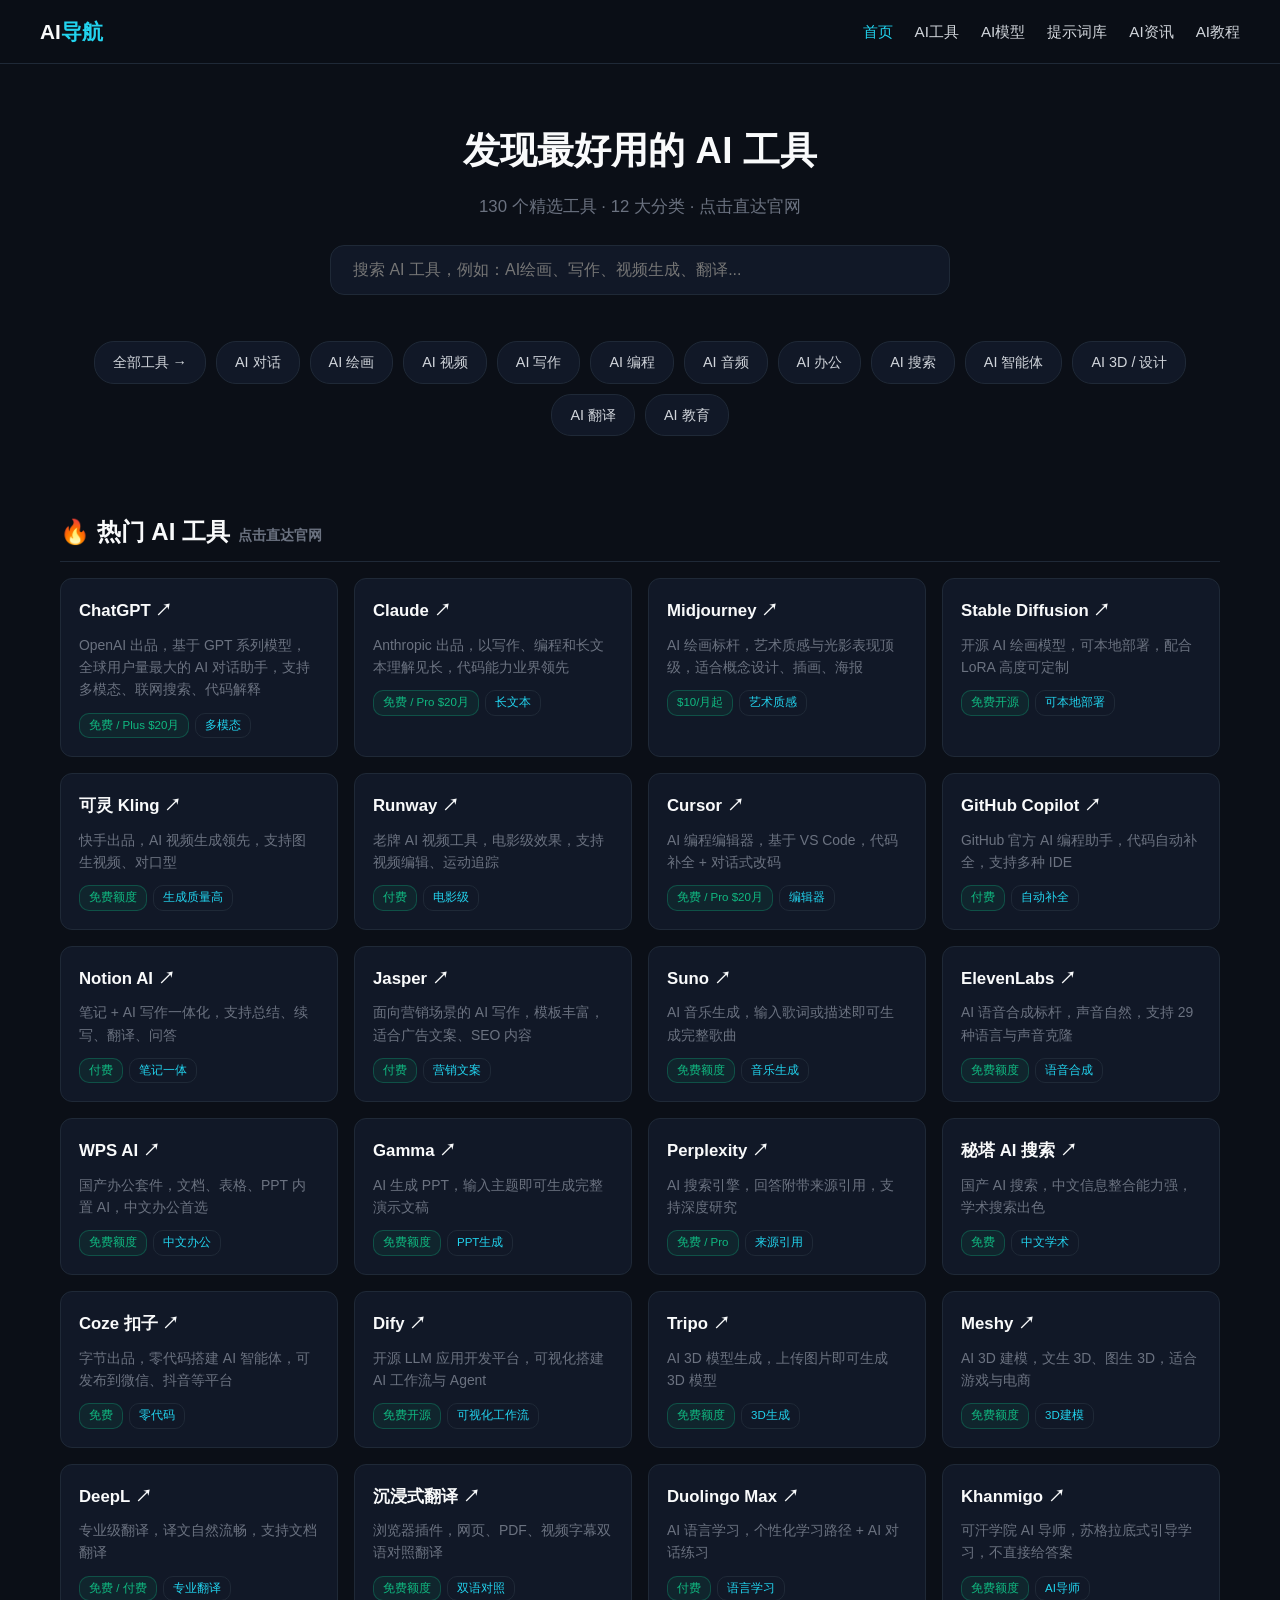
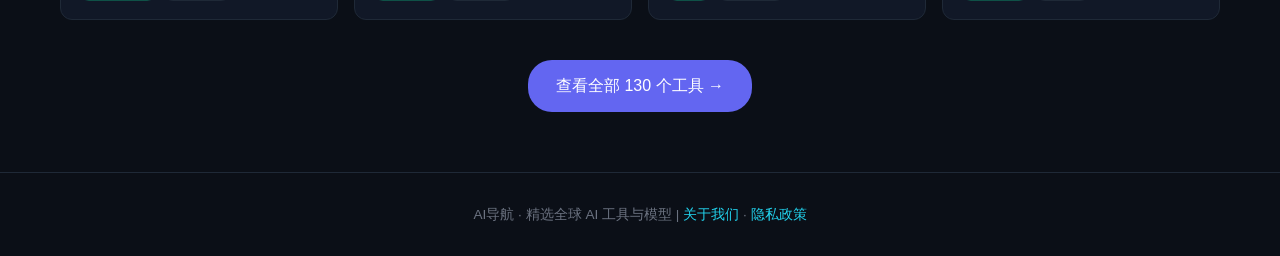
<file: index.html>
<!DOCTYPE html>
<html lang="zh-CN">
<head>
<meta charset="UTF-8">
<meta name="viewport" content="width=device-width, initial-scale=1.0">
<title>AI导航 - AI工具大全 | AI模型合集 | 提示词库 | AI资讯教程</title>
<meta name="description" content="最全的AI导航站：130个精选AI工具（点击直达官网）、AI大模型合集、专业提示词库、最新AI资讯与免费教程。找AI工具，上AI导航。">
<meta name="keywords" content="AI导航,AI工具,AI工具合集,AI模型,提示词库,ChatGPT,AI绘画,AI视频,AI写作">
<link rel="stylesheet" href="css/style.css">
<!-- Google tag (gtag.js) -->
<script async src="https://www.googletagmanager.com/gtag/js?id=G-CKG54MLKJB"></script>
<script>
  window.dataLayer = window.dataLayer || [];
  function gtag(){dataLayer.push(arguments);}
  gtag('js', new Date());
  gtag('config', 'G-CKG54MLKJB');
</script>
</head>
<body>
<header>
  <div class="container nav">
    <div class="logo">AI<span>导航</span></div>
    <nav class="nav-links">
      <a href="index.html" class="active">首页</a>
      <a href="tools.html">AI工具</a>
      <a href="models.html">AI模型</a>
      <a href="prompts.html">提示词库</a>
      <a href="news.html">AI资讯</a>
      <a href="learn.html">AI教程</a>
    </nav>
  </div>
</header>
<main class="container">

  <div class="hero">
    <h1>发现最好用的 AI 工具</h1>
    <p>130 个精选工具 · 12 大分类 · 点击直达官网</p>
    <div class="search-box">
      <input type="text" id="searchInput" placeholder="搜索 AI 工具，例如：AI绘画、写作、视频生成、翻译...">
    </div>
  </div>

  <div class="cats">
    <a class="cat-btn" href="tools.html">全部工具 →</a>
    <a class="cat-btn" href="tools.html#chat">AI 对话</a>
    <a class="cat-btn" href="tools.html#image">AI 绘画</a>
    <a class="cat-btn" href="tools.html#video">AI 视频</a>
    <a class="cat-btn" href="tools.html#write">AI 写作</a>
    <a class="cat-btn" href="tools.html#code">AI 编程</a>
    <a class="cat-btn" href="tools.html#audio">AI 音频</a>
    <a class="cat-btn" href="tools.html#office">AI 办公</a>
    <a class="cat-btn" href="tools.html#search">AI 搜索</a>
    <a class="cat-btn" href="tools.html#agent">AI 智能体</a>
    <a class="cat-btn" href="tools.html#design3d">AI 3D / 设计</a>
    <a class="cat-btn" href="tools.html#translate">AI 翻译</a>
    <a class="cat-btn" href="tools.html#edu">AI 教育</a>
  </div>

  <h2 class="section-title">🔥 热门 AI 工具<small>点击直达官网</small></h2>
  <div class="grid">
    <a class="card" data-cat="chat" href="https://chatgpt.com" target="_blank" rel="noopener">
      <h3>ChatGPT ↗</h3>
      <p class="desc">OpenAI 出品，基于 GPT 系列模型，全球用户量最大的 AI 对话助手，支持多模态、联网搜索、代码解释</p>
      <div class="meta">
        <span class="price">免费 / Plus $20月</span>
        <span class="tag">多模态</span>
      </div>
    </a>
    <a class="card" data-cat="chat" href="https://claude.ai" target="_blank" rel="noopener">
      <h3>Claude ↗</h3>
      <p class="desc">Anthropic 出品，以写作、编程和长文本理解见长，代码能力业界领先</p>
      <div class="meta">
        <span class="price">免费 / Pro $20月</span>
        <span class="tag">长文本</span>
      </div>
    </a>
    <a class="card" data-cat="image" href="https://www.midjourney.com" target="_blank" rel="noopener">
      <h3>Midjourney ↗</h3>
      <p class="desc">AI 绘画标杆，艺术质感与光影表现顶级，适合概念设计、插画、海报</p>
      <div class="meta">
        <span class="price">$10/月起</span>
        <span class="tag">艺术质感</span>
      </div>
    </a>
    <a class="card" data-cat="image" href="https://stability.ai" target="_blank" rel="noopener">
      <h3>Stable Diffusion ↗</h3>
      <p class="desc">开源 AI 绘画模型，可本地部署，配合 LoRA 高度可定制</p>
      <div class="meta">
        <span class="price">免费开源</span>
        <span class="tag">可本地部署</span>
      </div>
    </a>
    <a class="card" data-cat="video" href="https://kling.kuaishou.com" target="_blank" rel="noopener">
      <h3>可灵 Kling ↗</h3>
      <p class="desc">快手出品，AI 视频生成领先，支持图生视频、对口型</p>
      <div class="meta">
        <span class="price">免费额度</span>
        <span class="tag">生成质量高</span>
      </div>
    </a>
    <a class="card" data-cat="video" href="https://runwayml.com" target="_blank" rel="noopener">
      <h3>Runway ↗</h3>
      <p class="desc">老牌 AI 视频工具，电影级效果，支持视频编辑、运动追踪</p>
      <div class="meta">
        <span class="price">付费</span>
        <span class="tag">电影级</span>
      </div>
    </a>
    <a class="card" data-cat="code" href="https://cursor.com" target="_blank" rel="noopener">
      <h3>Cursor ↗</h3>
      <p class="desc">AI 编程编辑器，基于 VS Code，代码补全 + 对话式改码</p>
      <div class="meta">
        <span class="price">免费 / Pro $20月</span>
        <span class="tag">编辑器</span>
      </div>
    </a>
    <a class="card" data-cat="code" href="https://github.com/features/copilot" target="_blank" rel="noopener">
      <h3>GitHub Copilot ↗</h3>
      <p class="desc">GitHub 官方 AI 编程助手，代码自动补全，支持多种 IDE</p>
      <div class="meta">
        <span class="price">付费</span>
        <span class="tag">自动补全</span>
      </div>
    </a>
    <a class="card" data-cat="write" href="https://www.notion.so" target="_blank" rel="noopener">
      <h3>Notion AI ↗</h3>
      <p class="desc">笔记 + AI 写作一体化，支持总结、续写、翻译、问答</p>
      <div class="meta">
        <span class="price">付费</span>
        <span class="tag">笔记一体</span>
      </div>
    </a>
    <a class="card" data-cat="write" href="https://www.jasper.ai" target="_blank" rel="noopener">
      <h3>Jasper ↗</h3>
      <p class="desc">面向营销场景的 AI 写作，模板丰富，适合广告文案、SEO 内容</p>
      <div class="meta">
        <span class="price">付费</span>
        <span class="tag">营销文案</span>
      </div>
    </a>
    <a class="card" data-cat="audio" href="https://suno.com" target="_blank" rel="noopener">
      <h3>Suno ↗</h3>
      <p class="desc">AI 音乐生成，输入歌词或描述即可生成完整歌曲</p>
      <div class="meta">
        <span class="price">免费额度</span>
        <span class="tag">音乐生成</span>
      </div>
    </a>
    <a class="card" data-cat="audio" href="https://elevenlabs.io" target="_blank" rel="noopener">
      <h3>ElevenLabs ↗</h3>
      <p class="desc">AI 语音合成标杆，声音自然，支持 29 种语言与声音克隆</p>
      <div class="meta">
        <span class="price">免费额度</span>
        <span class="tag">语音合成</span>
      </div>
    </a>
    <a class="card" data-cat="office" href="https://www.wps.cn" target="_blank" rel="noopener">
      <h3>WPS AI ↗</h3>
      <p class="desc">国产办公套件，文档、表格、PPT 内置 AI，中文办公首选</p>
      <div class="meta">
        <span class="price">免费额度</span>
        <span class="tag">中文办公</span>
      </div>
    </a>
    <a class="card" data-cat="office" href="https://gamma.app" target="_blank" rel="noopener">
      <h3>Gamma ↗</h3>
      <p class="desc">AI 生成 PPT，输入主题即可生成完整演示文稿</p>
      <div class="meta">
        <span class="price">免费额度</span>
        <span class="tag">PPT生成</span>
      </div>
    </a>
    <a class="card" data-cat="search" href="https://www.perplexity.ai" target="_blank" rel="noopener">
      <h3>Perplexity ↗</h3>
      <p class="desc">AI 搜索引擎，回答附带来源引用，支持深度研究</p>
      <div class="meta">
        <span class="price">免费 / Pro</span>
        <span class="tag">来源引用</span>
      </div>
    </a>
    <a class="card" data-cat="search" href="https://metaso.cn" target="_blank" rel="noopener">
      <h3>秘塔 AI 搜索 ↗</h3>
      <p class="desc">国产 AI 搜索，中文信息整合能力强，学术搜索出色</p>
      <div class="meta">
        <span class="price">免费</span>
        <span class="tag">中文学术</span>
      </div>
    </a>
    <a class="card" data-cat="agent" href="https://www.coze.cn" target="_blank" rel="noopener">
      <h3>Coze 扣子 ↗</h3>
      <p class="desc">字节出品，零代码搭建 AI 智能体，可发布到微信、抖音等平台</p>
      <div class="meta">
        <span class="price">免费</span>
        <span class="tag">零代码</span>
      </div>
    </a>
    <a class="card" data-cat="agent" href="https://dify.ai" target="_blank" rel="noopener">
      <h3>Dify ↗</h3>
      <p class="desc">开源 LLM 应用开发平台，可视化搭建 AI 工作流与 Agent</p>
      <div class="meta">
        <span class="price">免费开源</span>
        <span class="tag">可视化工作流</span>
      </div>
    </a>
    <a class="card" data-cat="design3d" href="https://www.tripo3d.ai" target="_blank" rel="noopener">
      <h3>Tripo ↗</h3>
      <p class="desc">AI 3D 模型生成，上传图片即可生成 3D 模型</p>
      <div class="meta">
        <span class="price">免费额度</span>
        <span class="tag">3D生成</span>
      </div>
    </a>
    <a class="card" data-cat="design3d" href="https://www.meshy.ai" target="_blank" rel="noopener">
      <h3>Meshy ↗</h3>
      <p class="desc">AI 3D 建模，文生 3D、图生 3D，适合游戏与电商</p>
      <div class="meta">
        <span class="price">免费额度</span>
        <span class="tag">3D建模</span>
      </div>
    </a>
    <a class="card" data-cat="translate" href="https://www.deepl.com" target="_blank" rel="noopener">
      <h3>DeepL ↗</h3>
      <p class="desc">专业级翻译，译文自然流畅，支持文档翻译</p>
      <div class="meta">
        <span class="price">免费 / 付费</span>
        <span class="tag">专业翻译</span>
      </div>
    </a>
    <a class="card" data-cat="translate" href="https://immersivetranslate.com" target="_blank" rel="noopener">
      <h3>沉浸式翻译 ↗</h3>
      <p class="desc">浏览器插件，网页、PDF、视频字幕双语对照翻译</p>
      <div class="meta">
        <span class="price">免费额度</span>
        <span class="tag">双语对照</span>
      </div>
    </a>
    <a class="card" data-cat="edu" href="https://www.duolingo.com" target="_blank" rel="noopener">
      <h3>Duolingo Max ↗</h3>
      <p class="desc">AI 语言学习，个性化学习路径 + AI 对话练习</p>
      <div class="meta">
        <span class="price">付费</span>
        <span class="tag">语言学习</span>
      </div>
    </a>
    <a class="card" data-cat="edu" href="https://www.khanmigo.ai" target="_blank" rel="noopener">
      <h3>Khanmigo ↗</h3>
      <p class="desc">可汗学院 AI 导师，苏格拉底式引导学习，不直接给答案</p>
      <div class="meta">
        <span class="price">免费额度</span>
        <span class="tag">AI导师</span>
      </div>
    </a>
  </div>

  <div style="text-align:center; margin:40px 0;">
    <a href="tools.html" style="display:inline-block; background:var(--accent); color:#fff; padding:12px 28px; border-radius:24px; font-size:1em;">查看全部 130 个工具 →</a>
  </div>

</main>
<footer>
  <div class="container">
    <p>AI导航 · 精选全球 AI 工具与模型 | <a href="about.html">关于我们</a> · <a href="privacy.html">隐私政策</a></p>
  </div>
</footer>
<script src="js/main.js"></script>
</body>
</html>
</file>
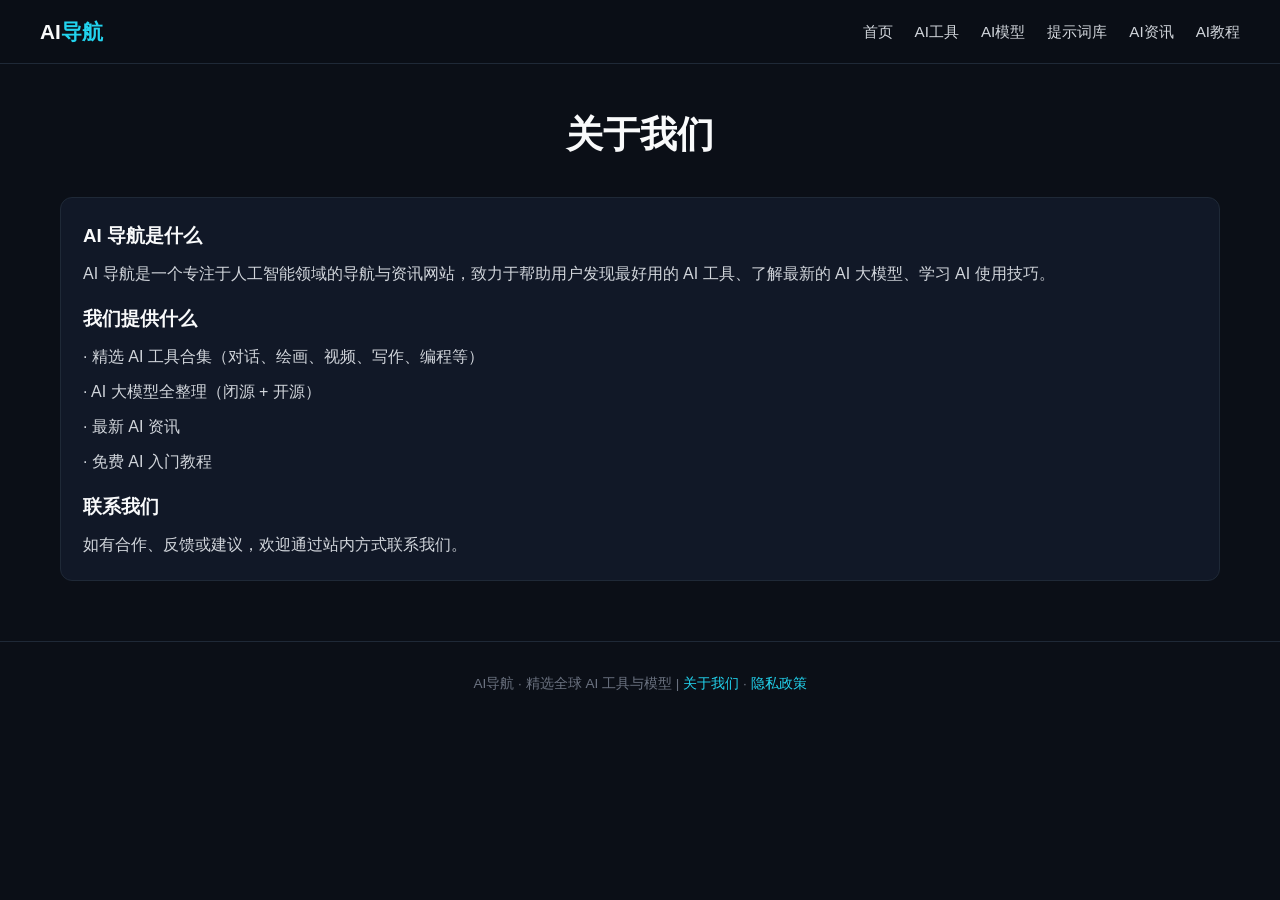
<file: about.html>
<!DOCTYPE html>
<html lang="zh-CN">
<head>
<meta charset="UTF-8">
<meta name="viewport" content="width=device-width, initial-scale=1.0">
<title>关于我们 - AI导航</title>
<link rel="stylesheet" href="css/style.css">
<!-- Google tag (gtag.js) -->
<script async src="https://www.googletagmanager.com/gtag/js?id=G-CKG54MLKJB"></script>
<script>
  window.dataLayer = window.dataLayer || [];
  function gtag(){dataLayer.push(arguments);}
  gtag('js', new Date());
  gtag('config', 'G-CKG54MLKJB');
</script>
</head>
<body>
<header>
  <div class="container nav">
    <div class="logo">AI<span>导航</span></div>
    <nav class="nav-links">
      <a href="index.html">首页</a>
      <a href="tools.html">AI工具</a>
      <a href="models.html">AI模型</a>
      <a href="prompts.html">提示词库</a>
      <a href="news.html">AI资讯</a>
      <a href="learn.html">AI教程</a>
    </nav>
  </div>
</header>
<main class="container">
  <div class="hero" style="padding:40px 0 20px;">
    <h1>关于我们</h1>
  </div>
  <div class="article">
    <h3>AI 导航是什么</h3>
    <p>AI 导航是一个专注于人工智能领域的导航与资讯网站，致力于帮助用户发现最好用的 AI 工具、了解最新的 AI 大模型、学习 AI 使用技巧。</p>
    <h3 style="margin-top:16px;">我们提供什么</h3>
    <p>· 精选 AI 工具合集（对话、绘画、视频、写作、编程等）</p>
    <p>· AI 大模型全整理（闭源 + 开源）</p>
    <p>· 最新 AI 资讯</p>
    <p>· 免费 AI 入门教程</p>
    <h3 style="margin-top:16px;">联系我们</h3>
    <p>如有合作、反馈或建议，欢迎通过站内方式联系我们。</p>
  </div>
</main>
<footer>
  <div class="container">
    <p>AI导航 · 精选全球 AI 工具与模型 | <a href="about.html">关于我们</a> · <a href="privacy.html">隐私政策</a></p>
  </div>
</footer>
</body>
</html>
</file>
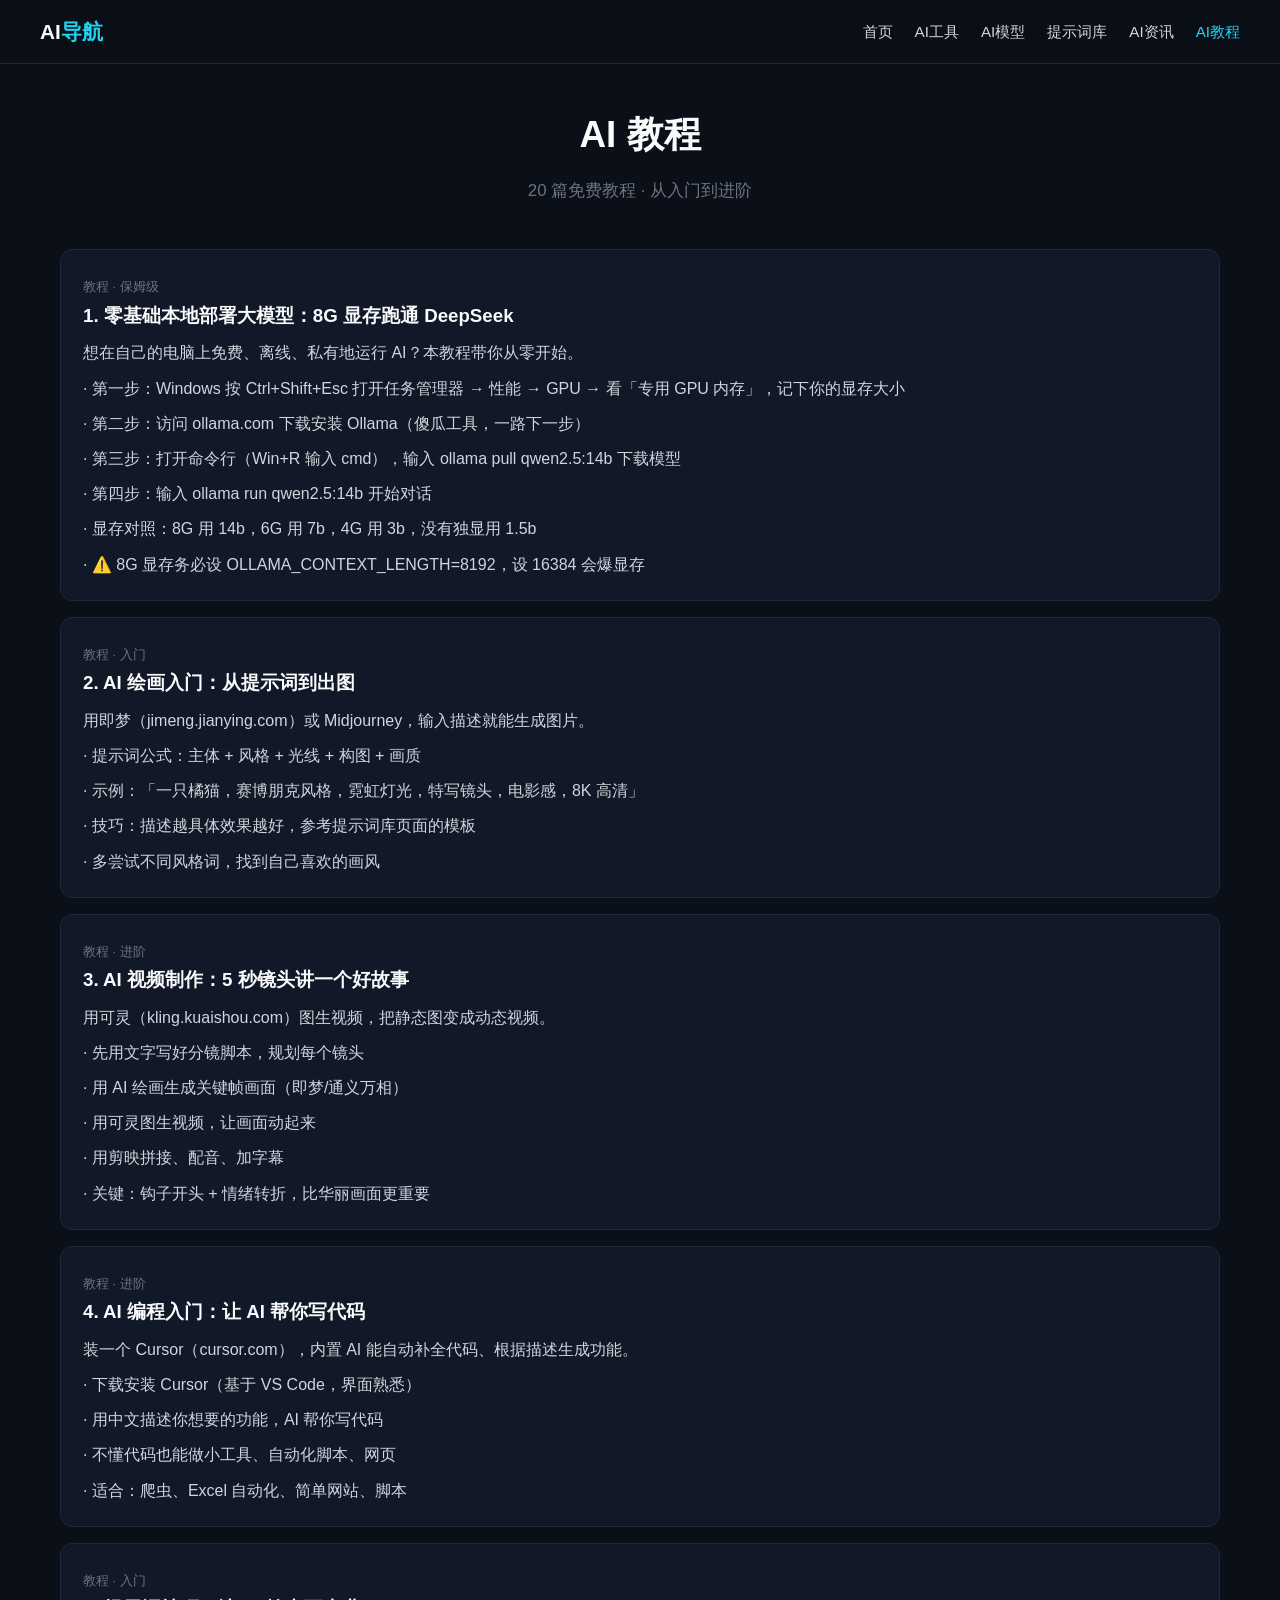
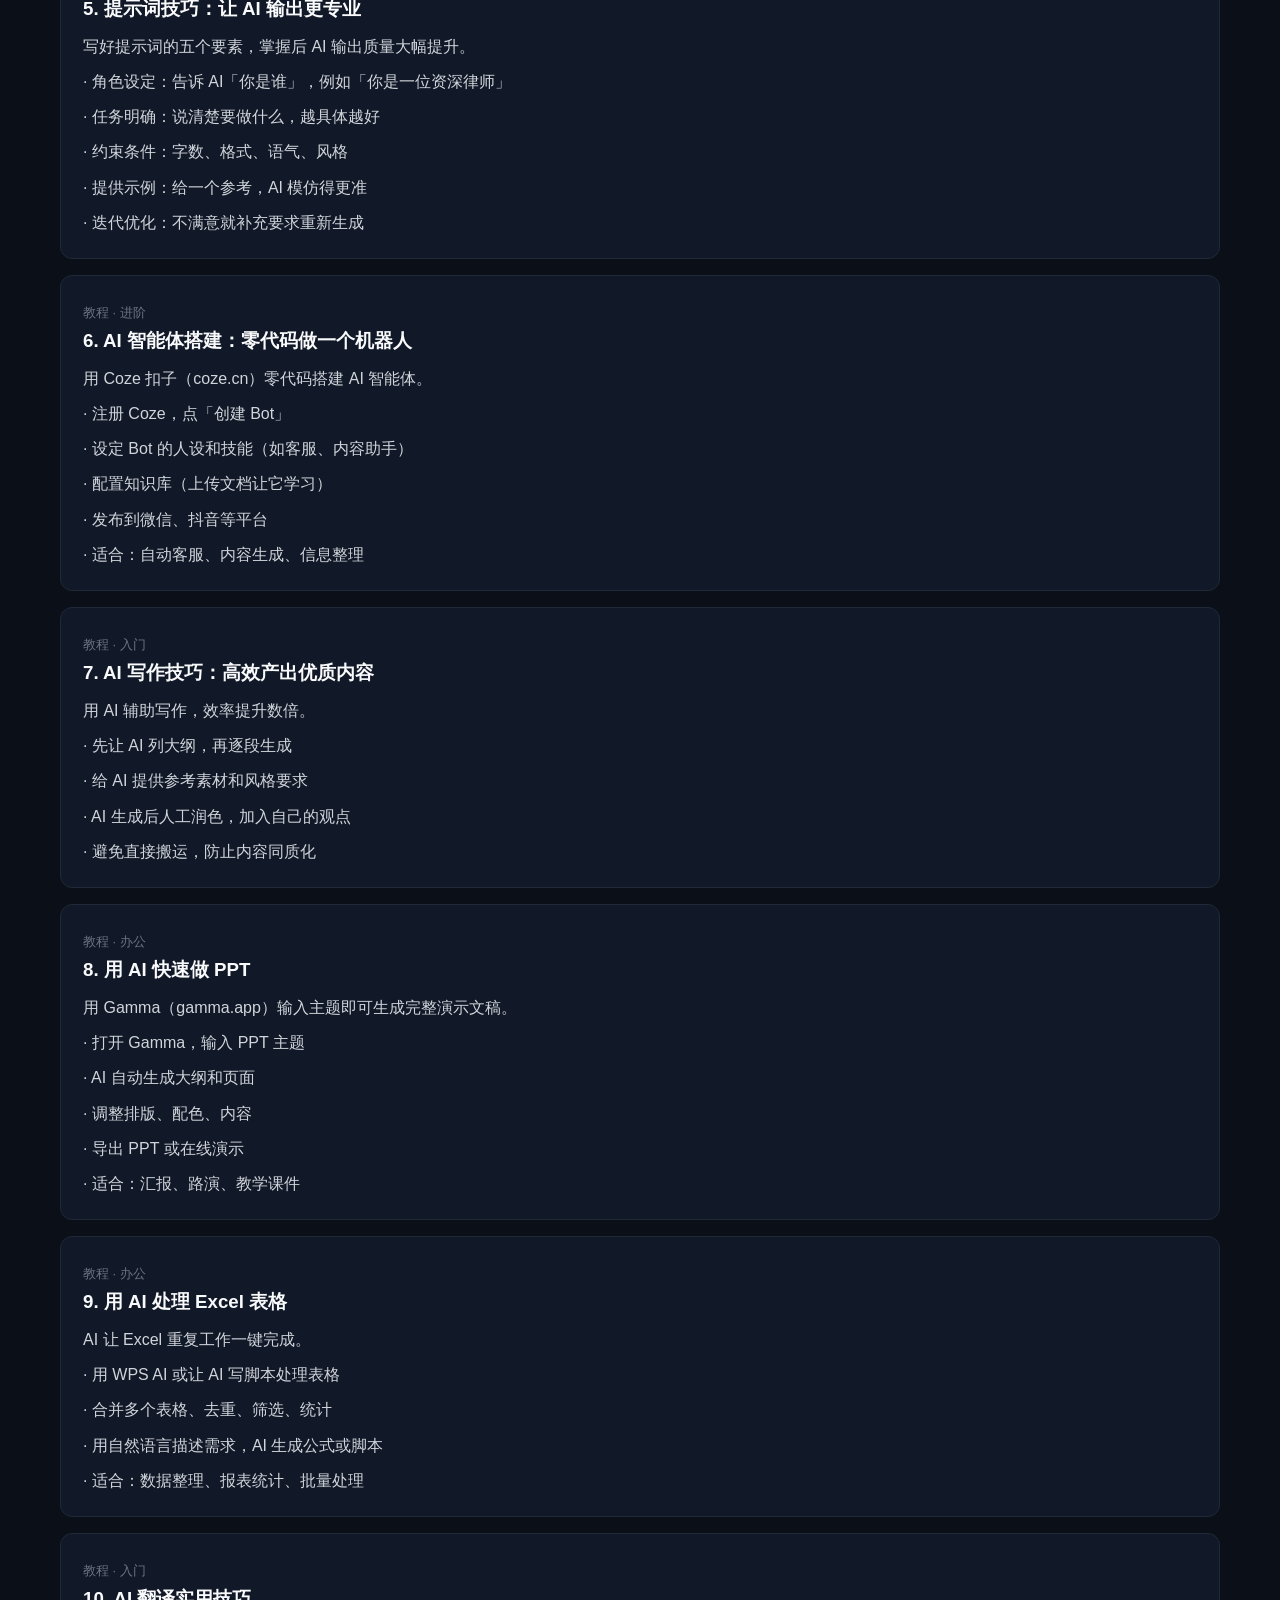
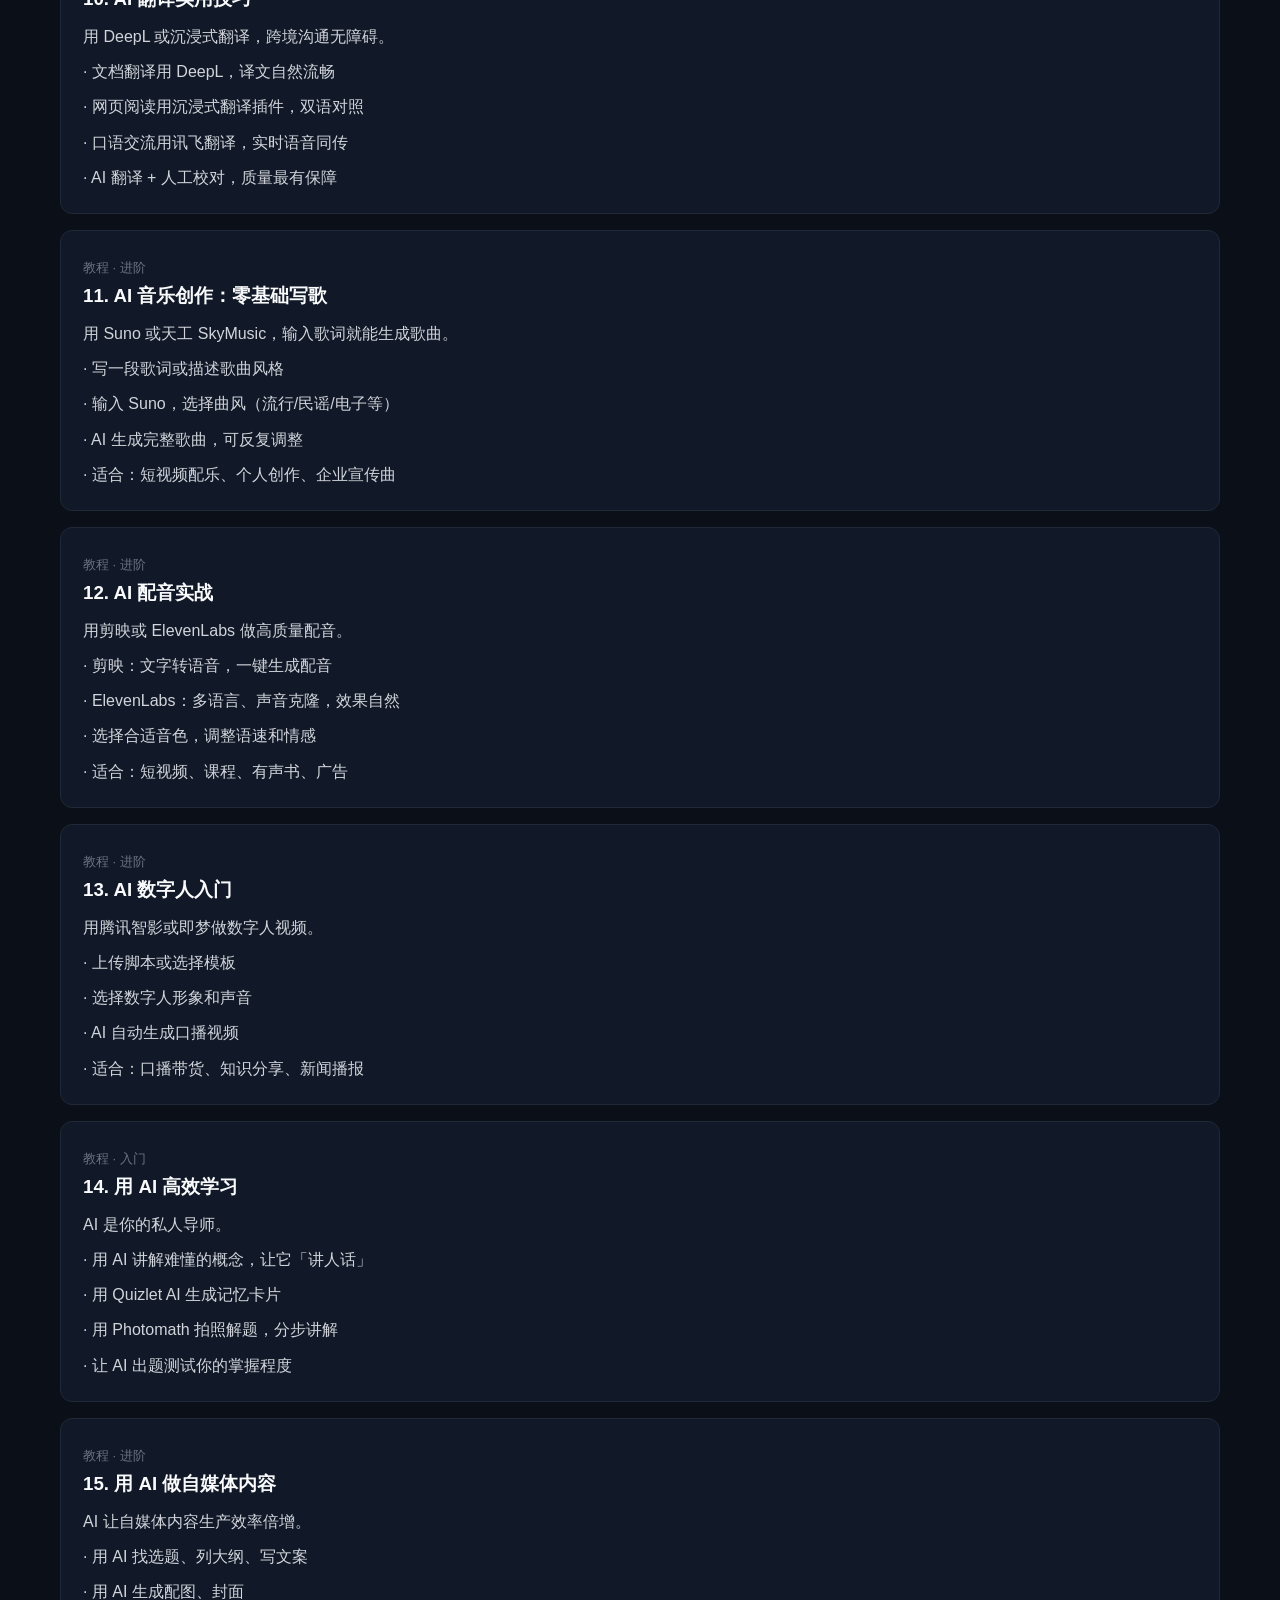
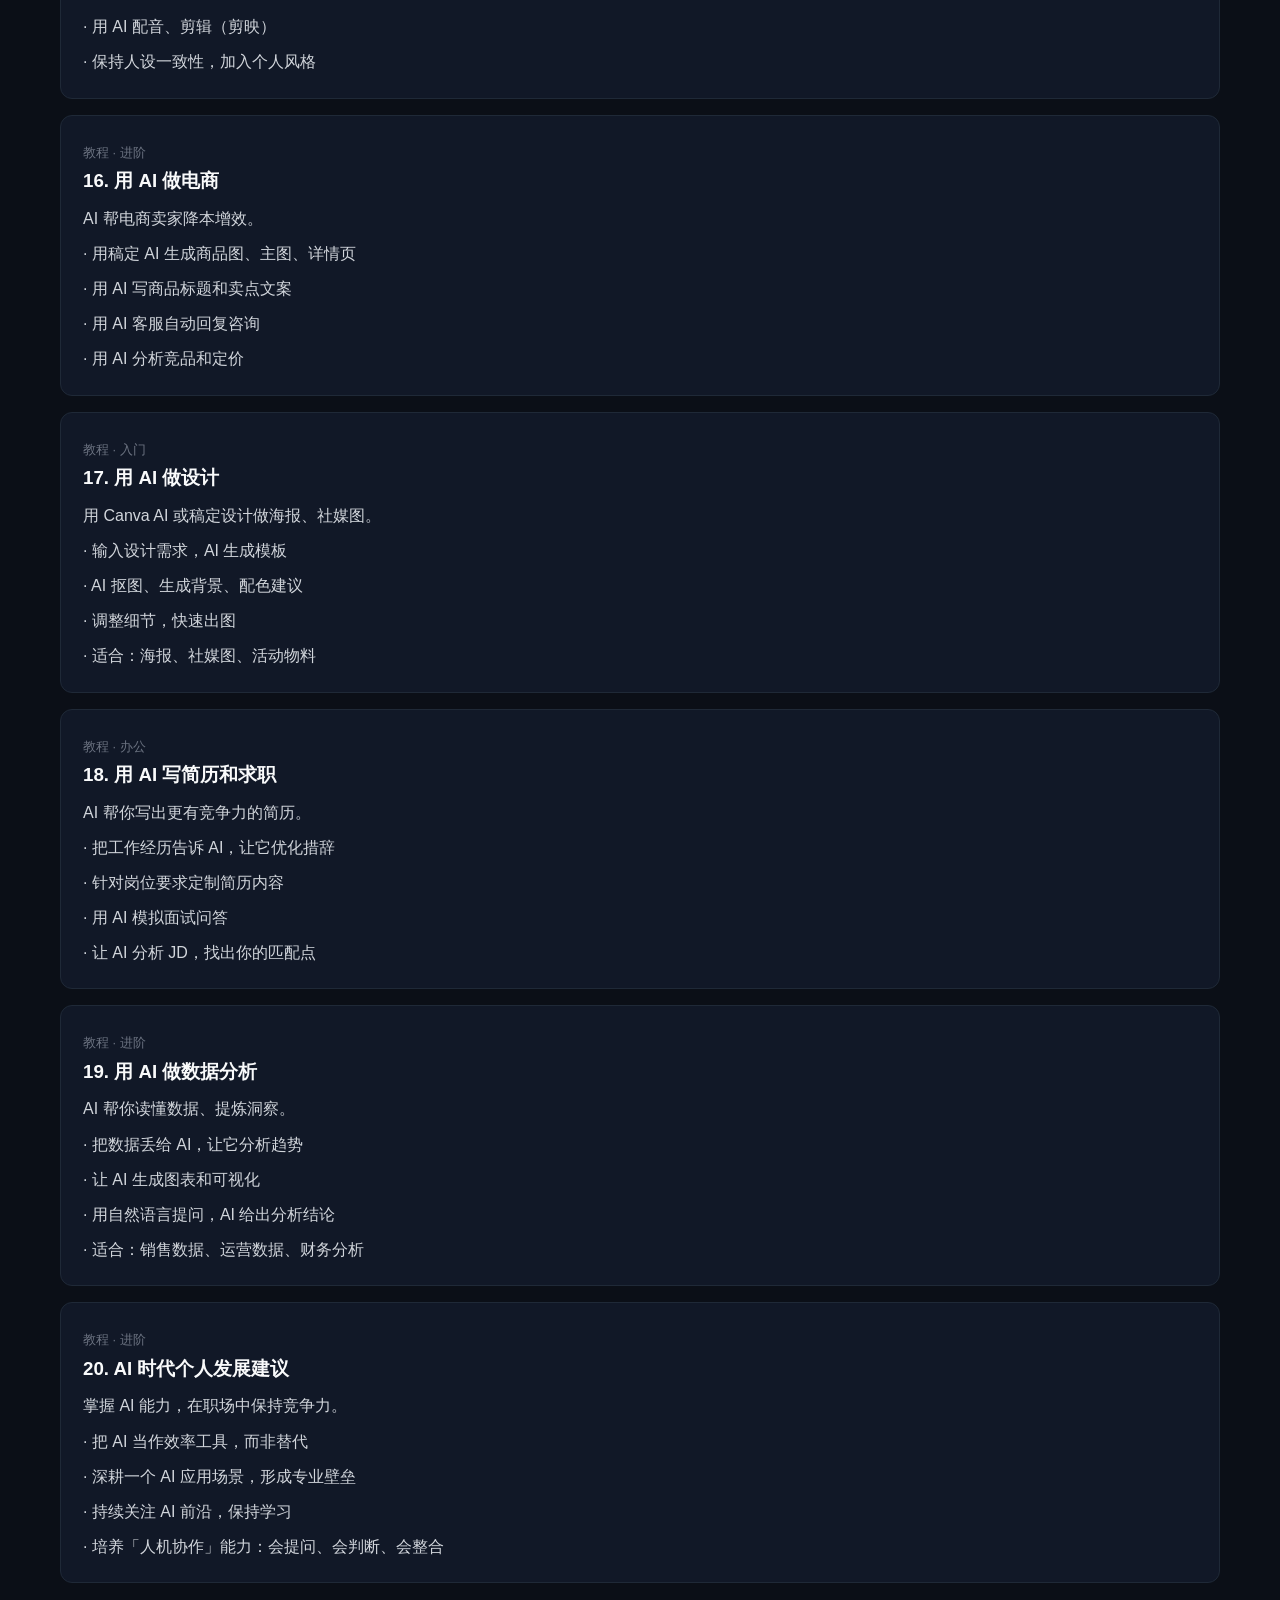
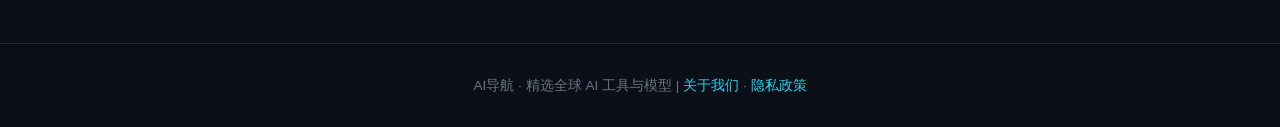
<file: learn.html>
<!DOCTYPE html>
<html lang="zh-CN">
<head>
<meta charset="UTF-8">
<meta name="viewport" content="width=device-width, initial-scale=1.0">
<title>AI教程大全 - 20篇免费AI入门到进阶教程 | AI导航</title>
<meta name="description" content="免费AI教程合集：本地部署、AI绘画、AI视频、AI编程、AI写作、AI办公、AI智能体等20篇保姆级教程，从零开始学AI。">
<meta name="keywords" content="AI教程,本地部署,AI绘画教程,AI视频教程,AI编程,AI写作,提示词技巧,AI入门">
<link rel="stylesheet" href="css/style.css">
<!-- Google tag (gtag.js) -->
<script async src="https://www.googletagmanager.com/gtag/js?id=G-CKG54MLKJB"></script>
<script>
  window.dataLayer = window.dataLayer || [];
  function gtag(){dataLayer.push(arguments);}
  gtag('js', new Date());
  gtag('config', 'G-CKG54MLKJB');
</script>
</head>
<body>
<header>
  <div class="container nav">
    <div class="logo">AI<span>导航</span></div>
    <nav class="nav-links">
      <a href="index.html">首页</a>
      <a href="tools.html">AI工具</a>
      <a href="models.html">AI模型</a>
      <a href="prompts.html">提示词库</a>
      <a href="news.html">AI资讯</a>
      <a href="learn.html" class="active">AI教程</a>
    </nav>
  </div>
</header>
<main class="container">
  <div class="hero" style="padding:40px 0 20px;">
    <h1>AI 教程</h1>
    <p>20 篇免费教程 · 从入门到进阶</p>
  </div>
  <div class="article">
    <span class="date">教程 · 保姆级</span>
    <h3>1. 零基础本地部署大模型：8G 显存跑通 DeepSeek</h3>
    <p>想在自己的电脑上免费、离线、私有地运行 AI？本教程带你从零开始。</p>
<p>· 第一步：Windows 按 Ctrl+Shift+Esc 打开任务管理器 → 性能 → GPU → 看「专用 GPU 内存」，记下你的显存大小</p><p>· 第二步：访问 ollama.com 下载安装 Ollama（傻瓜工具，一路下一步）</p><p>· 第三步：打开命令行（Win+R 输入 cmd），输入 ollama pull qwen2.5:14b 下载模型</p><p>· 第四步：输入 ollama run qwen2.5:14b 开始对话</p><p>· 显存对照：8G 用 14b，6G 用 7b，4G 用 3b，没有独显用 1.5b</p><p>· ⚠️ 8G 显存务必设 OLLAMA_CONTEXT_LENGTH=8192，设 16384 会爆显存</p>
  </div>
  <div class="article">
    <span class="date">教程 · 入门</span>
    <h3>2. AI 绘画入门：从提示词到出图</h3>
    <p>用即梦（jimeng.jianying.com）或 Midjourney，输入描述就能生成图片。</p>
<p>· 提示词公式：主体 + 风格 + 光线 + 构图 + 画质</p><p>· 示例：「一只橘猫，赛博朋克风格，霓虹灯光，特写镜头，电影感，8K 高清」</p><p>· 技巧：描述越具体效果越好，参考提示词库页面的模板</p><p>· 多尝试不同风格词，找到自己喜欢的画风</p>
  </div>
  <div class="article">
    <span class="date">教程 · 进阶</span>
    <h3>3. AI 视频制作：5 秒镜头讲一个好故事</h3>
    <p>用可灵（kling.kuaishou.com）图生视频，把静态图变成动态视频。</p>
<p>· 先用文字写好分镜脚本，规划每个镜头</p><p>· 用 AI 绘画生成关键帧画面（即梦/通义万相）</p><p>· 用可灵图生视频，让画面动起来</p><p>· 用剪映拼接、配音、加字幕</p><p>· 关键：钩子开头 + 情绪转折，比华丽画面更重要</p>
  </div>
  <div class="article">
    <span class="date">教程 · 进阶</span>
    <h3>4. AI 编程入门：让 AI 帮你写代码</h3>
    <p>装一个 Cursor（cursor.com），内置 AI 能自动补全代码、根据描述生成功能。</p>
<p>· 下载安装 Cursor（基于 VS Code，界面熟悉）</p><p>· 用中文描述你想要的功能，AI 帮你写代码</p><p>· 不懂代码也能做小工具、自动化脚本、网页</p><p>· 适合：爬虫、Excel 自动化、简单网站、脚本</p>
  </div>
  <div class="article">
    <span class="date">教程 · 入门</span>
    <h3>5. 提示词技巧：让 AI 输出更专业</h3>
    <p>写好提示词的五个要素，掌握后 AI 输出质量大幅提升。</p>
<p>· 角色设定：告诉 AI「你是谁」，例如「你是一位资深律师」</p><p>· 任务明确：说清楚要做什么，越具体越好</p><p>· 约束条件：字数、格式、语气、风格</p><p>· 提供示例：给一个参考，AI 模仿得更准</p><p>· 迭代优化：不满意就补充要求重新生成</p>
  </div>
  <div class="article">
    <span class="date">教程 · 进阶</span>
    <h3>6. AI 智能体搭建：零代码做一个机器人</h3>
    <p>用 Coze 扣子（coze.cn）零代码搭建 AI 智能体。</p>
<p>· 注册 Coze，点「创建 Bot」</p><p>· 设定 Bot 的人设和技能（如客服、内容助手）</p><p>· 配置知识库（上传文档让它学习）</p><p>· 发布到微信、抖音等平台</p><p>· 适合：自动客服、内容生成、信息整理</p>
  </div>
  <div class="article">
    <span class="date">教程 · 入门</span>
    <h3>7. AI 写作技巧：高效产出优质内容</h3>
    <p>用 AI 辅助写作，效率提升数倍。</p>
<p>· 先让 AI 列大纲，再逐段生成</p><p>· 给 AI 提供参考素材和风格要求</p><p>· AI 生成后人工润色，加入自己的观点</p><p>· 避免直接搬运，防止内容同质化</p>
  </div>
  <div class="article">
    <span class="date">教程 · 办公</span>
    <h3>8. 用 AI 快速做 PPT</h3>
    <p>用 Gamma（gamma.app）输入主题即可生成完整演示文稿。</p>
<p>· 打开 Gamma，输入 PPT 主题</p><p>· AI 自动生成大纲和页面</p><p>· 调整排版、配色、内容</p><p>· 导出 PPT 或在线演示</p><p>· 适合：汇报、路演、教学课件</p>
  </div>
  <div class="article">
    <span class="date">教程 · 办公</span>
    <h3>9. 用 AI 处理 Excel 表格</h3>
    <p>AI 让 Excel 重复工作一键完成。</p>
<p>· 用 WPS AI 或让 AI 写脚本处理表格</p><p>· 合并多个表格、去重、筛选、统计</p><p>· 用自然语言描述需求，AI 生成公式或脚本</p><p>· 适合：数据整理、报表统计、批量处理</p>
  </div>
  <div class="article">
    <span class="date">教程 · 入门</span>
    <h3>10. AI 翻译实用技巧</h3>
    <p>用 DeepL 或沉浸式翻译，跨境沟通无障碍。</p>
<p>· 文档翻译用 DeepL，译文自然流畅</p><p>· 网页阅读用沉浸式翻译插件，双语对照</p><p>· 口语交流用讯飞翻译，实时语音同传</p><p>· AI 翻译 + 人工校对，质量最有保障</p>
  </div>
  <div class="article">
    <span class="date">教程 · 进阶</span>
    <h3>11. AI 音乐创作：零基础写歌</h3>
    <p>用 Suno 或天工 SkyMusic，输入歌词就能生成歌曲。</p>
<p>· 写一段歌词或描述歌曲风格</p><p>· 输入 Suno，选择曲风（流行/民谣/电子等）</p><p>· AI 生成完整歌曲，可反复调整</p><p>· 适合：短视频配乐、个人创作、企业宣传曲</p>
  </div>
  <div class="article">
    <span class="date">教程 · 进阶</span>
    <h3>12. AI 配音实战</h3>
    <p>用剪映或 ElevenLabs 做高质量配音。</p>
<p>· 剪映：文字转语音，一键生成配音</p><p>· ElevenLabs：多语言、声音克隆，效果自然</p><p>· 选择合适音色，调整语速和情感</p><p>· 适合：短视频、课程、有声书、广告</p>
  </div>
  <div class="article">
    <span class="date">教程 · 进阶</span>
    <h3>13. AI 数字人入门</h3>
    <p>用腾讯智影或即梦做数字人视频。</p>
<p>· 上传脚本或选择模板</p><p>· 选择数字人形象和声音</p><p>· AI 自动生成口播视频</p><p>· 适合：口播带货、知识分享、新闻播报</p>
  </div>
  <div class="article">
    <span class="date">教程 · 入门</span>
    <h3>14. 用 AI 高效学习</h3>
    <p>AI 是你的私人导师。</p>
<p>· 用 AI 讲解难懂的概念，让它「讲人话」</p><p>· 用 Quizlet AI 生成记忆卡片</p><p>· 用 Photomath 拍照解题，分步讲解</p><p>· 让 AI 出题测试你的掌握程度</p>
  </div>
  <div class="article">
    <span class="date">教程 · 进阶</span>
    <h3>15. 用 AI 做自媒体内容</h3>
    <p>AI 让自媒体内容生产效率倍增。</p>
<p>· 用 AI 找选题、列大纲、写文案</p><p>· 用 AI 生成配图、封面</p><p>· 用 AI 配音、剪辑（剪映）</p><p>· 保持人设一致性，加入个人风格</p>
  </div>
  <div class="article">
    <span class="date">教程 · 进阶</span>
    <h3>16. 用 AI 做电商</h3>
    <p>AI 帮电商卖家降本增效。</p>
<p>· 用稿定 AI 生成商品图、主图、详情页</p><p>· 用 AI 写商品标题和卖点文案</p><p>· 用 AI 客服自动回复咨询</p><p>· 用 AI 分析竞品和定价</p>
  </div>
  <div class="article">
    <span class="date">教程 · 入门</span>
    <h3>17. 用 AI 做设计</h3>
    <p>用 Canva AI 或稿定设计做海报、社媒图。</p>
<p>· 输入设计需求，AI 生成模板</p><p>· AI 抠图、生成背景、配色建议</p><p>· 调整细节，快速出图</p><p>· 适合：海报、社媒图、活动物料</p>
  </div>
  <div class="article">
    <span class="date">教程 · 办公</span>
    <h3>18. 用 AI 写简历和求职</h3>
    <p>AI 帮你写出更有竞争力的简历。</p>
<p>· 把工作经历告诉 AI，让它优化措辞</p><p>· 针对岗位要求定制简历内容</p><p>· 用 AI 模拟面试问答</p><p>· 让 AI 分析 JD，找出你的匹配点</p>
  </div>
  <div class="article">
    <span class="date">教程 · 进阶</span>
    <h3>19. 用 AI 做数据分析</h3>
    <p>AI 帮你读懂数据、提炼洞察。</p>
<p>· 把数据丢给 AI，让它分析趋势</p><p>· 让 AI 生成图表和可视化</p><p>· 用自然语言提问，AI 给出分析结论</p><p>· 适合：销售数据、运营数据、财务分析</p>
  </div>
  <div class="article">
    <span class="date">教程 · 进阶</span>
    <h3>20. AI 时代个人发展建议</h3>
    <p>掌握 AI 能力，在职场中保持竞争力。</p>
<p>· 把 AI 当作效率工具，而非替代</p><p>· 深耕一个 AI 应用场景，形成专业壁垒</p><p>· 持续关注 AI 前沿，保持学习</p><p>· 培养「人机协作」能力：会提问、会判断、会整合</p>
  </div>

</main>
<footer>
  <div class="container">
    <p>AI导航 · 精选全球 AI 工具与模型 | <a href="about.html">关于我们</a> · <a href="privacy.html">隐私政策</a></p>
  </div>
</footer>
<script src="js/main.js"></script>
</body>
</html>
</file>
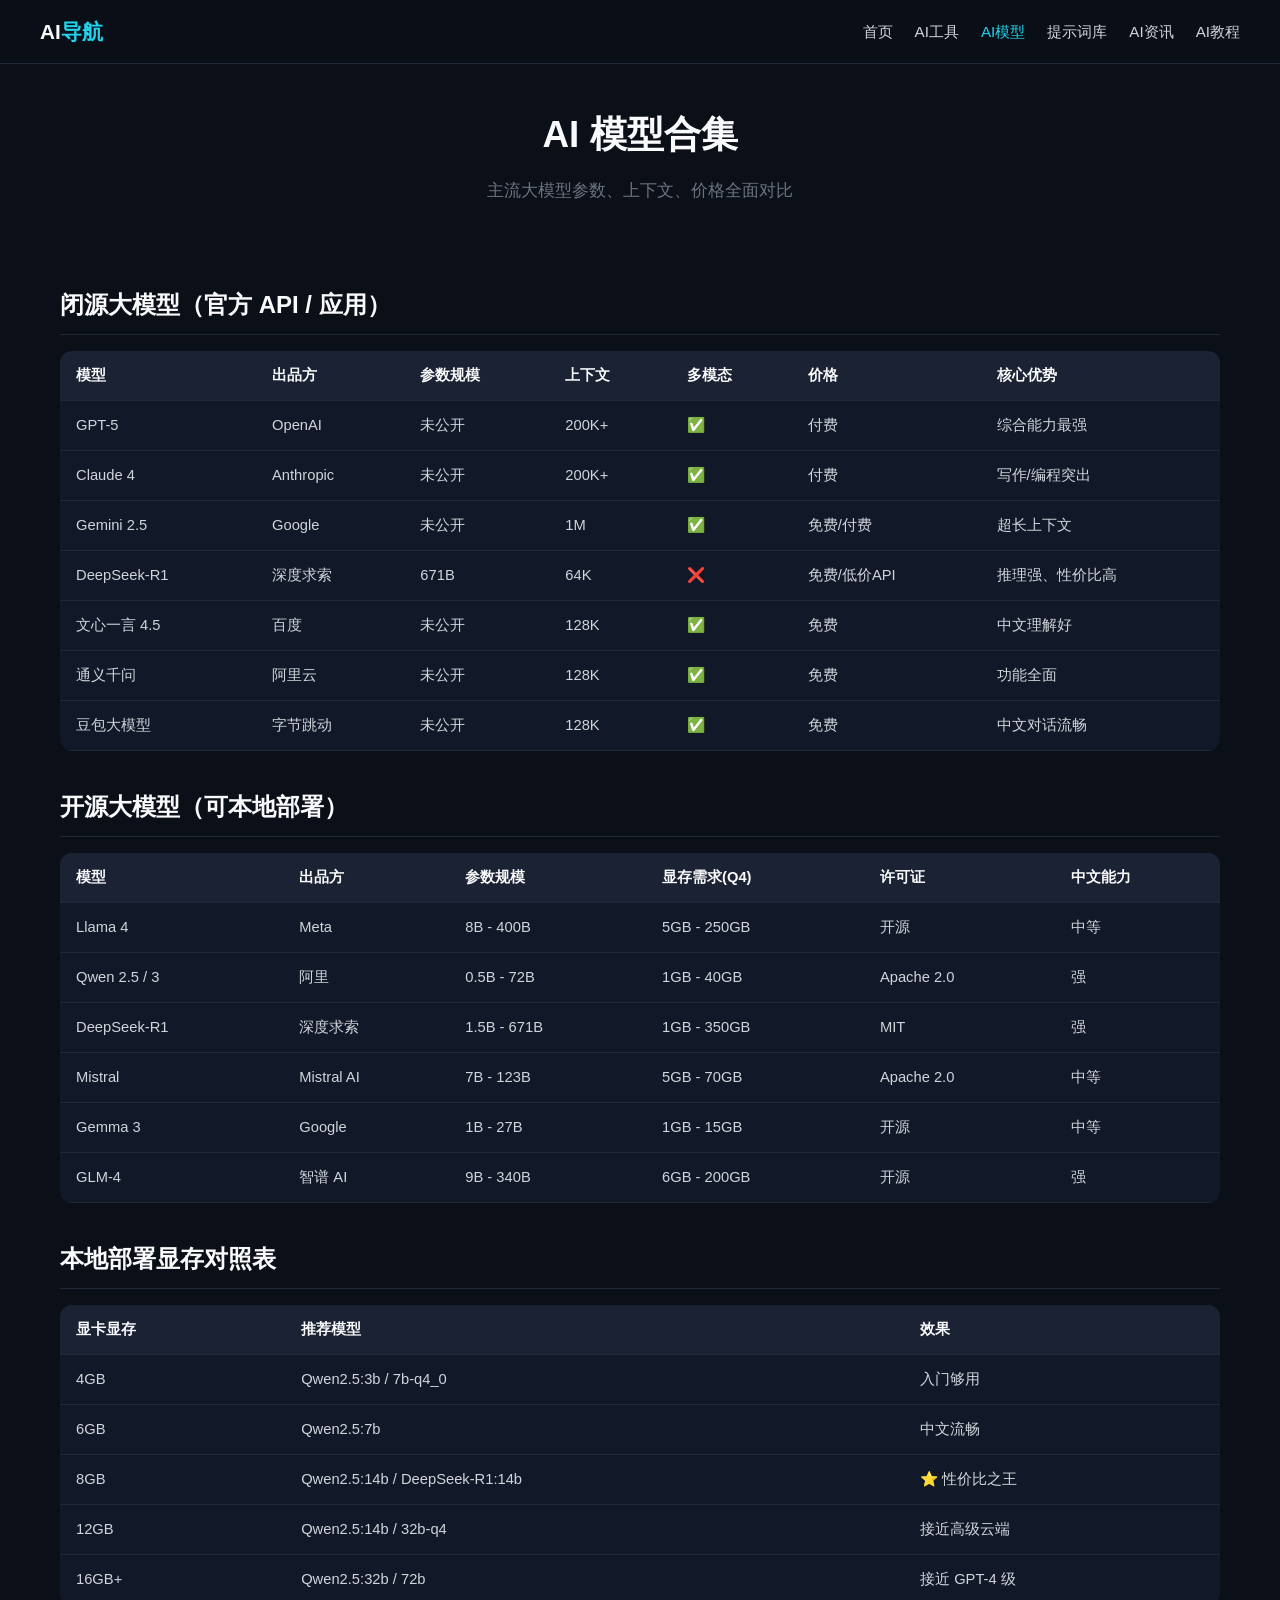
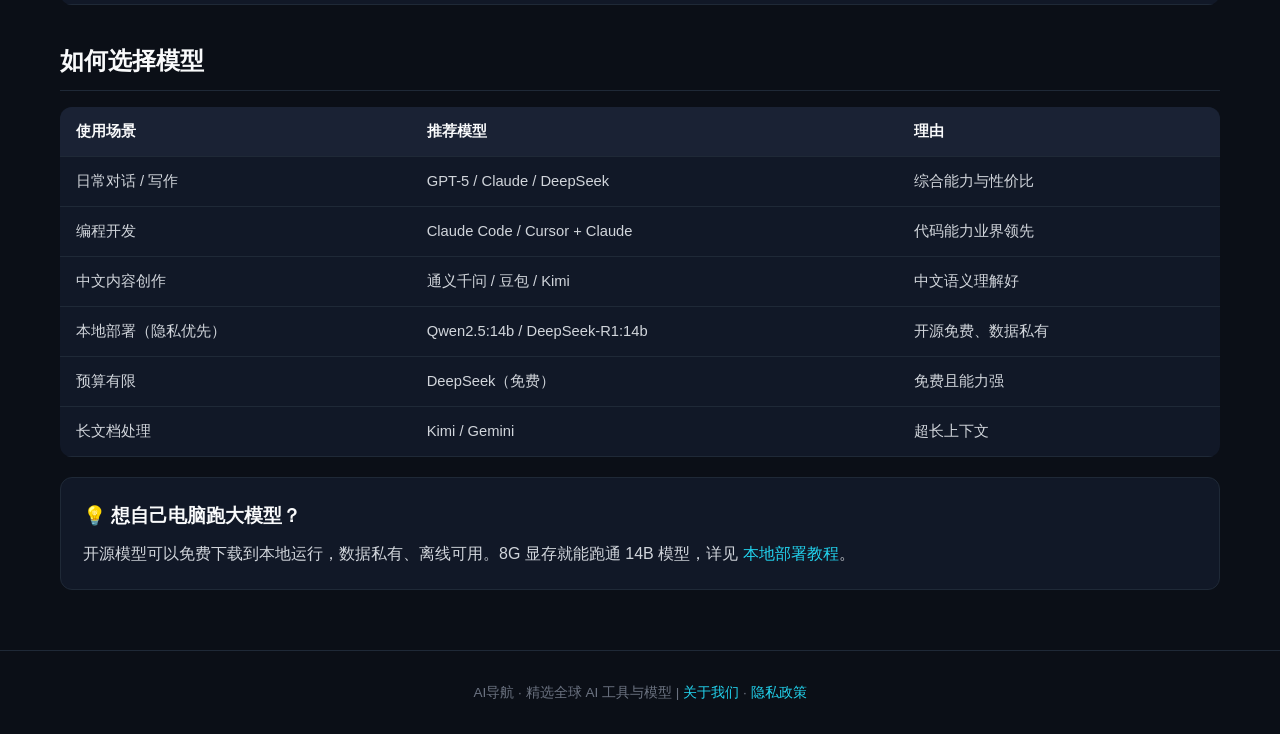
<file: models.html>
<!DOCTYPE html>
<html lang="zh-CN">
<head>
<meta charset="UTF-8">
<meta name="viewport" content="width=device-width, initial-scale=1.0">
<title>AI模型合集 2026 - 闭源大模型与开源模型参数对比 | AI导航</title>
<meta name="description" content="2026年AI大模型合集：GPT、Claude、Gemini、DeepSeek、文心一言等闭源模型，以及Llama、Qwen、Mistral等开源模型的参数、上下文、价格全对比。">
<meta name="keywords" content="AI模型,大模型,GPT,Claude,Gemini,DeepSeek,Llama,Qwen,开源模型">
<link rel="stylesheet" href="css/style.css">
<!-- Google tag (gtag.js) -->
<script async src="https://www.googletagmanager.com/gtag/js?id=G-CKG54MLKJB"></script>
<script>
  window.dataLayer = window.dataLayer || [];
  function gtag(){dataLayer.push(arguments);}
  gtag('js', new Date());
  gtag('config', 'G-CKG54MLKJB');
</script>
</head>
<body>
<header>
  <div class="container nav">
    <div class="logo">AI<span>导航</span></div>
    <nav class="nav-links">
      <a href="index.html">首页</a>
      <a href="tools.html">AI工具</a>
      <a href="models.html" class="active">AI模型</a>
      <a href="prompts.html">提示词库</a>
      <a href="news.html">AI资讯</a>
      <a href="learn.html">AI教程</a>
    </nav>
  </div>
</header>
<main class="container">
  <div class="hero" style="padding:40px 0 20px;">
    <h1>AI 模型合集</h1>
    <p>主流大模型参数、上下文、价格全面对比</p>
  </div>

  <h2 class="section-title">闭源大模型（官方 API / 应用）</h2>
  <table>
    <tr><th>模型</th><th>出品方</th><th>参数规模</th><th>上下文</th><th>多模态</th><th>价格</th><th>核心优势</th></tr>
    <tr><td>GPT-5</td><td>OpenAI</td><td>未公开</td><td>200K+</td><td>✅</td><td>付费</td><td>综合能力最强</td></tr>
    <tr><td>Claude 4</td><td>Anthropic</td><td>未公开</td><td>200K+</td><td>✅</td><td>付费</td><td>写作/编程突出</td></tr>
    <tr><td>Gemini 2.5</td><td>Google</td><td>未公开</td><td>1M</td><td>✅</td><td>免费/付费</td><td>超长上下文</td></tr>
    <tr><td>DeepSeek-R1</td><td>深度求索</td><td>671B</td><td>64K</td><td>❌</td><td>免费/低价API</td><td>推理强、性价比高</td></tr>
    <tr><td>文心一言 4.5</td><td>百度</td><td>未公开</td><td>128K</td><td>✅</td><td>免费</td><td>中文理解好</td></tr>
    <tr><td>通义千问</td><td>阿里云</td><td>未公开</td><td>128K</td><td>✅</td><td>免费</td><td>功能全面</td></tr>
    <tr><td>豆包大模型</td><td>字节跳动</td><td>未公开</td><td>128K</td><td>✅</td><td>免费</td><td>中文对话流畅</td></tr>
  </table>

  <h2 class="section-title">开源大模型（可本地部署）</h2>
  <table>
    <tr><th>模型</th><th>出品方</th><th>参数规模</th><th>显存需求(Q4)</th><th>许可证</th><th>中文能力</th></tr>
    <tr><td>Llama 4</td><td>Meta</td><td>8B - 400B</td><td>5GB - 250GB</td><td>开源</td><td>中等</td></tr>
    <tr><td>Qwen 2.5 / 3</td><td>阿里</td><td>0.5B - 72B</td><td>1GB - 40GB</td><td>Apache 2.0</td><td>强</td></tr>
    <tr><td>DeepSeek-R1</td><td>深度求索</td><td>1.5B - 671B</td><td>1GB - 350GB</td><td>MIT</td><td>强</td></tr>
    <tr><td>Mistral</td><td>Mistral AI</td><td>7B - 123B</td><td>5GB - 70GB</td><td>Apache 2.0</td><td>中等</td></tr>
    <tr><td>Gemma 3</td><td>Google</td><td>1B - 27B</td><td>1GB - 15GB</td><td>开源</td><td>中等</td></tr>
    <tr><td>GLM-4</td><td>智谱 AI</td><td>9B - 340B</td><td>6GB - 200GB</td><td>开源</td><td>强</td></tr>
  </table>

  <h2 class="section-title">本地部署显存对照表</h2>
  <table>
    <tr><th>显卡显存</th><th>推荐模型</th><th>效果</th></tr>
    <tr><td>4GB</td><td>Qwen2.5:3b / 7b-q4_0</td><td>入门够用</td></tr>
    <tr><td>6GB</td><td>Qwen2.5:7b</td><td>中文流畅</td></tr>
    <tr><td>8GB</td><td>Qwen2.5:14b / DeepSeek-R1:14b</td><td>⭐ 性价比之王</td></tr>
    <tr><td>12GB</td><td>Qwen2.5:14b / 32b-q4</td><td>接近高级云端</td></tr>
    <tr><td>16GB+</td><td>Qwen2.5:32b / 72b</td><td>接近 GPT-4 级</td></tr>
  </table>

  <h2 class="section-title">如何选择模型</h2>
  <table>
    <tr><th>使用场景</th><th>推荐模型</th><th>理由</th></tr>
    <tr><td>日常对话 / 写作</td><td>GPT-5 / Claude / DeepSeek</td><td>综合能力与性价比</td></tr>
    <tr><td>编程开发</td><td>Claude Code / Cursor + Claude</td><td>代码能力业界领先</td></tr>
    <tr><td>中文内容创作</td><td>通义千问 / 豆包 / Kimi</td><td>中文语义理解好</td></tr>
    <tr><td>本地部署（隐私优先）</td><td>Qwen2.5:14b / DeepSeek-R1:14b</td><td>开源免费、数据私有</td></tr>
    <tr><td>预算有限</td><td>DeepSeek（免费）</td><td>免费且能力强</td></tr>
    <tr><td>长文档处理</td><td>Kimi / Gemini</td><td>超长上下文</td></tr>
  </table>

  <div class="article" style="margin-top:20px;">
    <h3>💡 想自己电脑跑大模型？</h3>
    <p>开源模型可以免费下载到本地运行，数据私有、离线可用。8G 显存就能跑通 14B 模型，详见 <a href="learn.html" style="color:var(--accent2);">本地部署教程</a>。</p>
  </div>
</main>
<footer>
  <div class="container">
    <p>AI导航 · 精选全球 AI 工具与模型 | <a href="about.html">关于我们</a> · <a href="privacy.html">隐私政策</a></p>
  </div>
</footer>
<script src="js/main.js"></script>
</body>
</html>
</file>
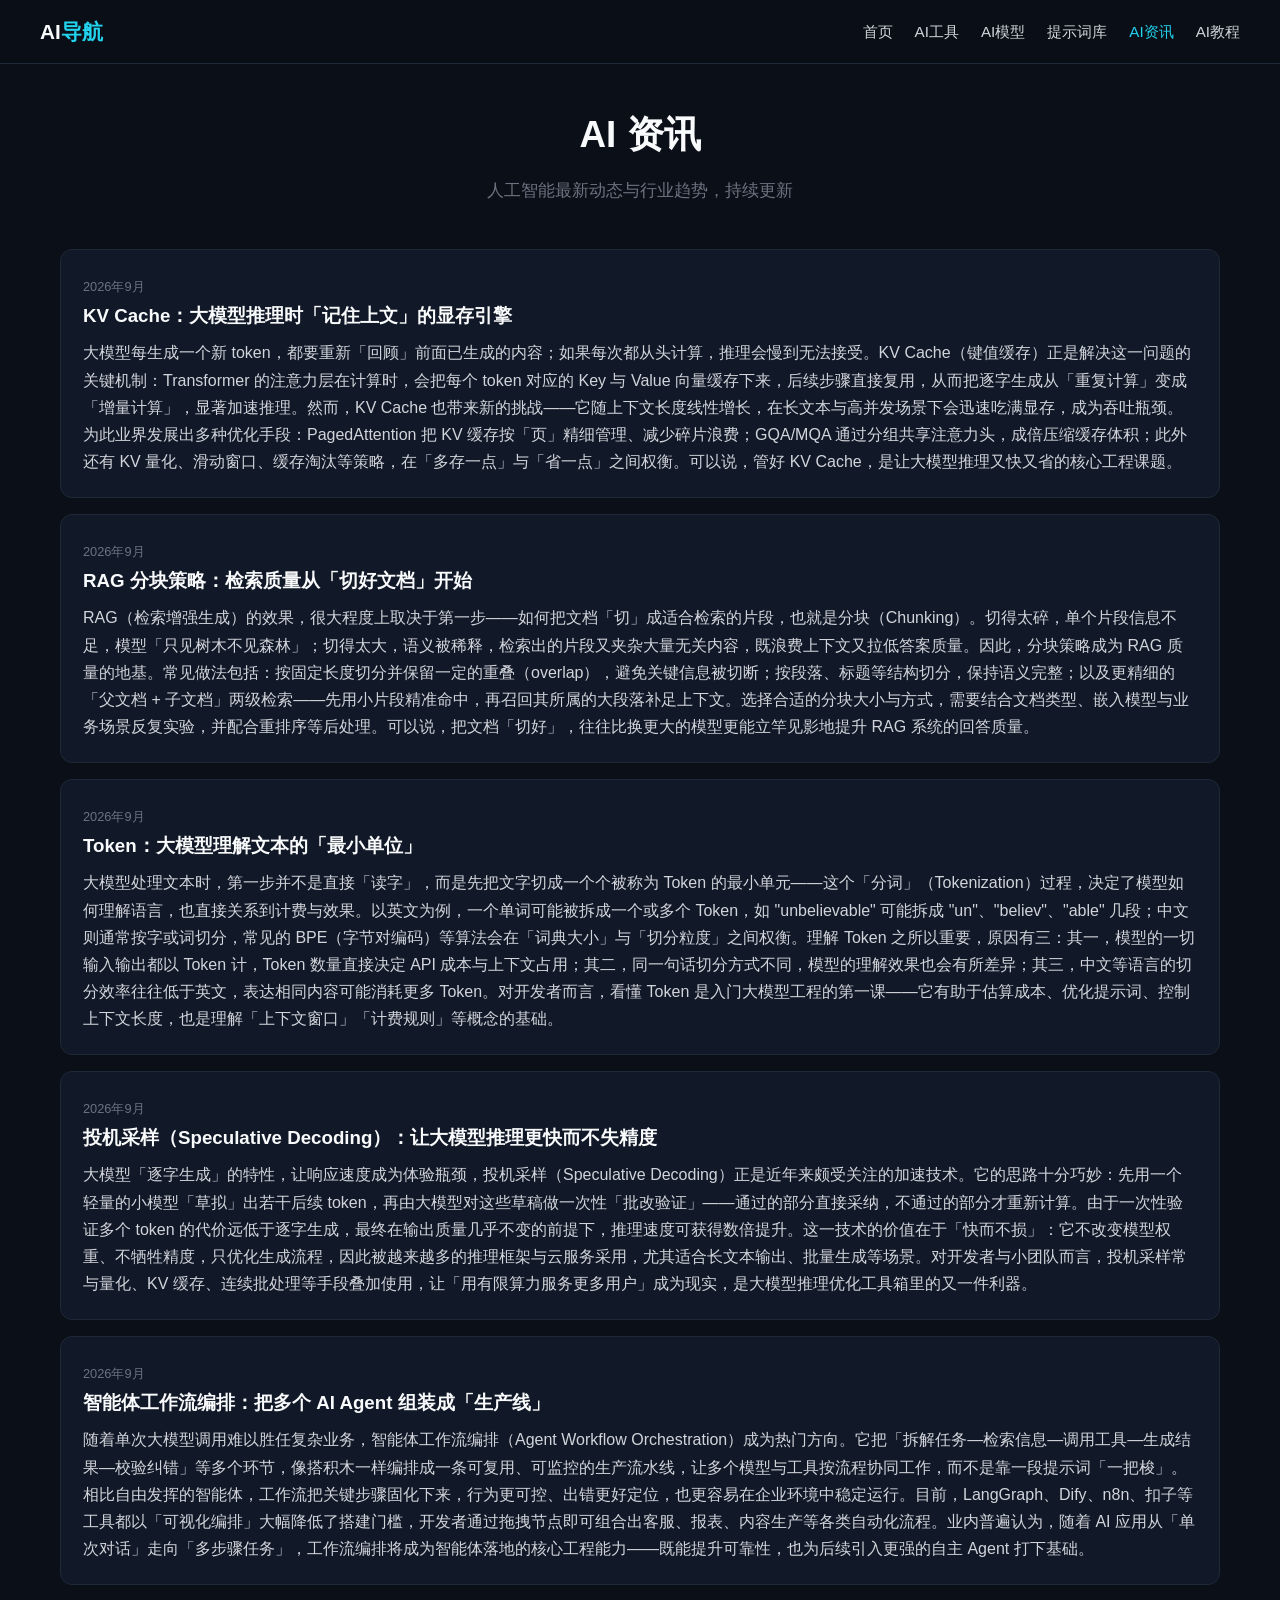
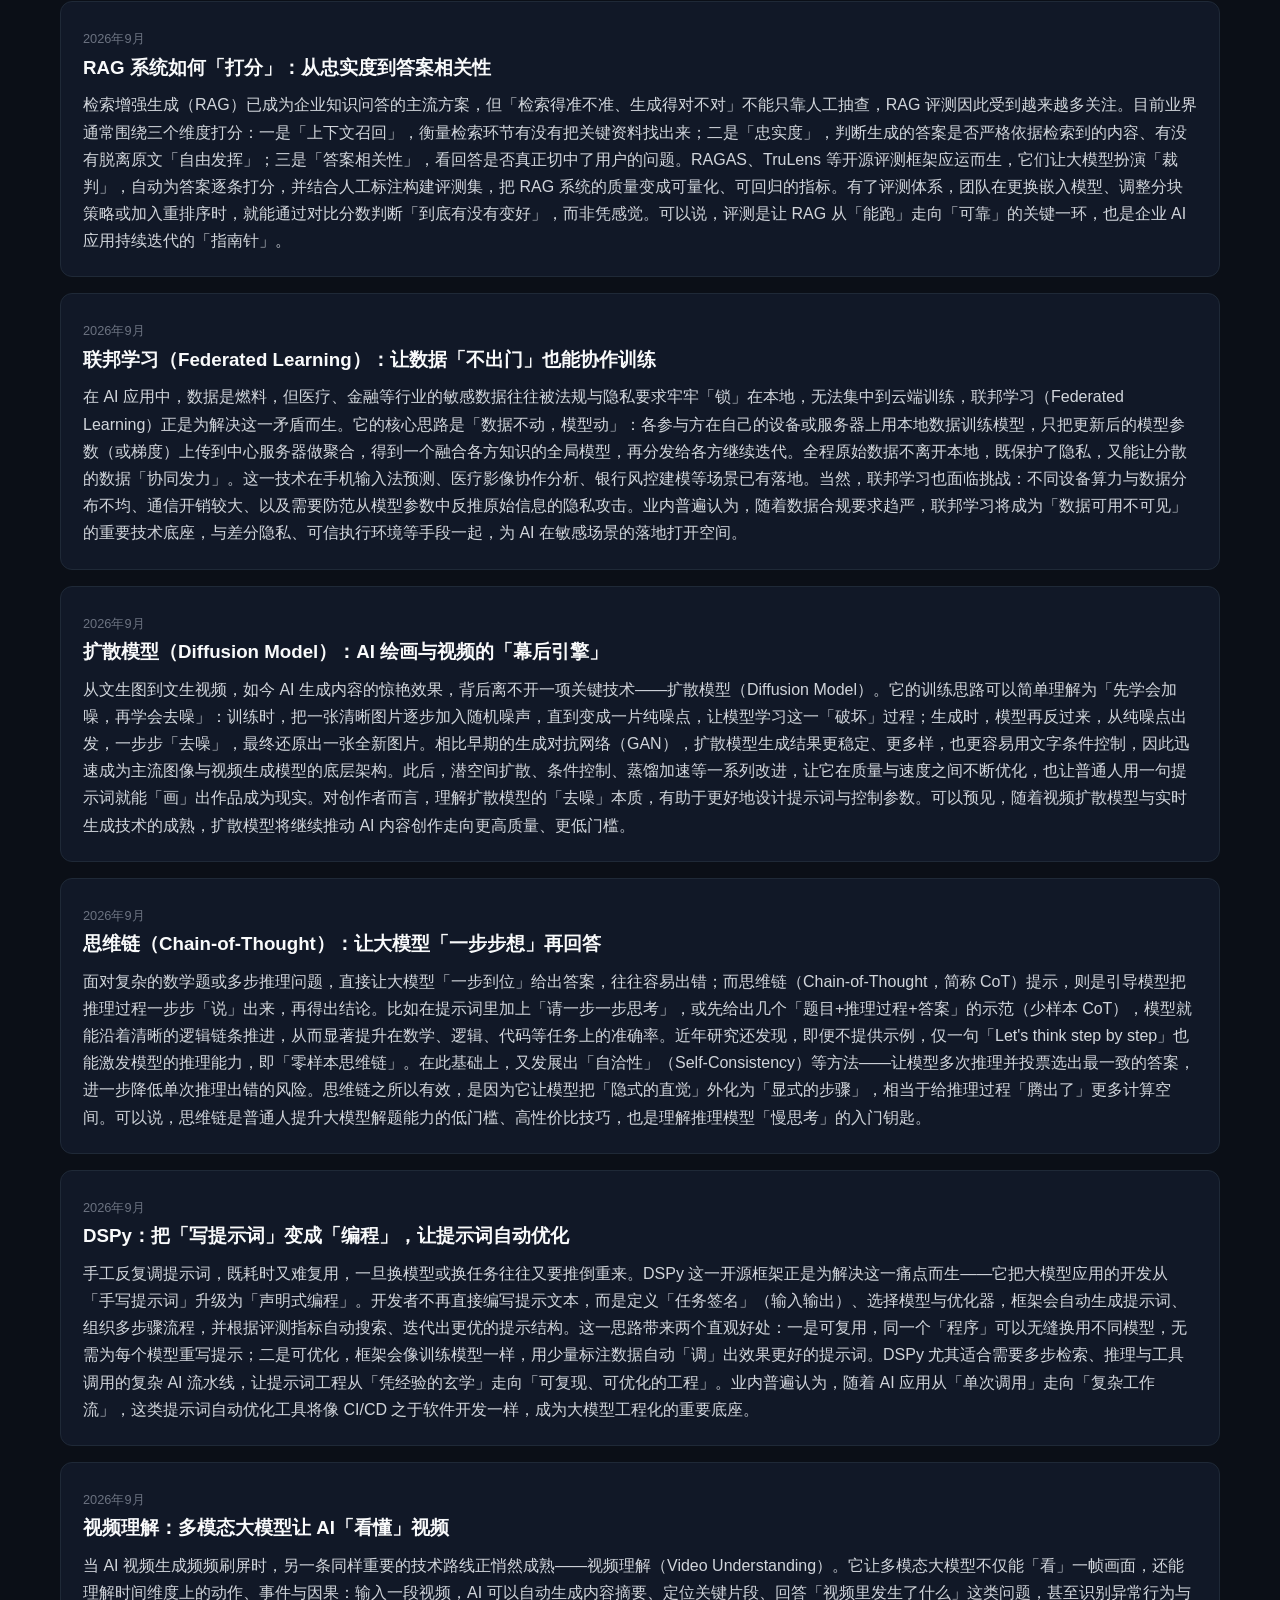
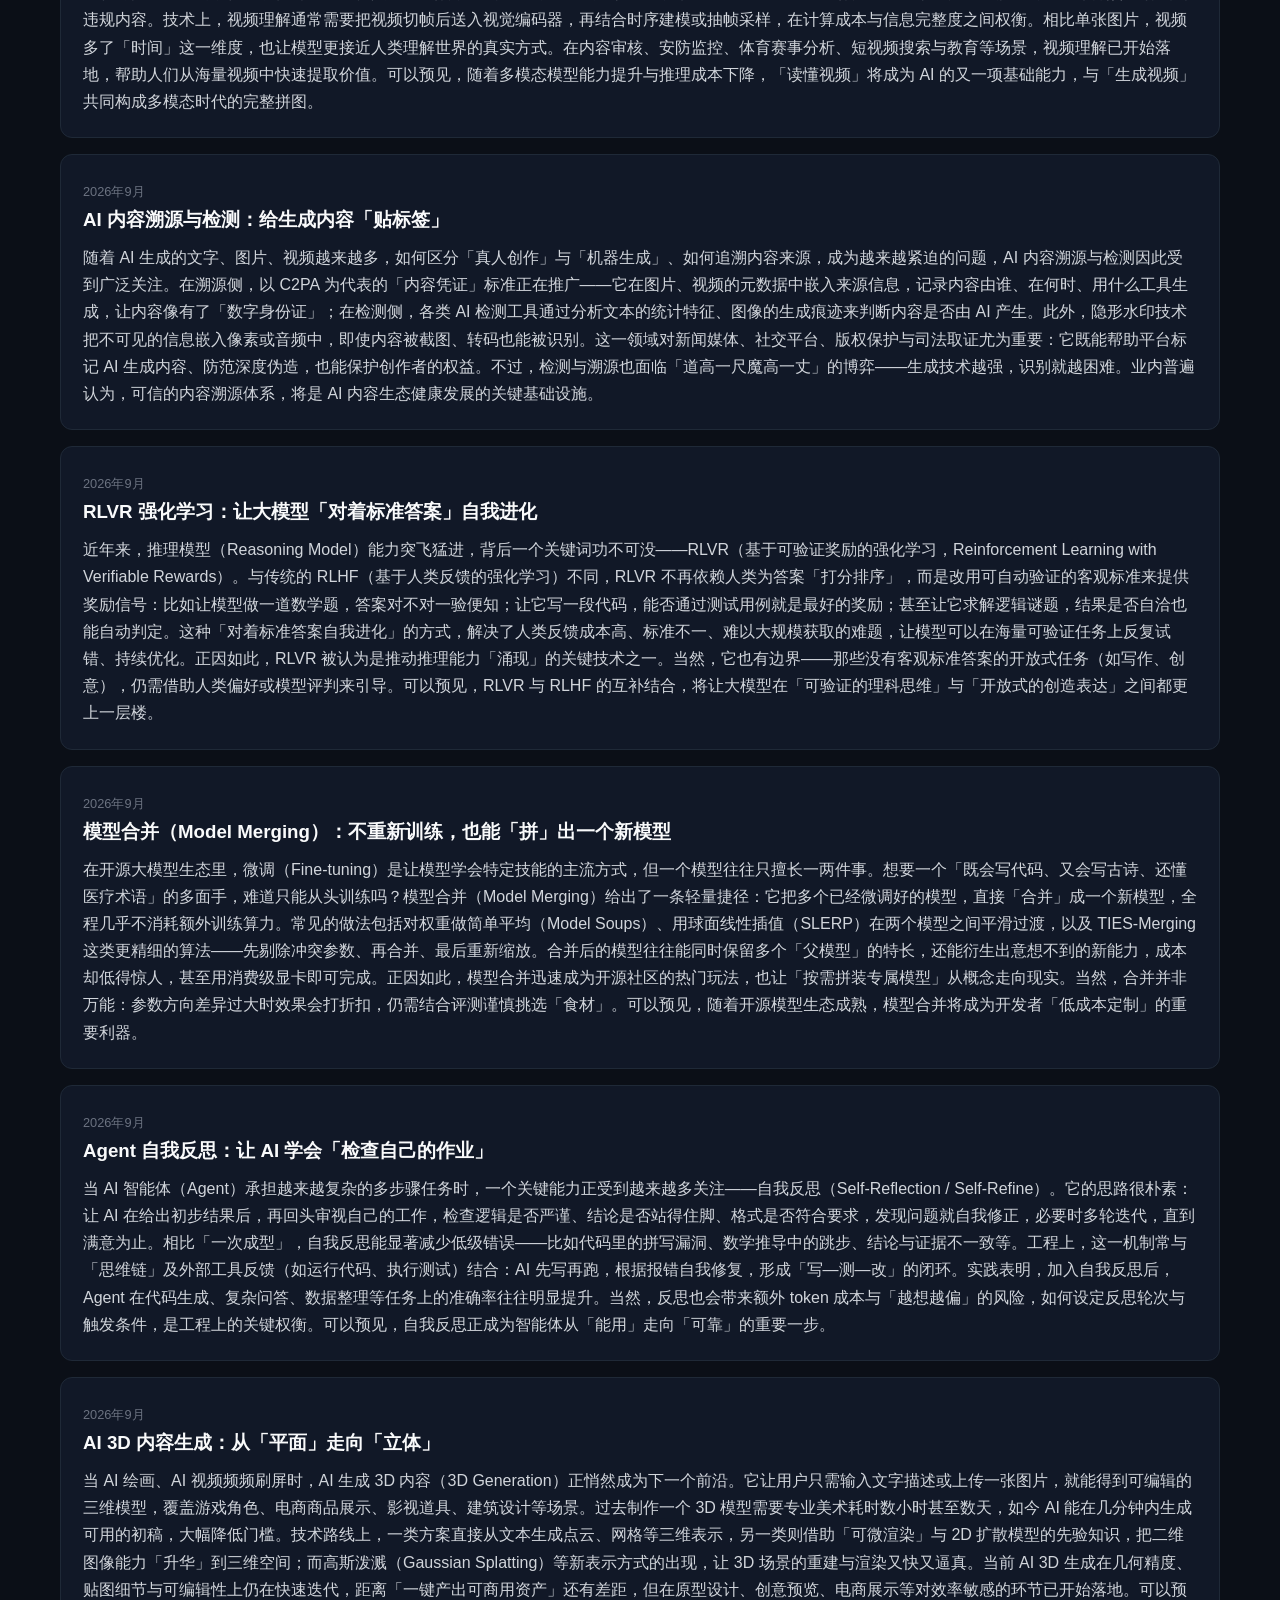
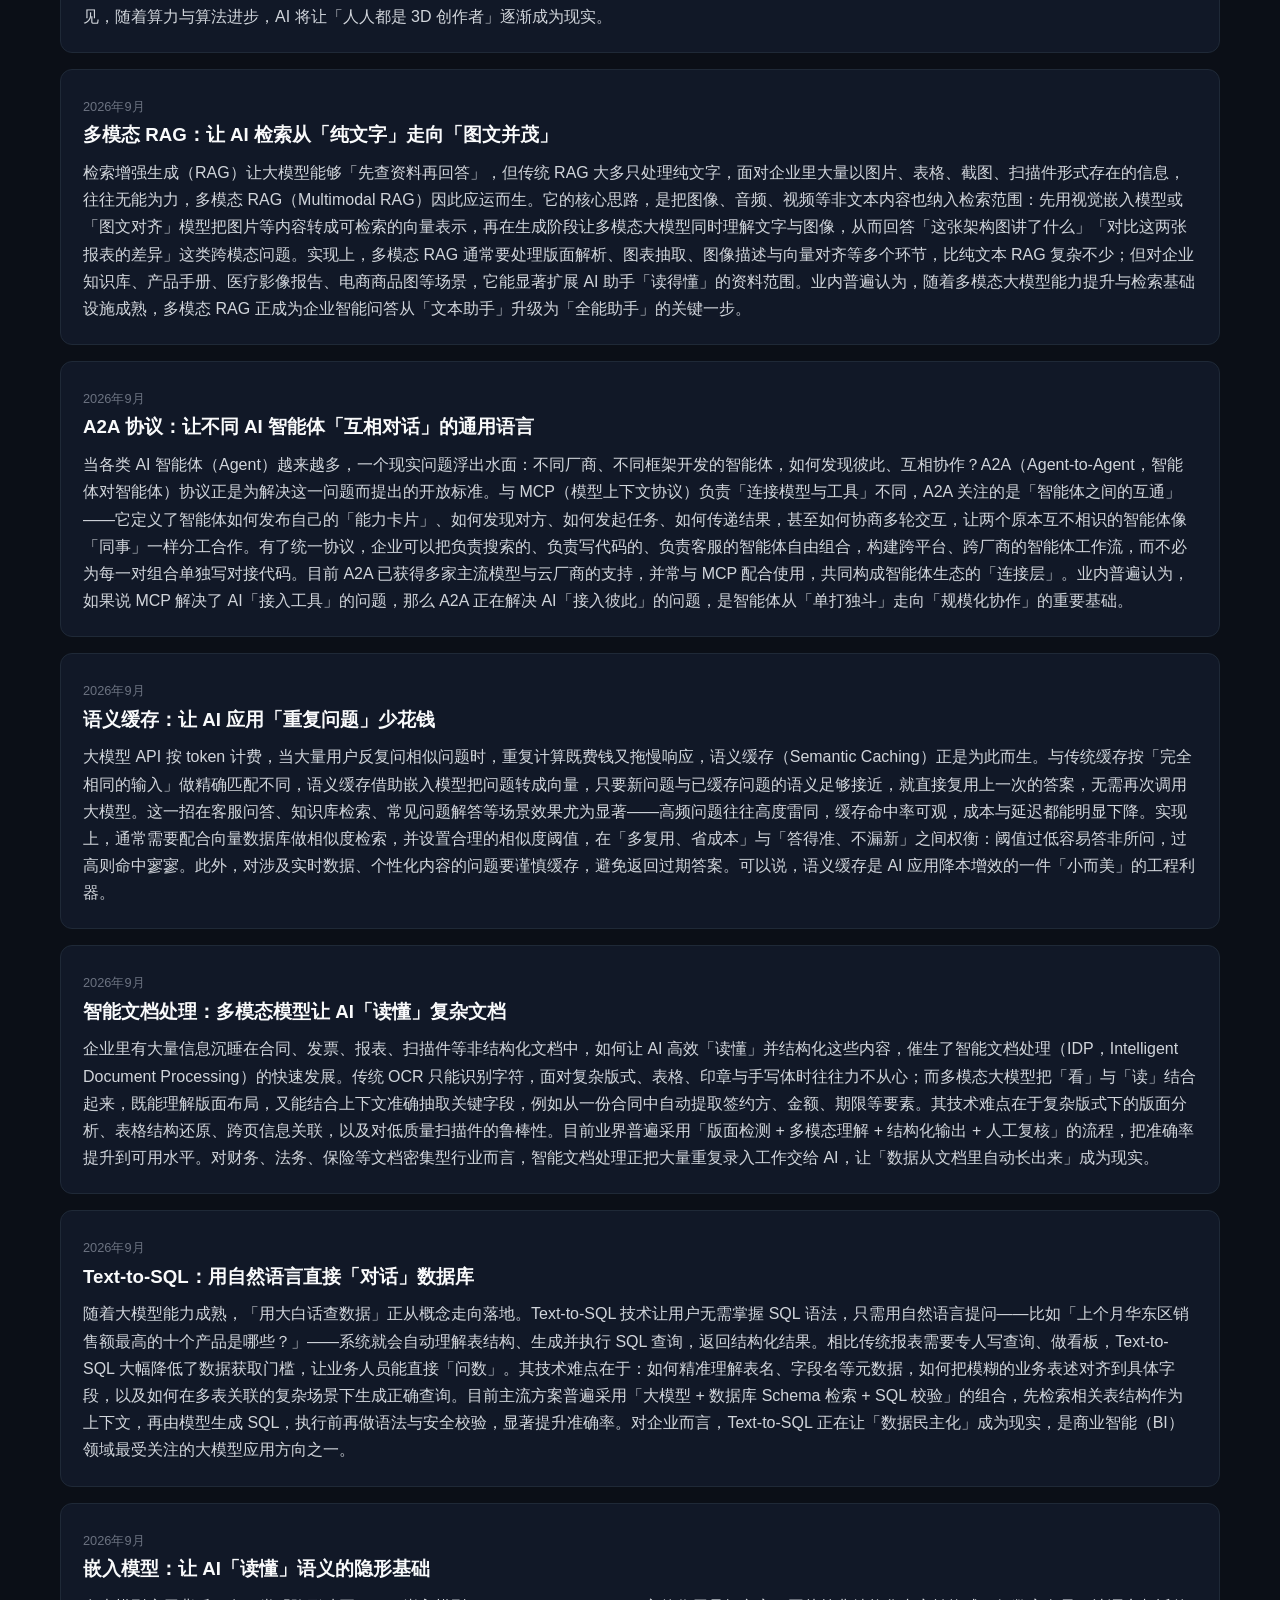
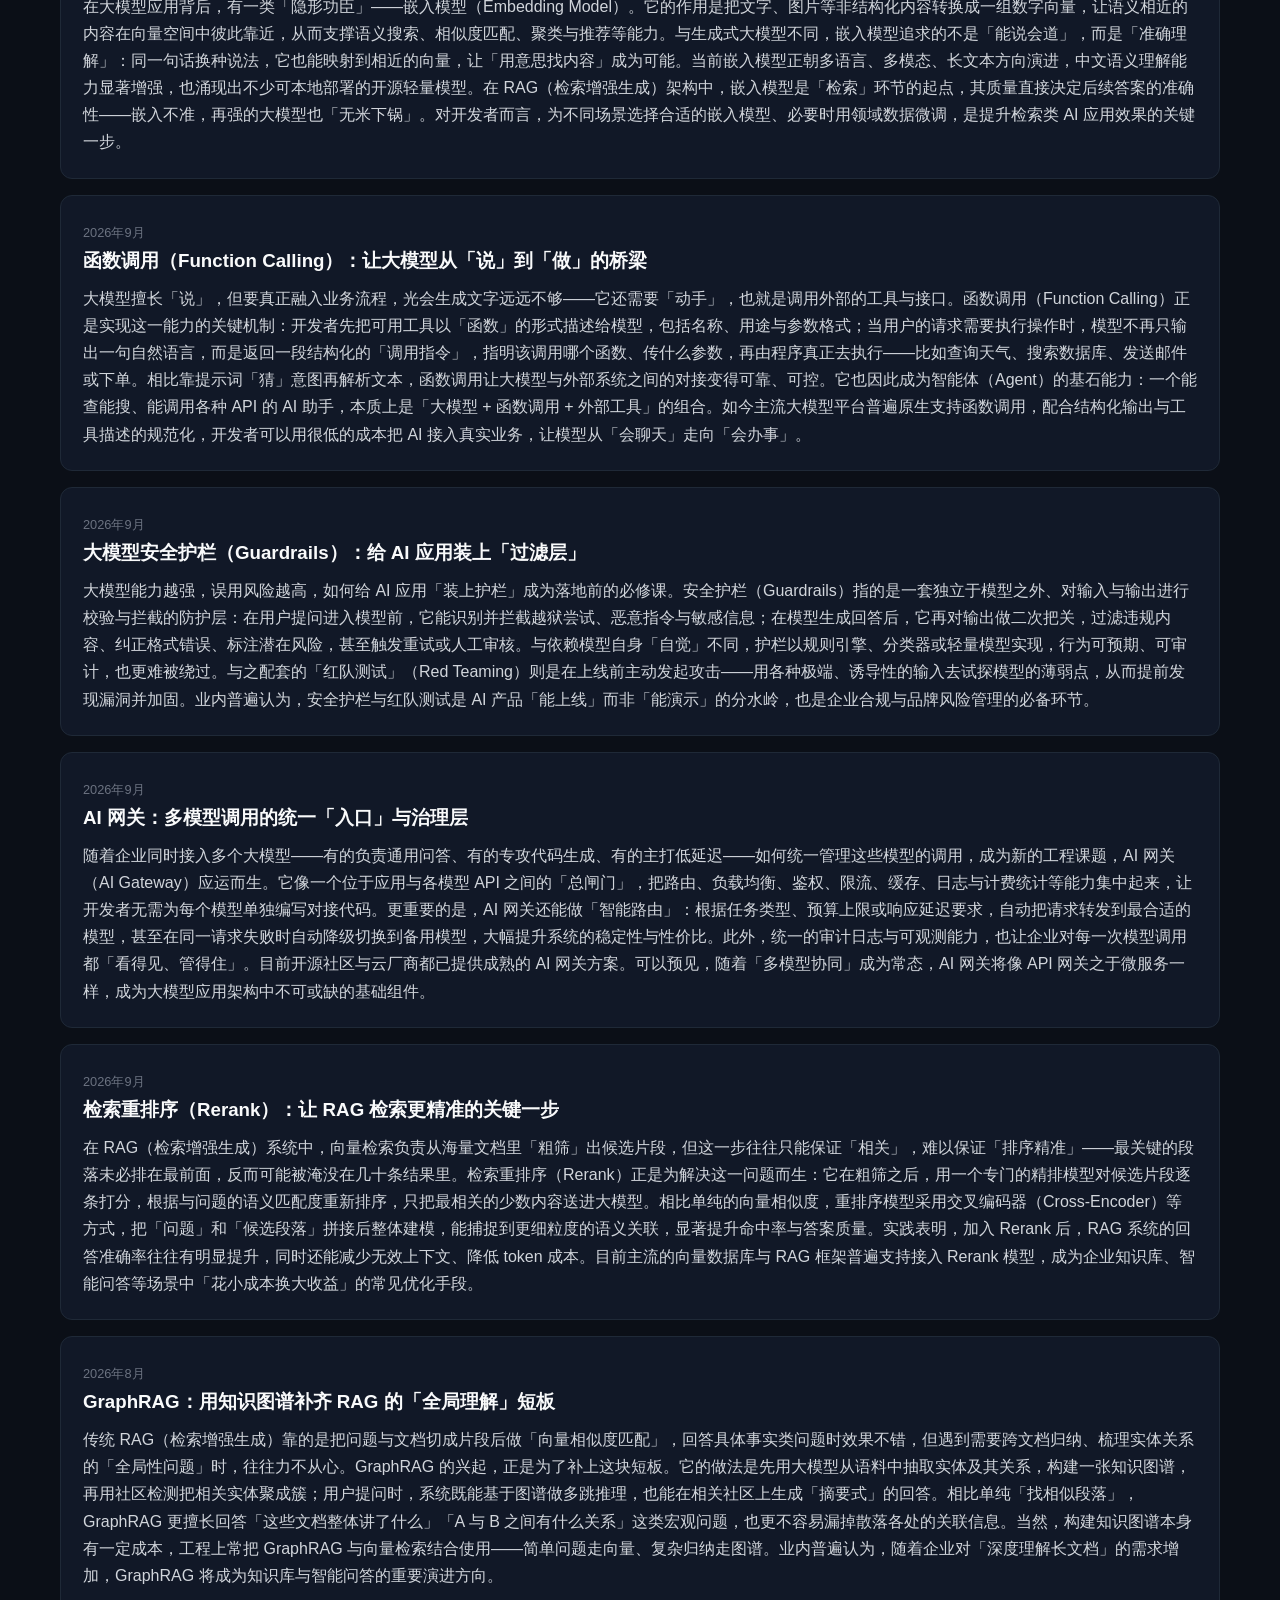
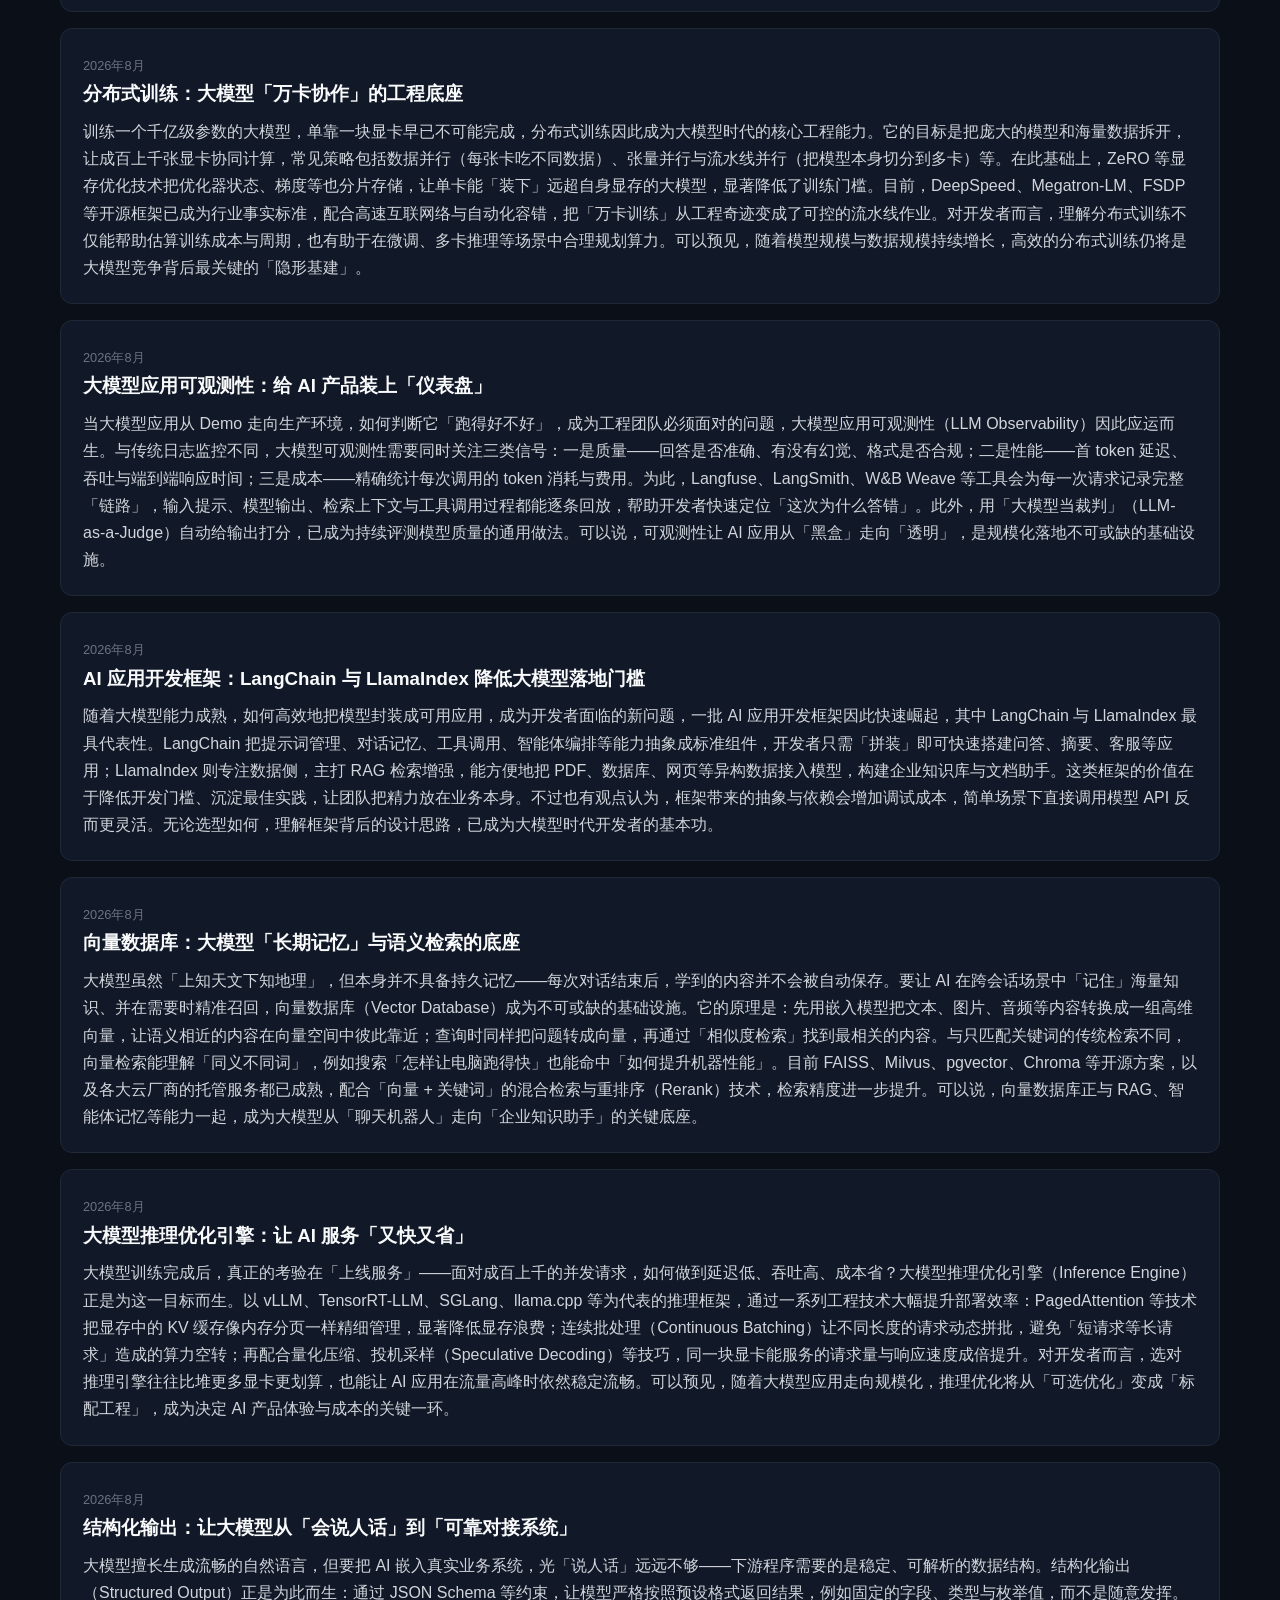
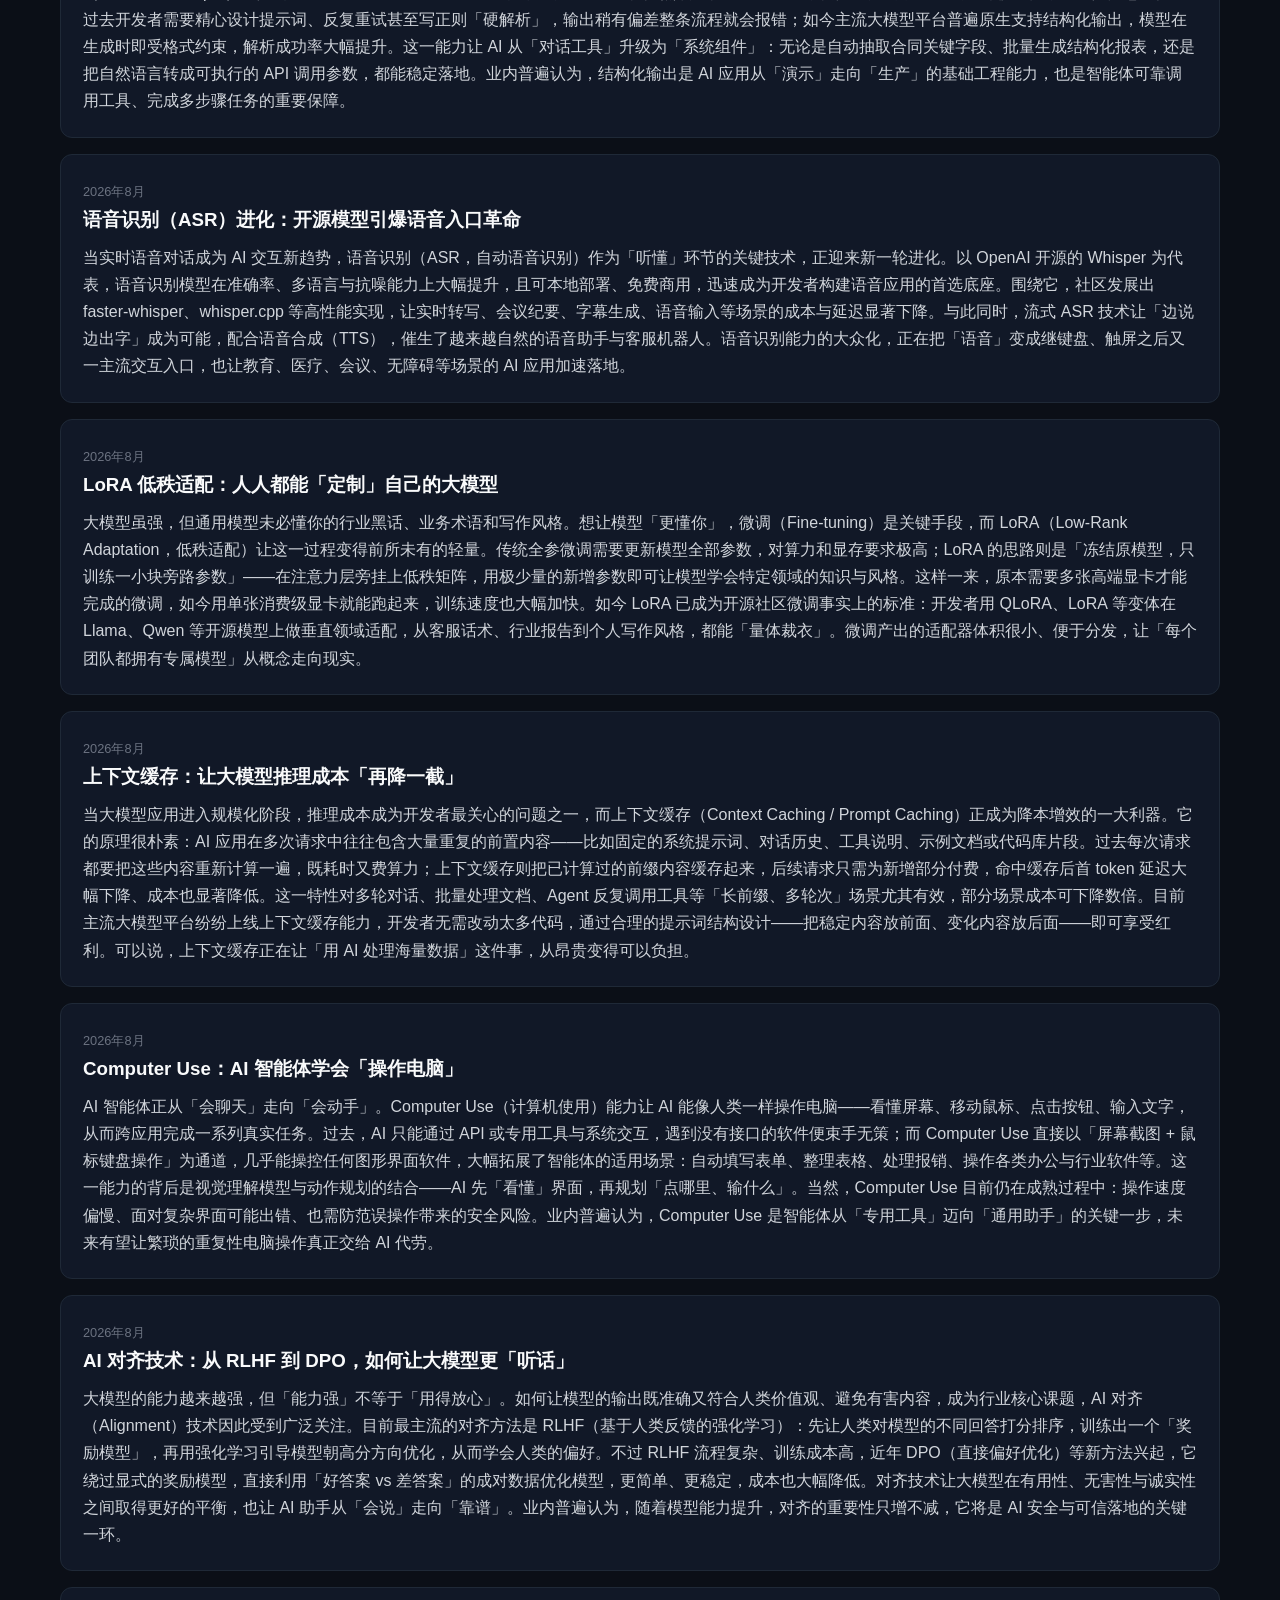
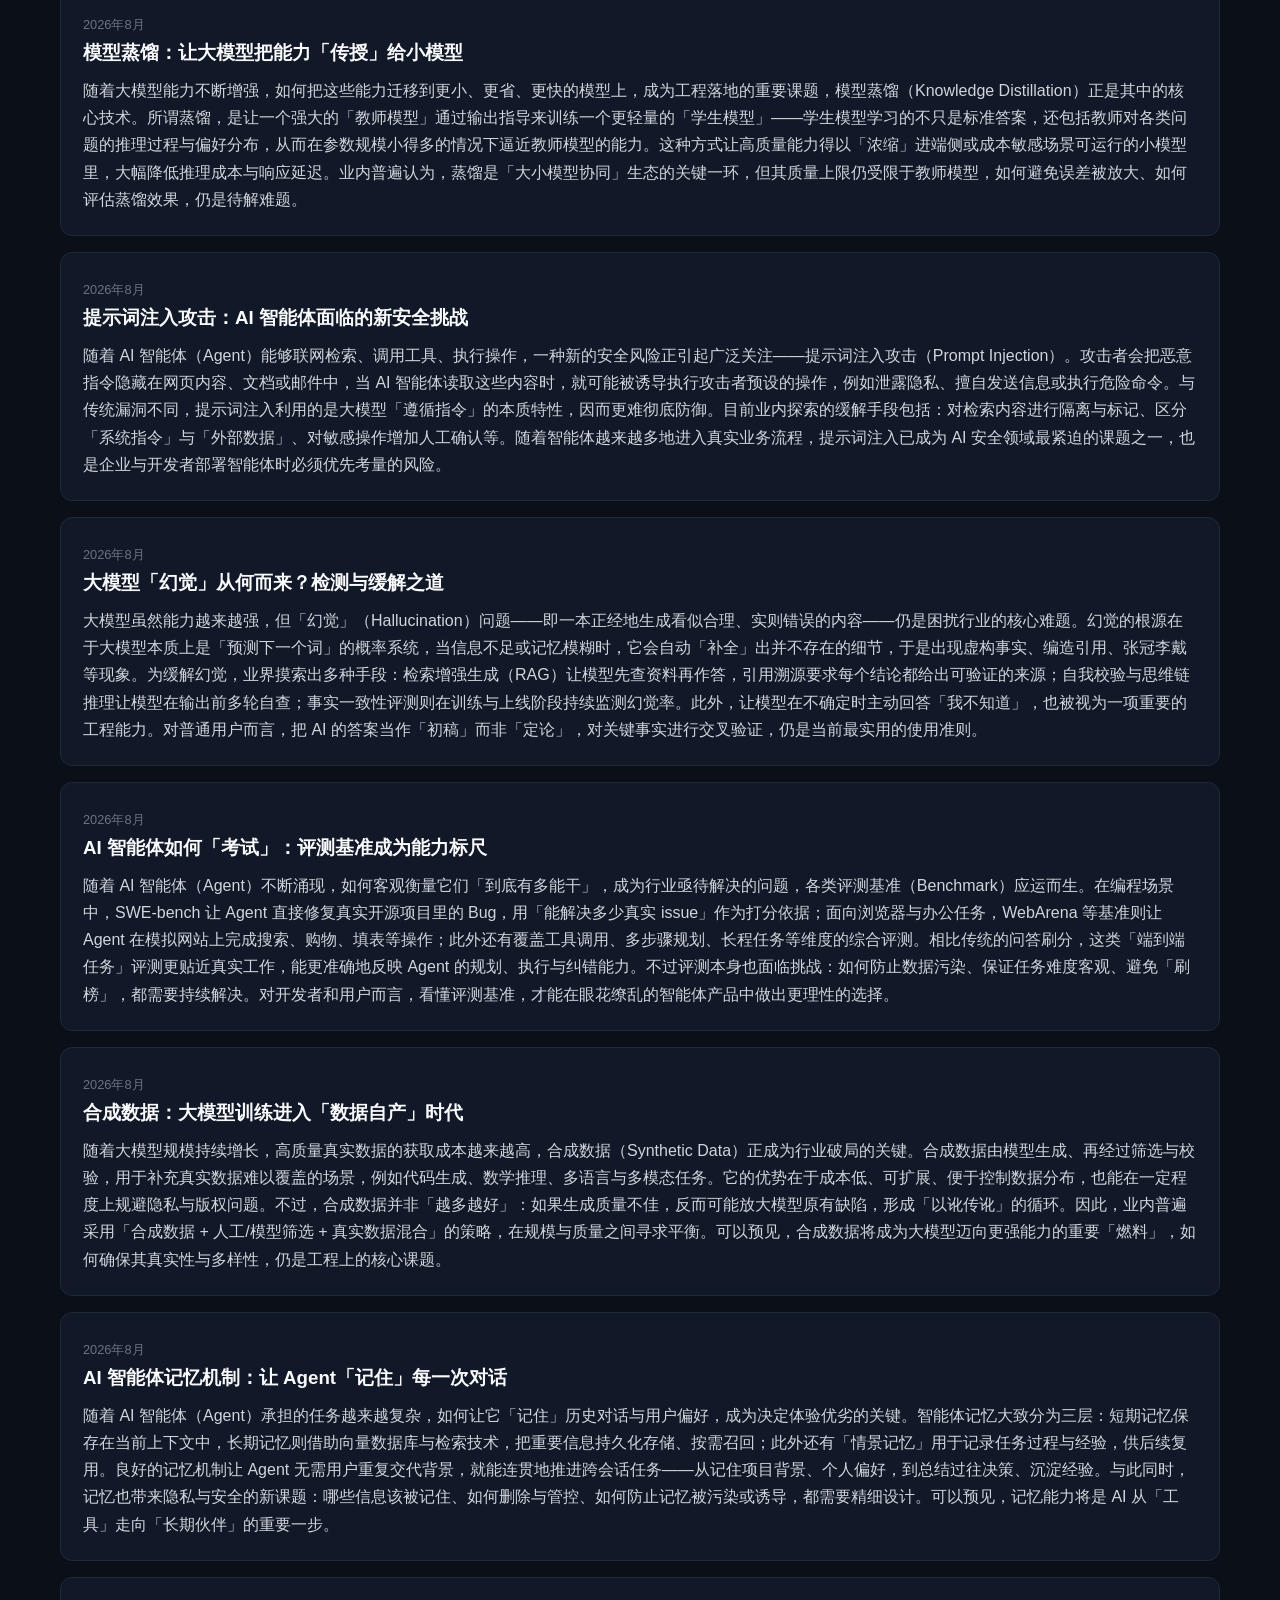
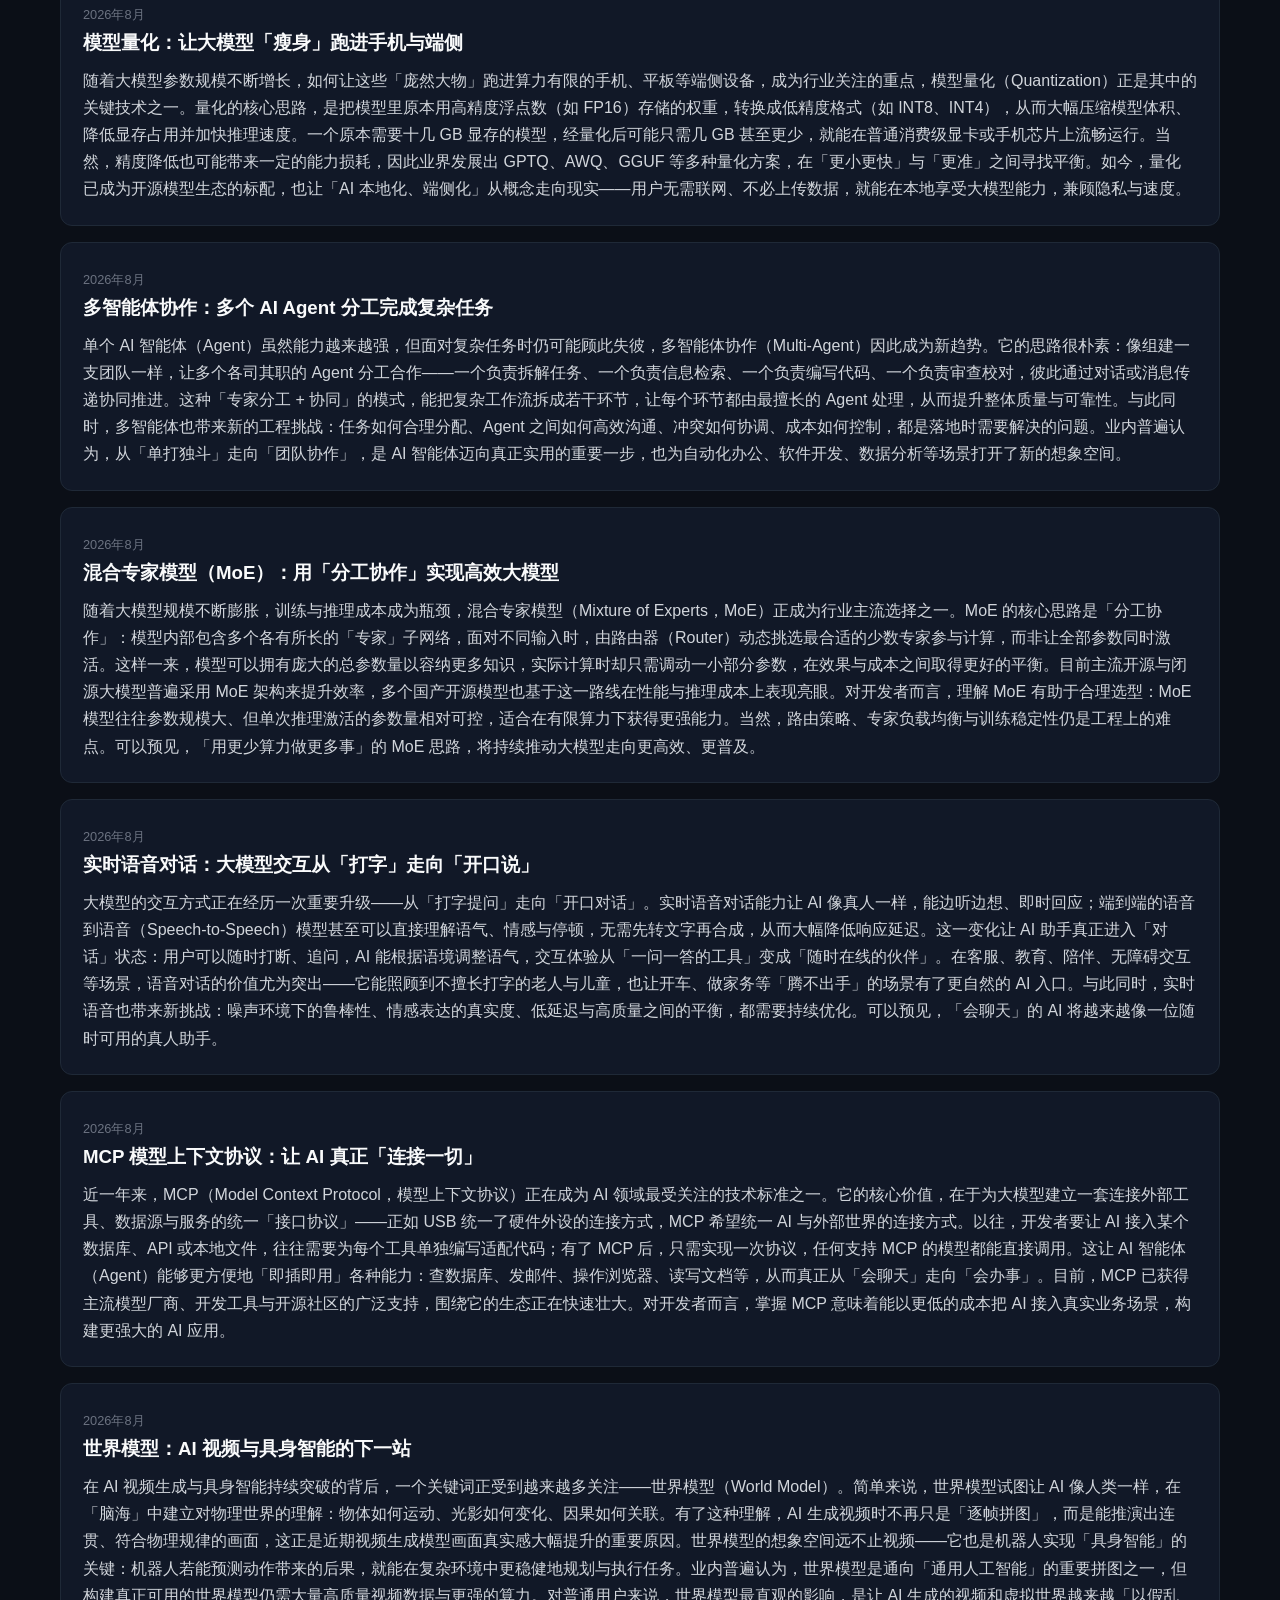
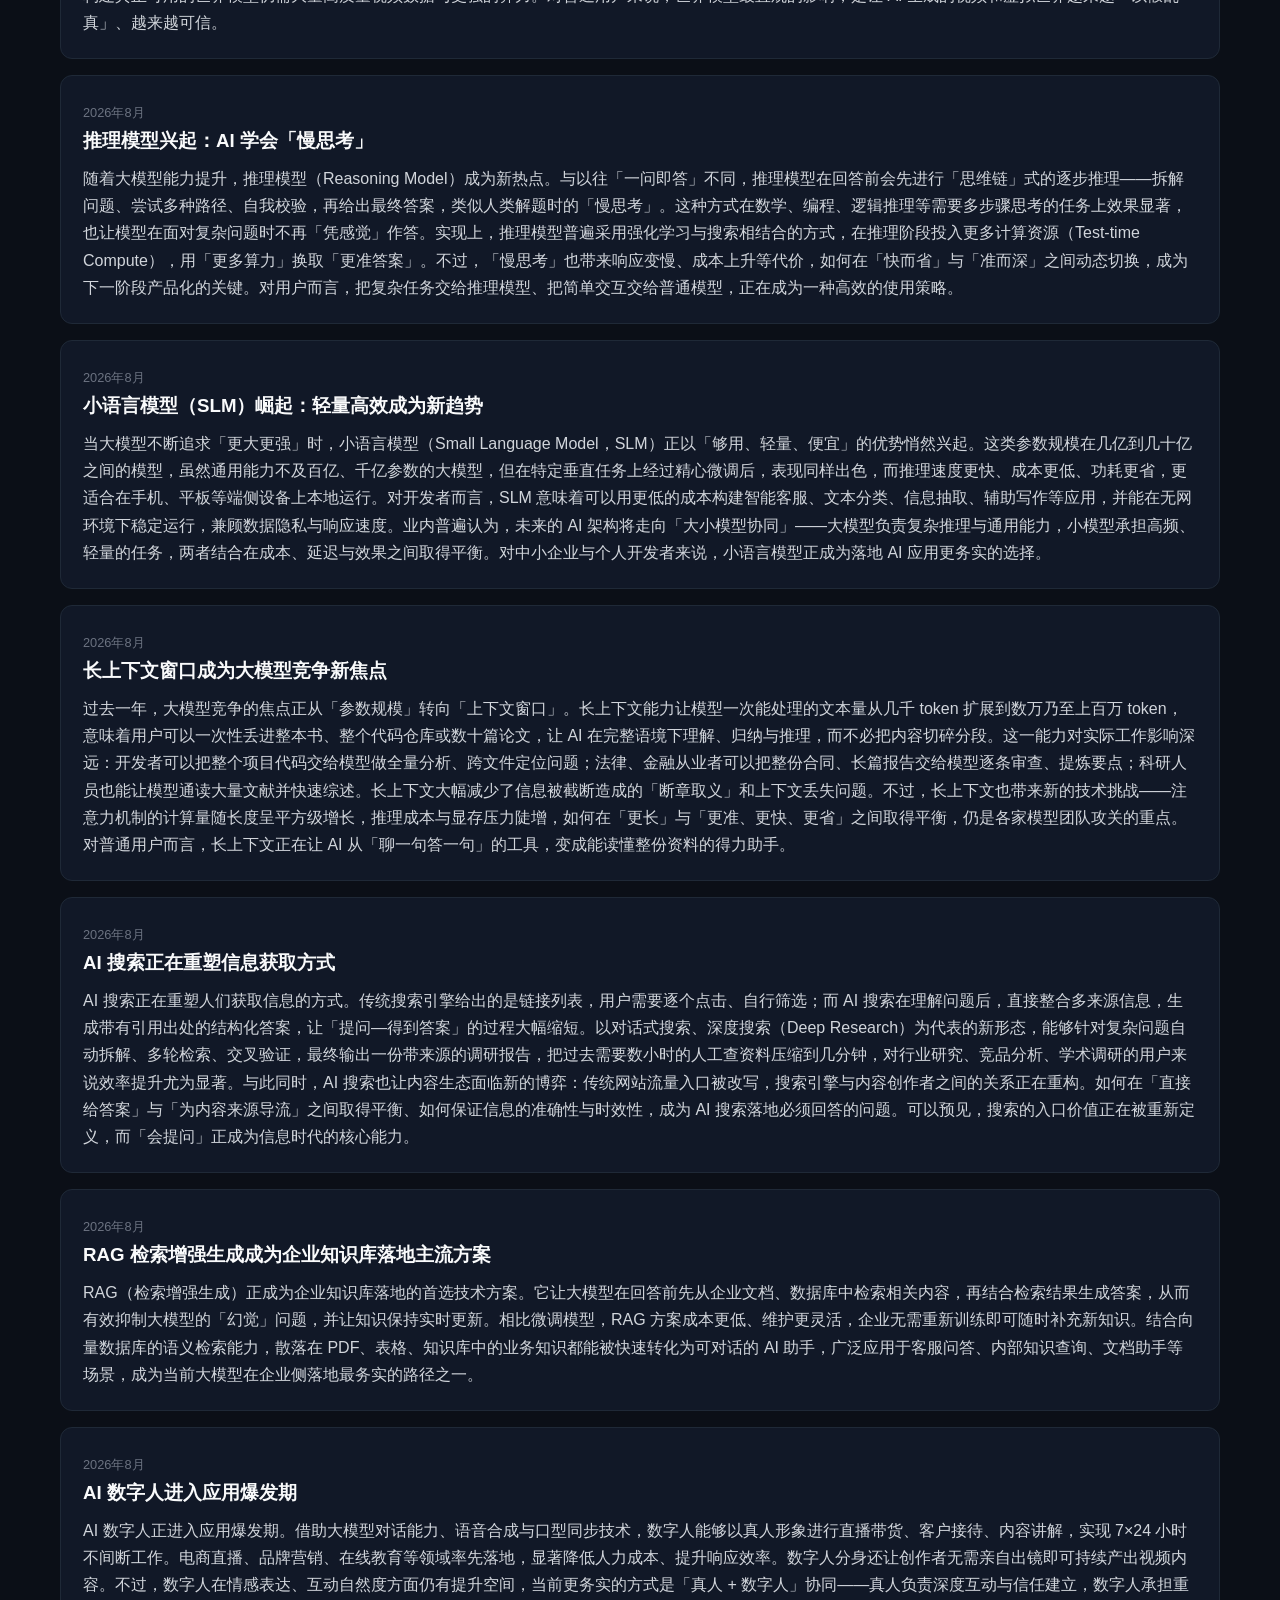
<file: news.html>
<!DOCTYPE html>
<html lang="zh-CN">
<head>
<meta charset="UTF-8">
<meta name="viewport" content="width=device-width, initial-scale=1.0">
<title>AI资讯 - 人工智能最新动态与行业趋势（86篇） | AI导航</title>
<meta name="description" content="最新AI资讯合集：大模型发布、AI工具更新、行业动态、AI监管政策、AI应用落地，紧跟人工智能前沿趋势。">
<meta name="keywords" content="AI资讯,人工智能新闻,大模型,AI行业动态,AI工具,AI应用">
<link rel="stylesheet" href="css/style.css">
<!-- Google tag (gtag.js) -->
<script async src="https://www.googletagmanager.com/gtag/js?id=G-CKG54MLKJB"></script>
<script>
  window.dataLayer = window.dataLayer || [];
  function gtag(){dataLayer.push(arguments);}
  gtag('js', new Date());
  gtag('config', 'G-CKG54MLKJB');
</script>
</head>
<body>
<header>
  <div class="container nav">
    <div class="logo">AI<span>导航</span></div>
    <nav class="nav-links">
      <a href="index.html">首页</a>
      <a href="tools.html">AI工具</a>
      <a href="models.html">AI模型</a>
      <a href="prompts.html">提示词库</a>
      <a href="news.html" class="active">AI资讯</a>
      <a href="learn.html">AI教程</a>
    </nav>
  </div>
</header>
<main class="container">
  <div class="hero" style="padding:40px 0 20px;">
    <h1>AI 资讯</h1>
    <p>人工智能最新动态与行业趋势，持续更新</p>
  </div>
  <div class="article">
    <span class="date">2026年9月</span>
    <h3>KV Cache：大模型推理时「记住上文」的显存引擎</h3>
    <p>大模型每生成一个新 token，都要重新「回顾」前面已生成的内容；如果每次都从头计算，推理会慢到无法接受。KV Cache（键值缓存）正是解决这一问题的关键机制：Transformer 的注意力层在计算时，会把每个 token 对应的 Key 与 Value 向量缓存下来，后续步骤直接复用，从而把逐字生成从「重复计算」变成「增量计算」，显著加速推理。然而，KV Cache 也带来新的挑战——它随上下文长度线性增长，在长文本与高并发场景下会迅速吃满显存，成为吞吐瓶颈。为此业界发展出多种优化手段：PagedAttention 把 KV 缓存按「页」精细管理、减少碎片浪费；GQA/MQA 通过分组共享注意力头，成倍压缩缓存体积；此外还有 KV 量化、滑动窗口、缓存淘汰等策略，在「多存一点」与「省一点」之间权衡。可以说，管好 KV Cache，是让大模型推理又快又省的核心工程课题。</p>
  </div>
  <div class="article">
    <span class="date">2026年9月</span>
    <h3>RAG 分块策略：检索质量从「切好文档」开始</h3>
    <p>RAG（检索增强生成）的效果，很大程度上取决于第一步——如何把文档「切」成适合检索的片段，也就是分块（Chunking）。切得太碎，单个片段信息不足，模型「只见树木不见森林」；切得太大，语义被稀释，检索出的片段又夹杂大量无关内容，既浪费上下文又拉低答案质量。因此，分块策略成为 RAG 质量的地基。常见做法包括：按固定长度切分并保留一定的重叠（overlap），避免关键信息被切断；按段落、标题等结构切分，保持语义完整；以及更精细的「父文档 + 子文档」两级检索——先用小片段精准命中，再召回其所属的大段落补足上下文。选择合适的分块大小与方式，需要结合文档类型、嵌入模型与业务场景反复实验，并配合重排序等后处理。可以说，把文档「切好」，往往比换更大的模型更能立竿见影地提升 RAG 系统的回答质量。</p>
  </div>
  <div class="article">
    <span class="date">2026年9月</span>
    <h3>Token：大模型理解文本的「最小单位」</h3>
    <p>大模型处理文本时，第一步并不是直接「读字」，而是先把文字切成一个个被称为 Token 的最小单元——这个「分词」（Tokenization）过程，决定了模型如何理解语言，也直接关系到计费与效果。以英文为例，一个单词可能被拆成一个或多个 Token，如 "unbelievable" 可能拆成 "un"、"believ"、"able" 几段；中文则通常按字或词切分，常见的 BPE（字节对编码）等算法会在「词典大小」与「切分粒度」之间权衡。理解 Token 之所以重要，原因有三：其一，模型的一切输入输出都以 Token 计，Token 数量直接决定 API 成本与上下文占用；其二，同一句话切分方式不同，模型的理解效果也会有所差异；其三，中文等语言的切分效率往往低于英文，表达相同内容可能消耗更多 Token。对开发者而言，看懂 Token 是入门大模型工程的第一课——它有助于估算成本、优化提示词、控制上下文长度，也是理解「上下文窗口」「计费规则」等概念的基础。</p>
  </div>
  <div class="article">
    <span class="date">2026年9月</span>
    <h3>投机采样（Speculative Decoding）：让大模型推理更快而不失精度</h3>
    <p>大模型「逐字生成」的特性，让响应速度成为体验瓶颈，投机采样（Speculative Decoding）正是近年来颇受关注的加速技术。它的思路十分巧妙：先用一个轻量的小模型「草拟」出若干后续 token，再由大模型对这些草稿做一次性「批改验证」——通过的部分直接采纳，不通过的部分才重新计算。由于一次性验证多个 token 的代价远低于逐字生成，最终在输出质量几乎不变的前提下，推理速度可获得数倍提升。这一技术的价值在于「快而不损」：它不改变模型权重、不牺牲精度，只优化生成流程，因此被越来越多的推理框架与云服务采用，尤其适合长文本输出、批量生成等场景。对开发者与小团队而言，投机采样常与量化、KV 缓存、连续批处理等手段叠加使用，让「用有限算力服务更多用户」成为现实，是大模型推理优化工具箱里的又一件利器。</p>
  </div>
  <div class="article">
    <span class="date">2026年9月</span>
    <h3>智能体工作流编排：把多个 AI Agent 组装成「生产线」</h3>
    <p>随着单次大模型调用难以胜任复杂业务，智能体工作流编排（Agent Workflow Orchestration）成为热门方向。它把「拆解任务—检索信息—调用工具—生成结果—校验纠错」等多个环节，像搭积木一样编排成一条可复用、可监控的生产流水线，让多个模型与工具按流程协同工作，而不是靠一段提示词「一把梭」。相比自由发挥的智能体，工作流把关键步骤固化下来，行为更可控、出错更好定位，也更容易在企业环境中稳定运行。目前，LangGraph、Dify、n8n、扣子等工具都以「可视化编排」大幅降低了搭建门槛，开发者通过拖拽节点即可组合出客服、报表、内容生产等各类自动化流程。业内普遍认为，随着 AI 应用从「单次对话」走向「多步骤任务」，工作流编排将成为智能体落地的核心工程能力——既能提升可靠性，也为后续引入更强的自主 Agent 打下基础。</p>
  </div>
  <div class="article">
    <span class="date">2026年9月</span>
    <h3>RAG 系统如何「打分」：从忠实度到答案相关性</h3>
    <p>检索增强生成（RAG）已成为企业知识问答的主流方案，但「检索得准不准、生成得对不对」不能只靠人工抽查，RAG 评测因此受到越来越多关注。目前业界通常围绕三个维度打分：一是「上下文召回」，衡量检索环节有没有把关键资料找出来；二是「忠实度」，判断生成的答案是否严格依据检索到的内容、有没有脱离原文「自由发挥」；三是「答案相关性」，看回答是否真正切中了用户的问题。RAGAS、TruLens 等开源评测框架应运而生，它们让大模型扮演「裁判」，自动为答案逐条打分，并结合人工标注构建评测集，把 RAG 系统的质量变成可量化、可回归的指标。有了评测体系，团队在更换嵌入模型、调整分块策略或加入重排序时，就能通过对比分数判断「到底有没有变好」，而非凭感觉。可以说，评测是让 RAG 从「能跑」走向「可靠」的关键一环，也是企业 AI 应用持续迭代的「指南针」。</p>
  </div>
  <div class="article">
    <span class="date">2026年9月</span>
    <h3>联邦学习（Federated Learning）：让数据「不出门」也能协作训练</h3>
    <p>在 AI 应用中，数据是燃料，但医疗、金融等行业的敏感数据往往被法规与隐私要求牢牢「锁」在本地，无法集中到云端训练，联邦学习（Federated Learning）正是为解决这一矛盾而生。它的核心思路是「数据不动，模型动」：各参与方在自己的设备或服务器上用本地数据训练模型，只把更新后的模型参数（或梯度）上传到中心服务器做聚合，得到一个融合各方知识的全局模型，再分发给各方继续迭代。全程原始数据不离开本地，既保护了隐私，又能让分散的数据「协同发力」。这一技术在手机输入法预测、医疗影像协作分析、银行风控建模等场景已有落地。当然，联邦学习也面临挑战：不同设备算力与数据分布不均、通信开销较大、以及需要防范从模型参数中反推原始信息的隐私攻击。业内普遍认为，随着数据合规要求趋严，联邦学习将成为「数据可用不可见」的重要技术底座，与差分隐私、可信执行环境等手段一起，为 AI 在敏感场景的落地打开空间。</p>
  </div>
  <div class="article">
    <span class="date">2026年9月</span>
    <h3>扩散模型（Diffusion Model）：AI 绘画与视频的「幕后引擎」</h3>
    <p>从文生图到文生视频，如今 AI 生成内容的惊艳效果，背后离不开一项关键技术——扩散模型（Diffusion Model）。它的训练思路可以简单理解为「先学会加噪，再学会去噪」：训练时，把一张清晰图片逐步加入随机噪声，直到变成一片纯噪点，让模型学习这一「破坏」过程；生成时，模型再反过来，从纯噪点出发，一步步「去噪」，最终还原出一张全新图片。相比早期的生成对抗网络（GAN），扩散模型生成结果更稳定、更多样，也更容易用文字条件控制，因此迅速成为主流图像与视频生成模型的底层架构。此后，潜空间扩散、条件控制、蒸馏加速等一系列改进，让它在质量与速度之间不断优化，也让普通人用一句提示词就能「画」出作品成为现实。对创作者而言，理解扩散模型的「去噪」本质，有助于更好地设计提示词与控制参数。可以预见，随着视频扩散模型与实时生成技术的成熟，扩散模型将继续推动 AI 内容创作走向更高质量、更低门槛。</p>
  </div>
  <div class="article">
    <span class="date">2026年9月</span>
    <h3>思维链（Chain-of-Thought）：让大模型「一步步想」再回答</h3>
    <p>面对复杂的数学题或多步推理问题，直接让大模型「一步到位」给出答案，往往容易出错；而思维链（Chain-of-Thought，简称 CoT）提示，则是引导模型把推理过程一步步「说」出来，再得出结论。比如在提示词里加上「请一步一步思考」，或先给出几个「题目+推理过程+答案」的示范（少样本 CoT），模型就能沿着清晰的逻辑链条推进，从而显著提升在数学、逻辑、代码等任务上的准确率。近年研究还发现，即便不提供示例，仅一句「Let's think step by step」也能激发模型的推理能力，即「零样本思维链」。在此基础上，又发展出「自洽性」（Self-Consistency）等方法——让模型多次推理并投票选出最一致的答案，进一步降低单次推理出错的风险。思维链之所以有效，是因为它让模型把「隐式的直觉」外化为「显式的步骤」，相当于给推理过程「腾出了」更多计算空间。可以说，思维链是普通人提升大模型解题能力的低门槛、高性价比技巧，也是理解推理模型「慢思考」的入门钥匙。</p>
  </div>
  <div class="article">
    <span class="date">2026年9月</span>
    <h3>DSPy：把「写提示词」变成「编程」，让提示词自动优化</h3>
    <p>手工反复调提示词，既耗时又难复用，一旦换模型或换任务往往又要推倒重来。DSPy 这一开源框架正是为解决这一痛点而生——它把大模型应用的开发从「手写提示词」升级为「声明式编程」。开发者不再直接编写提示文本，而是定义「任务签名」（输入输出）、选择模型与优化器，框架会自动生成提示词、组织多步骤流程，并根据评测指标自动搜索、迭代出更优的提示结构。这一思路带来两个直观好处：一是可复用，同一个「程序」可以无缝换用不同模型，无需为每个模型重写提示；二是可优化，框架会像训练模型一样，用少量标注数据自动「调」出效果更好的提示词。DSPy 尤其适合需要多步检索、推理与工具调用的复杂 AI 流水线，让提示词工程从「凭经验的玄学」走向「可复现、可优化的工程」。业内普遍认为，随着 AI 应用从「单次调用」走向「复杂工作流」，这类提示词自动优化工具将像 CI/CD 之于软件开发一样，成为大模型工程化的重要底座。</p>
  </div>
  <div class="article">
    <span class="date">2026年9月</span>
    <h3>视频理解：多模态大模型让 AI「看懂」视频</h3>
    <p>当 AI 视频生成频频刷屏时，另一条同样重要的技术路线正悄然成熟——视频理解（Video Understanding）。它让多模态大模型不仅能「看」一帧画面，还能理解时间维度上的动作、事件与因果：输入一段视频，AI 可以自动生成内容摘要、定位关键片段、回答「视频里发生了什么」这类问题，甚至识别异常行为与违规内容。技术上，视频理解通常需要把视频切帧后送入视觉编码器，再结合时序建模或抽帧采样，在计算成本与信息完整度之间权衡。相比单张图片，视频多了「时间」这一维度，也让模型更接近人类理解世界的真实方式。在内容审核、安防监控、体育赛事分析、短视频搜索与教育等场景，视频理解已开始落地，帮助人们从海量视频中快速提取价值。可以预见，随着多模态模型能力提升与推理成本下降，「读懂视频」将成为 AI 的又一项基础能力，与「生成视频」共同构成多模态时代的完整拼图。</p>
  </div>
  <div class="article">
    <span class="date">2026年9月</span>
    <h3>AI 内容溯源与检测：给生成内容「贴标签」</h3>
    <p>随着 AI 生成的文字、图片、视频越来越多，如何区分「真人创作」与「机器生成」、如何追溯内容来源，成为越来越紧迫的问题，AI 内容溯源与检测因此受到广泛关注。在溯源侧，以 C2PA 为代表的「内容凭证」标准正在推广——它在图片、视频的元数据中嵌入来源信息，记录内容由谁、在何时、用什么工具生成，让内容像有了「数字身份证」；在检测侧，各类 AI 检测工具通过分析文本的统计特征、图像的生成痕迹来判断内容是否由 AI 产生。此外，隐形水印技术把不可见的信息嵌入像素或音频中，即使内容被截图、转码也能被识别。这一领域对新闻媒体、社交平台、版权保护与司法取证尤为重要：它既能帮助平台标记 AI 生成内容、防范深度伪造，也能保护创作者的权益。不过，检测与溯源也面临「道高一尺魔高一丈」的博弈——生成技术越强，识别就越困难。业内普遍认为，可信的内容溯源体系，将是 AI 内容生态健康发展的关键基础设施。</p>
  </div>
  <div class="article">
    <span class="date">2026年9月</span>
    <h3>RLVR 强化学习：让大模型「对着标准答案」自我进化</h3>
    <p>近年来，推理模型（Reasoning Model）能力突飞猛进，背后一个关键词功不可没——RLVR（基于可验证奖励的强化学习，Reinforcement Learning with Verifiable Rewards）。与传统的 RLHF（基于人类反馈的强化学习）不同，RLVR 不再依赖人类为答案「打分排序」，而是改用可自动验证的客观标准来提供奖励信号：比如让模型做一道数学题，答案对不对一验便知；让它写一段代码，能否通过测试用例就是最好的奖励；甚至让它求解逻辑谜题，结果是否自洽也能自动判定。这种「对着标准答案自我进化」的方式，解决了人类反馈成本高、标准不一、难以大规模获取的难题，让模型可以在海量可验证任务上反复试错、持续优化。正因如此，RLVR 被认为是推动推理能力「涌现」的关键技术之一。当然，它也有边界——那些没有客观标准答案的开放式任务（如写作、创意），仍需借助人类偏好或模型评判来引导。可以预见，RLVR 与 RLHF 的互补结合，将让大模型在「可验证的理科思维」与「开放式的创造表达」之间都更上一层楼。</p>
  </div>
  <div class="article">
    <span class="date">2026年9月</span>
    <h3>模型合并（Model Merging）：不重新训练，也能「拼」出一个新模型</h3>
    <p>在开源大模型生态里，微调（Fine-tuning）是让模型学会特定技能的主流方式，但一个模型往往只擅长一两件事。想要一个「既会写代码、又会写古诗、还懂医疗术语」的多面手，难道只能从头训练吗？模型合并（Model Merging）给出了一条轻量捷径：它把多个已经微调好的模型，直接「合并」成一个新模型，全程几乎不消耗额外训练算力。常见的做法包括对权重做简单平均（Model Soups）、用球面线性插值（SLERP）在两个模型之间平滑过渡，以及 TIES-Merging 这类更精细的算法——先剔除冲突参数、再合并、最后重新缩放。合并后的模型往往能同时保留多个「父模型」的特长，还能衍生出意想不到的新能力，成本却低得惊人，甚至用消费级显卡即可完成。正因如此，模型合并迅速成为开源社区的热门玩法，也让「按需拼装专属模型」从概念走向现实。当然，合并并非万能：参数方向差异过大时效果会打折扣，仍需结合评测谨慎挑选「食材」。可以预见，随着开源模型生态成熟，模型合并将成为开发者「低成本定制」的重要利器。</p>
  </div>
  <div class="article">
    <span class="date">2026年9月</span>
    <h3>Agent 自我反思：让 AI 学会「检查自己的作业」</h3>
    <p>当 AI 智能体（Agent）承担越来越复杂的多步骤任务时，一个关键能力正受到越来越多关注——自我反思（Self-Reflection / Self-Refine）。它的思路很朴素：让 AI 在给出初步结果后，再回头审视自己的工作，检查逻辑是否严谨、结论是否站得住脚、格式是否符合要求，发现问题就自我修正，必要时多轮迭代，直到满意为止。相比「一次成型」，自我反思能显著减少低级错误——比如代码里的拼写漏洞、数学推导中的跳步、结论与证据不一致等。工程上，这一机制常与「思维链」及外部工具反馈（如运行代码、执行测试）结合：AI 先写再跑，根据报错自我修复，形成「写—测—改」的闭环。实践表明，加入自我反思后，Agent 在代码生成、复杂问答、数据整理等任务上的准确率往往明显提升。当然，反思也会带来额外 token 成本与「越想越偏」的风险，如何设定反思轮次与触发条件，是工程上的关键权衡。可以预见，自我反思正成为智能体从「能用」走向「可靠」的重要一步。</p>
  </div>
  <div class="article">
    <span class="date">2026年9月</span>
    <h3>AI 3D 内容生成：从「平面」走向「立体」</h3>
    <p>当 AI 绘画、AI 视频频频刷屏时，AI 生成 3D 内容（3D Generation）正悄然成为下一个前沿。它让用户只需输入文字描述或上传一张图片，就能得到可编辑的三维模型，覆盖游戏角色、电商商品展示、影视道具、建筑设计等场景。过去制作一个 3D 模型需要专业美术耗时数小时甚至数天，如今 AI 能在几分钟内生成可用的初稿，大幅降低门槛。技术路线上，一类方案直接从文本生成点云、网格等三维表示，另一类则借助「可微渲染」与 2D 扩散模型的先验知识，把二维图像能力「升华」到三维空间；而高斯泼溅（Gaussian Splatting）等新表示方式的出现，让 3D 场景的重建与渲染又快又逼真。当前 AI 3D 生成在几何精度、贴图细节与可编辑性上仍在快速迭代，距离「一键产出可商用资产」还有差距，但在原型设计、创意预览、电商展示等对效率敏感的环节已开始落地。可以预见，随着算力与算法进步，AI 将让「人人都是 3D 创作者」逐渐成为现实。</p>
  </div>
  <div class="article">
    <span class="date">2026年9月</span>
    <h3>多模态 RAG：让 AI 检索从「纯文字」走向「图文并茂」</h3>
    <p>检索增强生成（RAG）让大模型能够「先查资料再回答」，但传统 RAG 大多只处理纯文字，面对企业里大量以图片、表格、截图、扫描件形式存在的信息，往往无能为力，多模态 RAG（Multimodal RAG）因此应运而生。它的核心思路，是把图像、音频、视频等非文本内容也纳入检索范围：先用视觉嵌入模型或「图文对齐」模型把图片等内容转成可检索的向量表示，再在生成阶段让多模态大模型同时理解文字与图像，从而回答「这张架构图讲了什么」「对比这两张报表的差异」这类跨模态问题。实现上，多模态 RAG 通常要处理版面解析、图表抽取、图像描述与向量对齐等多个环节，比纯文本 RAG 复杂不少；但对企业知识库、产品手册、医疗影像报告、电商商品图等场景，它能显著扩展 AI 助手「读得懂」的资料范围。业内普遍认为，随着多模态大模型能力提升与检索基础设施成熟，多模态 RAG 正成为企业智能问答从「文本助手」升级为「全能助手」的关键一步。</p>
  </div>
  <div class="article">
    <span class="date">2026年9月</span>
    <h3>A2A 协议：让不同 AI 智能体「互相对话」的通用语言</h3>
    <p>当各类 AI 智能体（Agent）越来越多，一个现实问题浮出水面：不同厂商、不同框架开发的智能体，如何发现彼此、互相协作？A2A（Agent-to-Agent，智能体对智能体）协议正是为解决这一问题而提出的开放标准。与 MCP（模型上下文协议）负责「连接模型与工具」不同，A2A 关注的是「智能体之间的互通」——它定义了智能体如何发布自己的「能力卡片」、如何发现对方、如何发起任务、如何传递结果，甚至如何协商多轮交互，让两个原本互不相识的智能体像「同事」一样分工合作。有了统一协议，企业可以把负责搜索的、负责写代码的、负责客服的智能体自由组合，构建跨平台、跨厂商的智能体工作流，而不必为每一对组合单独写对接代码。目前 A2A 已获得多家主流模型与云厂商的支持，并常与 MCP 配合使用，共同构成智能体生态的「连接层」。业内普遍认为，如果说 MCP 解决了 AI「接入工具」的问题，那么 A2A 正在解决 AI「接入彼此」的问题，是智能体从「单打独斗」走向「规模化协作」的重要基础。</p>
  </div>
  <div class="article">
    <span class="date">2026年9月</span>
    <h3>语义缓存：让 AI 应用「重复问题」少花钱</h3>
    <p>大模型 API 按 token 计费，当大量用户反复问相似问题时，重复计算既费钱又拖慢响应，语义缓存（Semantic Caching）正是为此而生。与传统缓存按「完全相同的输入」做精确匹配不同，语义缓存借助嵌入模型把问题转成向量，只要新问题与已缓存问题的语义足够接近，就直接复用上一次的答案，无需再次调用大模型。这一招在客服问答、知识库检索、常见问题解答等场景效果尤为显著——高频问题往往高度雷同，缓存命中率可观，成本与延迟都能明显下降。实现上，通常需要配合向量数据库做相似度检索，并设置合理的相似度阈值，在「多复用、省成本」与「答得准、不漏新」之间权衡：阈值过低容易答非所问，过高则命中寥寥。此外，对涉及实时数据、个性化内容的问题要谨慎缓存，避免返回过期答案。可以说，语义缓存是 AI 应用降本增效的一件「小而美」的工程利器。</p>
  </div>
  <div class="article">
    <span class="date">2026年9月</span>
    <h3>智能文档处理：多模态模型让 AI「读懂」复杂文档</h3>
    <p>企业里有大量信息沉睡在合同、发票、报表、扫描件等非结构化文档中，如何让 AI 高效「读懂」并结构化这些内容，催生了智能文档处理（IDP，Intelligent Document Processing）的快速发展。传统 OCR 只能识别字符，面对复杂版式、表格、印章与手写体时往往力不从心；而多模态大模型把「看」与「读」结合起来，既能理解版面布局，又能结合上下文准确抽取关键字段，例如从一份合同中自动提取签约方、金额、期限等要素。其技术难点在于复杂版式下的版面分析、表格结构还原、跨页信息关联，以及对低质量扫描件的鲁棒性。目前业界普遍采用「版面检测 + 多模态理解 + 结构化输出 + 人工复核」的流程，把准确率提升到可用水平。对财务、法务、保险等文档密集型行业而言，智能文档处理正把大量重复录入工作交给 AI，让「数据从文档里自动长出来」成为现实。</p>
  </div>
  <div class="article">
    <span class="date">2026年9月</span>
    <h3>Text-to-SQL：用自然语言直接「对话」数据库</h3>
    <p>随着大模型能力成熟，「用大白话查数据」正从概念走向落地。Text-to-SQL 技术让用户无需掌握 SQL 语法，只需用自然语言提问——比如「上个月华东区销售额最高的十个产品是哪些？」——系统就会自动理解表结构、生成并执行 SQL 查询，返回结构化结果。相比传统报表需要专人写查询、做看板，Text-to-SQL 大幅降低了数据获取门槛，让业务人员能直接「问数」。其技术难点在于：如何精准理解表名、字段名等元数据，如何把模糊的业务表述对齐到具体字段，以及如何在多表关联的复杂场景下生成正确查询。目前主流方案普遍采用「大模型 + 数据库 Schema 检索 + SQL 校验」的组合，先检索相关表结构作为上下文，再由模型生成 SQL，执行前再做语法与安全校验，显著提升准确率。对企业而言，Text-to-SQL 正在让「数据民主化」成为现实，是商业智能（BI）领域最受关注的大模型应用方向之一。</p>
  </div>
  <div class="article">
    <span class="date">2026年9月</span>
    <h3>嵌入模型：让 AI「读懂」语义的隐形基础</h3>
    <p>在大模型应用背后，有一类「隐形功臣」——嵌入模型（Embedding Model）。它的作用是把文字、图片等非结构化内容转换成一组数字向量，让语义相近的内容在向量空间中彼此靠近，从而支撑语义搜索、相似度匹配、聚类与推荐等能力。与生成式大模型不同，嵌入模型追求的不是「能说会道」，而是「准确理解」：同一句话换种说法，它也能映射到相近的向量，让「用意思找内容」成为可能。当前嵌入模型正朝多语言、多模态、长文本方向演进，中文语义理解能力显著增强，也涌现出不少可本地部署的开源轻量模型。在 RAG（检索增强生成）架构中，嵌入模型是「检索」环节的起点，其质量直接决定后续答案的准确性——嵌入不准，再强的大模型也「无米下锅」。对开发者而言，为不同场景选择合适的嵌入模型、必要时用领域数据微调，是提升检索类 AI 应用效果的关键一步。</p>
  </div>
  <div class="article">
    <span class="date">2026年9月</span>
    <h3>函数调用（Function Calling）：让大模型从「说」到「做」的桥梁</h3>
    <p>大模型擅长「说」，但要真正融入业务流程，光会生成文字远远不够——它还需要「动手」，也就是调用外部的工具与接口。函数调用（Function Calling）正是实现这一能力的关键机制：开发者先把可用工具以「函数」的形式描述给模型，包括名称、用途与参数格式；当用户的请求需要执行操作时，模型不再只输出一句自然语言，而是返回一段结构化的「调用指令」，指明该调用哪个函数、传什么参数，再由程序真正去执行——比如查询天气、搜索数据库、发送邮件或下单。相比靠提示词「猜」意图再解析文本，函数调用让大模型与外部系统之间的对接变得可靠、可控。它也因此成为智能体（Agent）的基石能力：一个能查能搜、能调用各种 API 的 AI 助手，本质上是「大模型 + 函数调用 + 外部工具」的组合。如今主流大模型平台普遍原生支持函数调用，配合结构化输出与工具描述的规范化，开发者可以用很低的成本把 AI 接入真实业务，让模型从「会聊天」走向「会办事」。</p>
  </div>
  <div class="article">
    <span class="date">2026年9月</span>
    <h3>大模型安全护栏（Guardrails）：给 AI 应用装上「过滤层」</h3>
    <p>大模型能力越强，误用风险越高，如何给 AI 应用「装上护栏」成为落地前的必修课。安全护栏（Guardrails）指的是一套独立于模型之外、对输入与输出进行校验与拦截的防护层：在用户提问进入模型前，它能识别并拦截越狱尝试、恶意指令与敏感信息；在模型生成回答后，它再对输出做二次把关，过滤违规内容、纠正格式错误、标注潜在风险，甚至触发重试或人工审核。与依赖模型自身「自觉」不同，护栏以规则引擎、分类器或轻量模型实现，行为可预期、可审计，也更难被绕过。与之配套的「红队测试」（Red Teaming）则是在上线前主动发起攻击——用各种极端、诱导性的输入去试探模型的薄弱点，从而提前发现漏洞并加固。业内普遍认为，安全护栏与红队测试是 AI 产品「能上线」而非「能演示」的分水岭，也是企业合规与品牌风险管理的必备环节。</p>
  </div>
  <div class="article">
    <span class="date">2026年9月</span>
    <h3>AI 网关：多模型调用的统一「入口」与治理层</h3>
    <p>随着企业同时接入多个大模型——有的负责通用问答、有的专攻代码生成、有的主打低延迟——如何统一管理这些模型的调用，成为新的工程课题，AI 网关（AI Gateway）应运而生。它像一个位于应用与各模型 API 之间的「总闸门」，把路由、负载均衡、鉴权、限流、缓存、日志与计费统计等能力集中起来，让开发者无需为每个模型单独编写对接代码。更重要的是，AI 网关还能做「智能路由」：根据任务类型、预算上限或响应延迟要求，自动把请求转发到最合适的模型，甚至在同一请求失败时自动降级切换到备用模型，大幅提升系统的稳定性与性价比。此外，统一的审计日志与可观测能力，也让企业对每一次模型调用都「看得见、管得住」。目前开源社区与云厂商都已提供成熟的 AI 网关方案。可以预见，随着「多模型协同」成为常态，AI 网关将像 API 网关之于微服务一样，成为大模型应用架构中不可或缺的基础组件。</p>
  </div>
  <div class="article">
    <span class="date">2026年9月</span>
    <h3>检索重排序（Rerank）：让 RAG 检索更精准的关键一步</h3>
    <p>在 RAG（检索增强生成）系统中，向量检索负责从海量文档里「粗筛」出候选片段，但这一步往往只能保证「相关」，难以保证「排序精准」——最关键的段落未必排在最前面，反而可能被淹没在几十条结果里。检索重排序（Rerank）正是为解决这一问题而生：它在粗筛之后，用一个专门的精排模型对候选片段逐条打分，根据与问题的语义匹配度重新排序，只把最相关的少数内容送进大模型。相比单纯的向量相似度，重排序模型采用交叉编码器（Cross-Encoder）等方式，把「问题」和「候选段落」拼接后整体建模，能捕捉到更细粒度的语义关联，显著提升命中率与答案质量。实践表明，加入 Rerank 后，RAG 系统的回答准确率往往有明显提升，同时还能减少无效上下文、降低 token 成本。目前主流的向量数据库与 RAG 框架普遍支持接入 Rerank 模型，成为企业知识库、智能问答等场景中「花小成本换大收益」的常见优化手段。</p>
  </div>
  <div class="article">
    <span class="date">2026年8月</span>
    <h3>GraphRAG：用知识图谱补齐 RAG 的「全局理解」短板</h3>
    <p>传统 RAG（检索增强生成）靠的是把问题与文档切成片段后做「向量相似度匹配」，回答具体事实类问题时效果不错，但遇到需要跨文档归纳、梳理实体关系的「全局性问题」时，往往力不从心。GraphRAG 的兴起，正是为了补上这块短板。它的做法是先用大模型从语料中抽取实体及其关系，构建一张知识图谱，再用社区检测把相关实体聚成簇；用户提问时，系统既能基于图谱做多跳推理，也能在相关社区上生成「摘要式」的回答。相比单纯「找相似段落」，GraphRAG 更擅长回答「这些文档整体讲了什么」「A 与 B 之间有什么关系」这类宏观问题，也更不容易漏掉散落各处的关联信息。当然，构建知识图谱本身有一定成本，工程上常把 GraphRAG 与向量检索结合使用——简单问题走向量、复杂归纳走图谱。业内普遍认为，随着企业对「深度理解长文档」的需求增加，GraphRAG 将成为知识库与智能问答的重要演进方向。</p>
  </div>
  <div class="article">
    <span class="date">2026年8月</span>
    <h3>分布式训练：大模型「万卡协作」的工程底座</h3>
    <p>训练一个千亿级参数的大模型，单靠一块显卡早已不可能完成，分布式训练因此成为大模型时代的核心工程能力。它的目标是把庞大的模型和海量数据拆开，让成百上千张显卡协同计算，常见策略包括数据并行（每张卡吃不同数据）、张量并行与流水线并行（把模型本身切分到多卡）等。在此基础上，ZeRO 等显存优化技术把优化器状态、梯度等也分片存储，让单卡能「装下」远超自身显存的大模型，显著降低了训练门槛。目前，DeepSpeed、Megatron-LM、FSDP 等开源框架已成为行业事实标准，配合高速互联网络与自动化容错，把「万卡训练」从工程奇迹变成了可控的流水线作业。对开发者而言，理解分布式训练不仅能帮助估算训练成本与周期，也有助于在微调、多卡推理等场景中合理规划算力。可以预见，随着模型规模与数据规模持续增长，高效的分布式训练仍将是大模型竞争背后最关键的「隐形基建」。</p>
  </div>
  <div class="article">
    <span class="date">2026年8月</span>
    <h3>大模型应用可观测性：给 AI 产品装上「仪表盘」</h3>
    <p>当大模型应用从 Demo 走向生产环境，如何判断它「跑得好不好」，成为工程团队必须面对的问题，大模型应用可观测性（LLM Observability）因此应运而生。与传统日志监控不同，大模型可观测性需要同时关注三类信号：一是质量——回答是否准确、有没有幻觉、格式是否合规；二是性能——首 token 延迟、吞吐与端到端响应时间；三是成本——精确统计每次调用的 token 消耗与费用。为此，Langfuse、LangSmith、W&B Weave 等工具会为每一次请求记录完整「链路」，输入提示、模型输出、检索上下文与工具调用过程都能逐条回放，帮助开发者快速定位「这次为什么答错」。此外，用「大模型当裁判」（LLM-as-a-Judge）自动给输出打分，已成为持续评测模型质量的通用做法。可以说，可观测性让 AI 应用从「黑盒」走向「透明」，是规模化落地不可或缺的基础设施。</p>
  </div>
  <div class="article">
    <span class="date">2026年8月</span>
    <h3>AI 应用开发框架：LangChain 与 LlamaIndex 降低大模型落地门槛</h3>
    <p>随着大模型能力成熟，如何高效地把模型封装成可用应用，成为开发者面临的新问题，一批 AI 应用开发框架因此快速崛起，其中 LangChain 与 LlamaIndex 最具代表性。LangChain 把提示词管理、对话记忆、工具调用、智能体编排等能力抽象成标准组件，开发者只需「拼装」即可快速搭建问答、摘要、客服等应用；LlamaIndex 则专注数据侧，主打 RAG 检索增强，能方便地把 PDF、数据库、网页等异构数据接入模型，构建企业知识库与文档助手。这类框架的价值在于降低开发门槛、沉淀最佳实践，让团队把精力放在业务本身。不过也有观点认为，框架带来的抽象与依赖会增加调试成本，简单场景下直接调用模型 API 反而更灵活。无论选型如何，理解框架背后的设计思路，已成为大模型时代开发者的基本功。</p>
  </div>
  <div class="article">
    <span class="date">2026年8月</span>
    <h3>向量数据库：大模型「长期记忆」与语义检索的底座</h3>
    <p>大模型虽然「上知天文下知地理」，但本身并不具备持久记忆——每次对话结束后，学到的内容并不会被自动保存。要让 AI 在跨会话场景中「记住」海量知识、并在需要时精准召回，向量数据库（Vector Database）成为不可或缺的基础设施。它的原理是：先用嵌入模型把文本、图片、音频等内容转换成一组高维向量，让语义相近的内容在向量空间中彼此靠近；查询时同样把问题转成向量，再通过「相似度检索」找到最相关的内容。与只匹配关键词的传统检索不同，向量检索能理解「同义不同词」，例如搜索「怎样让电脑跑得快」也能命中「如何提升机器性能」。目前 FAISS、Milvus、pgvector、Chroma 等开源方案，以及各大云厂商的托管服务都已成熟，配合「向量 + 关键词」的混合检索与重排序（Rerank）技术，检索精度进一步提升。可以说，向量数据库正与 RAG、智能体记忆等能力一起，成为大模型从「聊天机器人」走向「企业知识助手」的关键底座。</p>
  </div>
  <div class="article">
    <span class="date">2026年8月</span>
    <h3>大模型推理优化引擎：让 AI 服务「又快又省」</h3>
    <p>大模型训练完成后，真正的考验在「上线服务」——面对成百上千的并发请求，如何做到延迟低、吞吐高、成本省？大模型推理优化引擎（Inference Engine）正是为这一目标而生。以 vLLM、TensorRT-LLM、SGLang、llama.cpp 等为代表的推理框架，通过一系列工程技术大幅提升部署效率：PagedAttention 等技术把显存中的 KV 缓存像内存分页一样精细管理，显著降低显存浪费；连续批处理（Continuous Batching）让不同长度的请求动态拼批，避免「短请求等长请求」造成的算力空转；再配合量化压缩、投机采样（Speculative Decoding）等技巧，同一块显卡能服务的请求量与响应速度成倍提升。对开发者而言，选对推理引擎往往比堆更多显卡更划算，也能让 AI 应用在流量高峰时依然稳定流畅。可以预见，随着大模型应用走向规模化，推理优化将从「可选优化」变成「标配工程」，成为决定 AI 产品体验与成本的关键一环。</p>
  </div>
  <div class="article">
    <span class="date">2026年8月</span>
    <h3>结构化输出：让大模型从「会说人话」到「可靠对接系统」</h3>
    <p>大模型擅长生成流畅的自然语言，但要把 AI 嵌入真实业务系统，光「说人话」远远不够——下游程序需要的是稳定、可解析的数据结构。结构化输出（Structured Output）正是为此而生：通过 JSON Schema 等约束，让模型严格按照预设格式返回结果，例如固定的字段、类型与枚举值，而不是随意发挥。过去开发者需要精心设计提示词、反复重试甚至写正则「硬解析」，输出稍有偏差整条流程就会报错；如今主流大模型平台普遍原生支持结构化输出，模型在生成时即受格式约束，解析成功率大幅提升。这一能力让 AI 从「对话工具」升级为「系统组件」：无论是自动抽取合同关键字段、批量生成结构化报表，还是把自然语言转成可执行的 API 调用参数，都能稳定落地。业内普遍认为，结构化输出是 AI 应用从「演示」走向「生产」的基础工程能力，也是智能体可靠调用工具、完成多步骤任务的重要保障。</p>
  </div>
  <div class="article">
    <span class="date">2026年8月</span>
    <h3>语音识别（ASR）进化：开源模型引爆语音入口革命</h3>
    <p>当实时语音对话成为 AI 交互新趋势，语音识别（ASR，自动语音识别）作为「听懂」环节的关键技术，正迎来新一轮进化。以 OpenAI 开源的 Whisper 为代表，语音识别模型在准确率、多语言与抗噪能力上大幅提升，且可本地部署、免费商用，迅速成为开发者构建语音应用的首选底座。围绕它，社区发展出 faster-whisper、whisper.cpp 等高性能实现，让实时转写、会议纪要、字幕生成、语音输入等场景的成本与延迟显著下降。与此同时，流式 ASR 技术让「边说边出字」成为可能，配合语音合成（TTS），催生了越来越自然的语音助手与客服机器人。语音识别能力的大众化，正在把「语音」变成继键盘、触屏之后又一主流交互入口，也让教育、医疗、会议、无障碍等场景的 AI 应用加速落地。</p>
  </div>
  <div class="article">
    <span class="date">2026年8月</span>
    <h3>LoRA 低秩适配：人人都能「定制」自己的大模型</h3>
    <p>大模型虽强，但通用模型未必懂你的行业黑话、业务术语和写作风格。想让模型「更懂你」，微调（Fine-tuning）是关键手段，而 LoRA（Low-Rank Adaptation，低秩适配）让这一过程变得前所未有的轻量。传统全参微调需要更新模型全部参数，对算力和显存要求极高；LoRA 的思路则是「冻结原模型，只训练一小块旁路参数」——在注意力层旁挂上低秩矩阵，用极少量的新增参数即可让模型学会特定领域的知识与风格。这样一来，原本需要多张高端显卡才能完成的微调，如今用单张消费级显卡就能跑起来，训练速度也大幅加快。如今 LoRA 已成为开源社区微调事实上的标准：开发者用 QLoRA、LoRA 等变体在 Llama、Qwen 等开源模型上做垂直领域适配，从客服话术、行业报告到个人写作风格，都能「量体裁衣」。微调产出的适配器体积很小、便于分发，让「每个团队都拥有专属模型」从概念走向现实。</p>
  </div>
  <div class="article">
    <span class="date">2026年8月</span>
    <h3>上下文缓存：让大模型推理成本「再降一截」</h3>
    <p>当大模型应用进入规模化阶段，推理成本成为开发者最关心的问题之一，而上下文缓存（Context Caching / Prompt Caching）正成为降本增效的一大利器。它的原理很朴素：AI 应用在多次请求中往往包含大量重复的前置内容——比如固定的系统提示词、对话历史、工具说明、示例文档或代码库片段。过去每次请求都要把这些内容重新计算一遍，既耗时又费算力；上下文缓存则把已计算过的前缀内容缓存起来，后续请求只需为新增部分付费，命中缓存后首 token 延迟大幅下降、成本也显著降低。这一特性对多轮对话、批量处理文档、Agent 反复调用工具等「长前缀、多轮次」场景尤其有效，部分场景成本可下降数倍。目前主流大模型平台纷纷上线上下文缓存能力，开发者无需改动太多代码，通过合理的提示词结构设计——把稳定内容放前面、变化内容放后面——即可享受红利。可以说，上下文缓存正在让「用 AI 处理海量数据」这件事，从昂贵变得可以负担。</p>
  </div>
  <div class="article">
    <span class="date">2026年8月</span>
    <h3>Computer Use：AI 智能体学会「操作电脑」</h3>
    <p>AI 智能体正从「会聊天」走向「会动手」。Computer Use（计算机使用）能力让 AI 能像人类一样操作电脑——看懂屏幕、移动鼠标、点击按钮、输入文字，从而跨应用完成一系列真实任务。过去，AI 只能通过 API 或专用工具与系统交互，遇到没有接口的软件便束手无策；而 Computer Use 直接以「屏幕截图 + 鼠标键盘操作」为通道，几乎能操控任何图形界面软件，大幅拓展了智能体的适用场景：自动填写表单、整理表格、处理报销、操作各类办公与行业软件等。这一能力的背后是视觉理解模型与动作规划的结合——AI 先「看懂」界面，再规划「点哪里、输什么」。当然，Computer Use 目前仍在成熟过程中：操作速度偏慢、面对复杂界面可能出错、也需防范误操作带来的安全风险。业内普遍认为，Computer Use 是智能体从「专用工具」迈向「通用助手」的关键一步，未来有望让繁琐的重复性电脑操作真正交给 AI 代劳。</p>
  </div>
  <div class="article">
    <span class="date">2026年8月</span>
    <h3>AI 对齐技术：从 RLHF 到 DPO，如何让大模型更「听话」</h3>
    <p>大模型的能力越来越强，但「能力强」不等于「用得放心」。如何让模型的输出既准确又符合人类价值观、避免有害内容，成为行业核心课题，AI 对齐（Alignment）技术因此受到广泛关注。目前最主流的对齐方法是 RLHF（基于人类反馈的强化学习）：先让人类对模型的不同回答打分排序，训练出一个「奖励模型」，再用强化学习引导模型朝高分方向优化，从而学会人类的偏好。不过 RLHF 流程复杂、训练成本高，近年 DPO（直接偏好优化）等新方法兴起，它绕过显式的奖励模型，直接利用「好答案 vs 差答案」的成对数据优化模型，更简单、更稳定，成本也大幅降低。对齐技术让大模型在有用性、无害性与诚实性之间取得更好的平衡，也让 AI 助手从「会说」走向「靠谱」。业内普遍认为，随着模型能力提升，对齐的重要性只增不减，它将是 AI 安全与可信落地的关键一环。</p>
  </div>
  <div class="article">
    <span class="date">2026年8月</span>
    <h3>模型蒸馏：让大模型把能力「传授」给小模型</h3>
    <p>随着大模型能力不断增强，如何把这些能力迁移到更小、更省、更快的模型上，成为工程落地的重要课题，模型蒸馏（Knowledge Distillation）正是其中的核心技术。所谓蒸馏，是让一个强大的「教师模型」通过输出指导来训练一个更轻量的「学生模型」——学生模型学习的不只是标准答案，还包括教师对各类问题的推理过程与偏好分布，从而在参数规模小得多的情况下逼近教师模型的能力。这种方式让高质量能力得以「浓缩」进端侧或成本敏感场景可运行的小模型里，大幅降低推理成本与响应延迟。业内普遍认为，蒸馏是「大小模型协同」生态的关键一环，但其质量上限仍受限于教师模型，如何避免误差被放大、如何评估蒸馏效果，仍是待解难题。</p>
  </div>
  <div class="article">
    <span class="date">2026年8月</span>
    <h3>提示词注入攻击：AI 智能体面临的新安全挑战</h3>
    <p>随着 AI 智能体（Agent）能够联网检索、调用工具、执行操作，一种新的安全风险正引起广泛关注——提示词注入攻击（Prompt Injection）。攻击者会把恶意指令隐藏在网页内容、文档或邮件中，当 AI 智能体读取这些内容时，就可能被诱导执行攻击者预设的操作，例如泄露隐私、擅自发送信息或执行危险命令。与传统漏洞不同，提示词注入利用的是大模型「遵循指令」的本质特性，因而更难彻底防御。目前业内探索的缓解手段包括：对检索内容进行隔离与标记、区分「系统指令」与「外部数据」、对敏感操作增加人工确认等。随着智能体越来越多地进入真实业务流程，提示词注入已成为 AI 安全领域最紧迫的课题之一，也是企业与开发者部署智能体时必须优先考量的风险。</p>
  </div>
  <div class="article">
    <span class="date">2026年8月</span>
    <h3>大模型「幻觉」从何而来？检测与缓解之道</h3>
    <p>大模型虽然能力越来越强，但「幻觉」（Hallucination）问题——即一本正经地生成看似合理、实则错误的内容——仍是困扰行业的核心难题。幻觉的根源在于大模型本质上是「预测下一个词」的概率系统，当信息不足或记忆模糊时，它会自动「补全」出并不存在的细节，于是出现虚构事实、编造引用、张冠李戴等现象。为缓解幻觉，业界摸索出多种手段：检索增强生成（RAG）让模型先查资料再作答，引用溯源要求每个结论都给出可验证的来源；自我校验与思维链推理让模型在输出前多轮自查；事实一致性评测则在训练与上线阶段持续监测幻觉率。此外，让模型在不确定时主动回答「我不知道」，也被视为一项重要的工程能力。对普通用户而言，把 AI 的答案当作「初稿」而非「定论」，对关键事实进行交叉验证，仍是当前最实用的使用准则。</p>
  </div>
  <div class="article">
    <span class="date">2026年8月</span>
    <h3>AI 智能体如何「考试」：评测基准成为能力标尺</h3>
    <p>随着 AI 智能体（Agent）不断涌现，如何客观衡量它们「到底有多能干」，成为行业亟待解决的问题，各类评测基准（Benchmark）应运而生。在编程场景中，SWE-bench 让 Agent 直接修复真实开源项目里的 Bug，用「能解决多少真实 issue」作为打分依据；面向浏览器与办公任务，WebArena 等基准则让 Agent 在模拟网站上完成搜索、购物、填表等操作；此外还有覆盖工具调用、多步骤规划、长程任务等维度的综合评测。相比传统的问答刷分，这类「端到端任务」评测更贴近真实工作，能更准确地反映 Agent 的规划、执行与纠错能力。不过评测本身也面临挑战：如何防止数据污染、保证任务难度客观、避免「刷榜」，都需要持续解决。对开发者和用户而言，看懂评测基准，才能在眼花缭乱的智能体产品中做出更理性的选择。</p>
  </div>
  <div class="article">
    <span class="date">2026年8月</span>
    <h3>合成数据：大模型训练进入「数据自产」时代</h3>
    <p>随着大模型规模持续增长，高质量真实数据的获取成本越来越高，合成数据（Synthetic Data）正成为行业破局的关键。合成数据由模型生成、再经过筛选与校验，用于补充真实数据难以覆盖的场景，例如代码生成、数学推理、多语言与多模态任务。它的优势在于成本低、可扩展、便于控制数据分布，也能在一定程度上规避隐私与版权问题。不过，合成数据并非「越多越好」：如果生成质量不佳，反而可能放大模型原有缺陷，形成「以讹传讹」的循环。因此，业内普遍采用「合成数据 + 人工/模型筛选 + 真实数据混合」的策略，在规模与质量之间寻求平衡。可以预见，合成数据将成为大模型迈向更强能力的重要「燃料」，如何确保其真实性与多样性，仍是工程上的核心课题。</p>
  </div>
  <div class="article">
    <span class="date">2026年8月</span>
    <h3>AI 智能体记忆机制：让 Agent「记住」每一次对话</h3>
    <p>随着 AI 智能体（Agent）承担的任务越来越复杂，如何让它「记住」历史对话与用户偏好，成为决定体验优劣的关键。智能体记忆大致分为三层：短期记忆保存在当前上下文中，长期记忆则借助向量数据库与检索技术，把重要信息持久化存储、按需召回；此外还有「情景记忆」用于记录任务过程与经验，供后续复用。良好的记忆机制让 Agent 无需用户重复交代背景，就能连贯地推进跨会话任务——从记住项目背景、个人偏好，到总结过往决策、沉淀经验。与此同时，记忆也带来隐私与安全的新课题：哪些信息该被记住、如何删除与管控、如何防止记忆被污染或诱导，都需要精细设计。可以预见，记忆能力将是 AI 从「工具」走向「长期伙伴」的重要一步。</p>
  </div>
  <div class="article">
    <span class="date">2026年8月</span>
    <h3>模型量化：让大模型「瘦身」跑进手机与端侧</h3>
    <p>随着大模型参数规模不断增长，如何让这些「庞然大物」跑进算力有限的手机、平板等端侧设备，成为行业关注的重点，模型量化（Quantization）正是其中的关键技术之一。量化的核心思路，是把模型里原本用高精度浮点数（如 FP16）存储的权重，转换成低精度格式（如 INT8、INT4），从而大幅压缩模型体积、降低显存占用并加快推理速度。一个原本需要十几 GB 显存的模型，经量化后可能只需几 GB 甚至更少，就能在普通消费级显卡或手机芯片上流畅运行。当然，精度降低也可能带来一定的能力损耗，因此业界发展出 GPTQ、AWQ、GGUF 等多种量化方案，在「更小更快」与「更准」之间寻找平衡。如今，量化已成为开源模型生态的标配，也让「AI 本地化、端侧化」从概念走向现实——用户无需联网、不必上传数据，就能在本地享受大模型能力，兼顾隐私与速度。</p>
  </div>
  <div class="article">
    <span class="date">2026年8月</span>
    <h3>多智能体协作：多个 AI Agent 分工完成复杂任务</h3>
    <p>单个 AI 智能体（Agent）虽然能力越来越强，但面对复杂任务时仍可能顾此失彼，多智能体协作（Multi-Agent）因此成为新趋势。它的思路很朴素：像组建一支团队一样，让多个各司其职的 Agent 分工合作——一个负责拆解任务、一个负责信息检索、一个负责编写代码、一个负责审查校对，彼此通过对话或消息传递协同推进。这种「专家分工 + 协同」的模式，能把复杂工作流拆成若干环节，让每个环节都由最擅长的 Agent 处理，从而提升整体质量与可靠性。与此同时，多智能体也带来新的工程挑战：任务如何合理分配、Agent 之间如何高效沟通、冲突如何协调、成本如何控制，都是落地时需要解决的问题。业内普遍认为，从「单打独斗」走向「团队协作」，是 AI 智能体迈向真正实用的重要一步，也为自动化办公、软件开发、数据分析等场景打开了新的想象空间。</p>
  </div>
  <div class="article">
    <span class="date">2026年8月</span>
    <h3>混合专家模型（MoE）：用「分工协作」实现高效大模型</h3>
    <p>随着大模型规模不断膨胀，训练与推理成本成为瓶颈，混合专家模型（Mixture of Experts，MoE）正成为行业主流选择之一。MoE 的核心思路是「分工协作」：模型内部包含多个各有所长的「专家」子网络，面对不同输入时，由路由器（Router）动态挑选最合适的少数专家参与计算，而非让全部参数同时激活。这样一来，模型可以拥有庞大的总参数量以容纳更多知识，实际计算时却只需调动一小部分参数，在效果与成本之间取得更好的平衡。目前主流开源与闭源大模型普遍采用 MoE 架构来提升效率，多个国产开源模型也基于这一路线在性能与推理成本上表现亮眼。对开发者而言，理解 MoE 有助于合理选型：MoE 模型往往参数规模大、但单次推理激活的参数量相对可控，适合在有限算力下获得更强能力。当然，路由策略、专家负载均衡与训练稳定性仍是工程上的难点。可以预见，「用更少算力做更多事」的 MoE 思路，将持续推动大模型走向更高效、更普及。</p>
  </div>
  <div class="article">
    <span class="date">2026年8月</span>
    <h3>实时语音对话：大模型交互从「打字」走向「开口说」</h3>
    <p>大模型的交互方式正在经历一次重要升级——从「打字提问」走向「开口对话」。实时语音对话能力让 AI 像真人一样，能边听边想、即时回应；端到端的语音到语音（Speech-to-Speech）模型甚至可以直接理解语气、情感与停顿，无需先转文字再合成，从而大幅降低响应延迟。这一变化让 AI 助手真正进入「对话」状态：用户可以随时打断、追问，AI 能根据语境调整语气，交互体验从「一问一答的工具」变成「随时在线的伙伴」。在客服、教育、陪伴、无障碍交互等场景，语音对话的价值尤为突出——它能照顾到不擅长打字的老人与儿童，也让开车、做家务等「腾不出手」的场景有了更自然的 AI 入口。与此同时，实时语音也带来新挑战：噪声环境下的鲁棒性、情感表达的真实度、低延迟与高质量之间的平衡，都需要持续优化。可以预见，「会聊天」的 AI 将越来越像一位随时可用的真人助手。</p>
  </div>
  <div class="article">
    <span class="date">2026年8月</span>
    <h3>MCP 模型上下文协议：让 AI 真正「连接一切」</h3>
    <p>近一年来，MCP（Model Context Protocol，模型上下文协议）正在成为 AI 领域最受关注的技术标准之一。它的核心价值，在于为大模型建立一套连接外部工具、数据源与服务的统一「接口协议」——正如 USB 统一了硬件外设的连接方式，MCP 希望统一 AI 与外部世界的连接方式。以往，开发者要让 AI 接入某个数据库、API 或本地文件，往往需要为每个工具单独编写适配代码；有了 MCP 后，只需实现一次协议，任何支持 MCP 的模型都能直接调用。这让 AI 智能体（Agent）能够更方便地「即插即用」各种能力：查数据库、发邮件、操作浏览器、读写文档等，从而真正从「会聊天」走向「会办事」。目前，MCP 已获得主流模型厂商、开发工具与开源社区的广泛支持，围绕它的生态正在快速壮大。对开发者而言，掌握 MCP 意味着能以更低的成本把 AI 接入真实业务场景，构建更强大的 AI 应用。</p>
  </div>
  <div class="article">
    <span class="date">2026年8月</span>
    <h3>世界模型：AI 视频与具身智能的下一站</h3>
    <p>在 AI 视频生成与具身智能持续突破的背后，一个关键词正受到越来越多关注——世界模型（World Model）。简单来说，世界模型试图让 AI 像人类一样，在「脑海」中建立对物理世界的理解：物体如何运动、光影如何变化、因果如何关联。有了这种理解，AI 生成视频时不再只是「逐帧拼图」，而是能推演出连贯、符合物理规律的画面，这正是近期视频生成模型画面真实感大幅提升的重要原因。世界模型的想象空间远不止视频——它也是机器人实现「具身智能」的关键：机器人若能预测动作带来的后果，就能在复杂环境中更稳健地规划与执行任务。业内普遍认为，世界模型是通向「通用人工智能」的重要拼图之一，但构建真正可用的世界模型仍需大量高质量视频数据与更强的算力。对普通用户来说，世界模型最直观的影响，是让 AI 生成的视频和虚拟世界越来越「以假乱真」、越来越可信。</p>
  </div>
  <div class="article">
    <span class="date">2026年8月</span>
    <h3>推理模型兴起：AI 学会「慢思考」</h3>
    <p>随着大模型能力提升，推理模型（Reasoning Model）成为新热点。与以往「一问即答」不同，推理模型在回答前会先进行「思维链」式的逐步推理——拆解问题、尝试多种路径、自我校验，再给出最终答案，类似人类解题时的「慢思考」。这种方式在数学、编程、逻辑推理等需要多步骤思考的任务上效果显著，也让模型在面对复杂问题时不再「凭感觉」作答。实现上，推理模型普遍采用强化学习与搜索相结合的方式，在推理阶段投入更多计算资源（Test-time Compute），用「更多算力」换取「更准答案」。不过，「慢思考」也带来响应变慢、成本上升等代价，如何在「快而省」与「准而深」之间动态切换，成为下一阶段产品化的关键。对用户而言，把复杂任务交给推理模型、把简单交互交给普通模型，正在成为一种高效的使用策略。</p>
  </div>
  <div class="article">
    <span class="date">2026年8月</span>
    <h3>小语言模型（SLM）崛起：轻量高效成为新趋势</h3>
    <p>当大模型不断追求「更大更强」时，小语言模型（Small Language Model，SLM）正以「够用、轻量、便宜」的优势悄然兴起。这类参数规模在几亿到几十亿之间的模型，虽然通用能力不及百亿、千亿参数的大模型，但在特定垂直任务上经过精心微调后，表现同样出色，而推理速度更快、成本更低、功耗更省，更适合在手机、平板等端侧设备上本地运行。对开发者而言，SLM 意味着可以用更低的成本构建智能客服、文本分类、信息抽取、辅助写作等应用，并能在无网环境下稳定运行，兼顾数据隐私与响应速度。业内普遍认为，未来的 AI 架构将走向「大小模型协同」——大模型负责复杂推理与通用能力，小模型承担高频、轻量的任务，两者结合在成本、延迟与效果之间取得平衡。对中小企业与个人开发者来说，小语言模型正成为落地 AI 应用更务实的选择。</p>
  </div>
  <div class="article">
    <span class="date">2026年8月</span>
    <h3>长上下文窗口成为大模型竞争新焦点</h3>
    <p>过去一年，大模型竞争的焦点正从「参数规模」转向「上下文窗口」。长上下文能力让模型一次能处理的文本量从几千 token 扩展到数万乃至上百万 token，意味着用户可以一次性丢进整本书、整个代码仓库或数十篇论文，让 AI 在完整语境下理解、归纳与推理，而不必把内容切碎分段。这一能力对实际工作影响深远：开发者可以把整个项目代码交给模型做全量分析、跨文件定位问题；法律、金融从业者可以把整份合同、长篇报告交给模型逐条审查、提炼要点；科研人员也能让模型通读大量文献并快速综述。长上下文大幅减少了信息被截断造成的「断章取义」和上下文丢失问题。不过，长上下文也带来新的技术挑战——注意力机制的计算量随长度呈平方级增长，推理成本与显存压力陡增，如何在「更长」与「更准、更快、更省」之间取得平衡，仍是各家模型团队攻关的重点。对普通用户而言，长上下文正在让 AI 从「聊一句答一句」的工具，变成能读懂整份资料的得力助手。</p>
  </div>
  <div class="article">
    <span class="date">2026年8月</span>
    <h3>AI 搜索正在重塑信息获取方式</h3>
    <p>AI 搜索正在重塑人们获取信息的方式。传统搜索引擎给出的是链接列表，用户需要逐个点击、自行筛选；而 AI 搜索在理解问题后，直接整合多来源信息，生成带有引用出处的结构化答案，让「提问—得到答案」的过程大幅缩短。以对话式搜索、深度搜索（Deep Research）为代表的新形态，能够针对复杂问题自动拆解、多轮检索、交叉验证，最终输出一份带来源的调研报告，把过去需要数小时的人工查资料压缩到几分钟，对行业研究、竞品分析、学术调研的用户来说效率提升尤为显著。与此同时，AI 搜索也让内容生态面临新的博弈：传统网站流量入口被改写，搜索引擎与内容创作者之间的关系正在重构。如何在「直接给答案」与「为内容来源导流」之间取得平衡、如何保证信息的准确性与时效性，成为 AI 搜索落地必须回答的问题。可以预见，搜索的入口价值正在被重新定义，而「会提问」正成为信息时代的核心能力。</p>
  </div>
  <div class="article">
    <span class="date">2026年8月</span>
    <h3>RAG 检索增强生成成为企业知识库落地主流方案</h3>
    <p>RAG（检索增强生成）正成为企业知识库落地的首选技术方案。它让大模型在回答前先从企业文档、数据库中检索相关内容，再结合检索结果生成答案，从而有效抑制大模型的「幻觉」问题，并让知识保持实时更新。相比微调模型，RAG 方案成本更低、维护更灵活，企业无需重新训练即可随时补充新知识。结合向量数据库的语义检索能力，散落在 PDF、表格、知识库中的业务知识都能被快速转化为可对话的 AI 助手，广泛应用于客服问答、内部知识查询、文档助手等场景，成为当前大模型在企业侧落地最务实的路径之一。</p>
  </div>
  <div class="article">
    <span class="date">2026年8月</span>
    <h3>AI 数字人进入应用爆发期</h3>
    <p>AI 数字人正进入应用爆发期。借助大模型对话能力、语音合成与口型同步技术，数字人能够以真人形象进行直播带货、客户接待、内容讲解，实现 7×24 小时不间断工作。电商直播、品牌营销、在线教育等领域率先落地，显著降低人力成本、提升响应效率。数字人分身还让创作者无需亲自出镜即可持续产出视频内容。不过，数字人在情感表达、互动自然度方面仍有提升空间，当前更务实的方式是「真人 + 数字人」协同——真人负责深度互动与信任建立，数字人承担重复性、标准化工作。随着技术成熟与成本下降，数字人有望成为企业标配的智能前台。</p>
  </div>
  <div class="article">
    <span class="date">2026年8月</span>
    <h3>本地大模型部署成为中小企业热门选择</h3>
    <p>随着数据隐私意识提升与开源模型能力增强，越来越多中小企业选择在本地部署 Qwen、DeepSeek 等开源大模型，避免将客户数据、商业机密上传云端。相比调用云端 API，本地部署零边际成本、数据不出门，尤其适合金融、医疗、法律等对隐私敏感的行业。一台 8G 显存的电脑即可跑通 14B 参数的模型，硬件门槛几乎为零。</p>
  </div>
  <div class="article">
    <span class="date">2026年8月</span>
    <h3>AI 视频生成进入「可用」阶段，短剧成新风口</h3>
    <p>可灵、Runway、Sora 等 AI 视频工具的生成质量大幅提升，画面连贯性与物理真实感显著增强。AI 短剧成为内容创作新风口——创作者用文字脚本配合图生视频，即可以极低成本产出高质量短视频。导演思维与分镜能力，成为 AI 短剧时代比工具操作更稀缺的能力。</p>
  </div>
  <div class="article">
    <span class="date">2026年7月</span>
    <h3>AI Agent 智能体从概念走向落地</h3>
    <p>能够自主规划、执行多步骤任务的 AI 智能体成为行业热点。从自动写代码到自动处理工作流，Agent 正在改变人们的工作方式。Coze 扣子、Dify 等平台将搭建门槛降到了零代码水平，普通用户也能创建自己的 AI 机器人。</p>
  </div>
  <div class="article">
    <span class="date">2026年7月</span>
    <h3>开源模型与闭源模型的差距进一步缩小</h3>
    <p>以 DeepSeek、Qwen 为代表的开源模型在多项基准测试中逼近甚至超越闭源模型。开源模型的优势在于：免费可商用、可本地部署、可私有化定制。对于预算有限的企业和个人开发者，开源模型已经成为首选的落地路径。</p>
  </div>
  <div class="article">
    <span class="date">2026年7月</span>
    <h3>AI 编程工具重塑开发流程</h3>
    <p>Cursor、Claude Code、GitHub Copilot 等 AI 编程工具让开发者效率大幅提升。AI 不仅能补全代码，还能自主阅读代码库、定位 bug、编写测试。软件开发正在经历范式转变——从「人写代码」走向「人指挥 AI 写代码」。</p>
  </div>
  <div class="article">
    <span class="date">2026年6月</span>
    <h3>多模态大模型取得新突破</h3>
    <p>主流大模型普遍支持文本、图像、音频、视频的多模态理解与生成，跨模态推理能力显著增强。用户可以输入一张图片让 AI 分析，或用语音提问、用文字生成视频，AI 的交互方式变得更加自然和丰富。</p>
  </div>
  <div class="article">
    <span class="date">2026年6月</span>
    <h3>AI 安全与治理成为全球议题</h3>
    <p>随着 AI 能力增强，各国加速推进 AI 安全监管。模型对齐、内容安全、数据隐私成为行业关注焦点。负责任地开发和部署 AI，从行业自律走向法律法规的硬约束。</p>
  </div>
  <div class="article">
    <span class="date">2026年6月</span>
    <h3>AI 芯片与算力竞争加剧</h3>
    <p>大模型训练与推理对算力的需求持续攀升，国内外芯片厂商加速布局 AI 芯片。同时推理成本持续下降，大模型 API 价格战打响，推动 AI 应用大规模普及。</p>
  </div>
  <div class="article">
    <span class="date">2026年5月</span>
    <h3>AI 绘画工具进入成熟期，创作门槛大幅降低</h3>
    <p>从 Midjourney 到国产即梦、通义万相，AI 绘画工具的生成质量已经达到可用水平。设计师、插画师、电商卖家都在用 AI 提效。提示词工程成为新的核心技能，会写提示词的人能产出远超普通用户的作品。</p>
  </div>
  <div class="article">
    <span class="date">2026年5月</span>
    <h3>AI 写作工具重新定义内容生产</h3>
    <p>AI 写作工具从简单的文案生成，进化到支持长文创作、结构化输出、多语言翻译。自媒体、电商、营销领域的内容生产效率提升数倍。但 AI 写作也带来内容同质化问题，人工润色和独特观点成为稀缺价值。</p>
  </div>
  <div class="article">
    <span class="date">2026年5月</span>
    <h3>AI 音乐与语音合成快速发展</h3>
    <p>Suno、天工 SkyMusic 等工具让普通人也能创作音乐，ElevenLabs 的语音合成已达到以假乱真的程度。AI 在音频领域的能力，正在改变音乐制作、有声书、配音行业的格局。</p>
  </div>
  <div class="article">
    <span class="date">2026年4月</span>
    <h3>AI 翻译工具达到专业级水平</h3>
    <p>DeepL 等 AI 翻译工具的译文质量已接近专业译者水平，尤其在商务文档和技术文献领域。AI 翻译 + 人工校对成为新的工作模式，跨境业务的语言壁垒大幅降低。</p>
  </div>
  <div class="article">
    <span class="date">2026年4月</span>
    <h3>AI 教育：个性化学习成为现实</h3>
    <p>AI 导师、自适应学习、智能批改等技术，让「因材施教」从理想变为现实。AI 能根据每个学生的学习情况定制学习路径，实时答疑解惑，K12 和成人教育领域都在加速 AI 化。</p>
  </div>
  <div class="article">
    <span class="date">2026年4月</span>
    <h3>AI 客服普及，降本增效显著</h3>
    <p>基于大模型的 AI 客服已能处理大部分常见咨询，7×24 小时在线，响应即时。企业客服成本大幅下降，但复杂问题和情绪安抚仍需人工介入。</p>
  </div>
  <div class="article">
    <span class="date">2026年3月</span>
    <h3>AI 医疗应用加速落地</h3>
    <p>AI 在辅助诊断、医学影像分析、药物研发等领域的应用不断深入。AI 辅助读片已能帮助医生发现早期病灶，提升诊断效率和准确率。</p>
  </div>
  <div class="article">
    <span class="date">2026年3月</span>
    <h3>AI 金融：风控与投研升级</h3>
    <p>AI 在金融领域的应用覆盖智能风控、量化交易、投研分析等场景。大模型能够快速处理海量金融数据，辅助投资决策，同时提升风险识别能力。</p>
  </div>
  <div class="article">
    <span class="date">2026年3月</span>
    <h3>AI 法律助手兴起</h3>
    <p>AI 法律助手能够协助合同审查、法律检索、文书起草，显著提升律师和法务的工作效率。但法律判断的最终责任仍需专业人士承担。</p>
  </div>
  <div class="article">
    <span class="date">2026年2月</span>
    <h3>AI 与就业：挑战与机遇并存</h3>
    <p>AI 正在替代部分重复性工作，同时也催生了提示词工程师、AI 训练师、AI 产品经理等新职业。拥抱 AI、提升「人机协作」能力，成为职场人的新课题。</p>
  </div>
  <div class="article">
    <span class="date">2026年2月</span>
    <h3>大模型 API 价格战白热化</h3>
    <p>国内外大模型厂商纷纷降价，API 调用成本大幅下降，部分国产模型价格仅为一年前的十分之一。价格战降低了 AI 应用的门槛，也加速了行业洗牌。</p>
  </div>
  <div class="article">
    <span class="date">2026年2月</span>
    <h3>AI 手机与端侧模型成趋势</h3>
    <p>智能手机厂商纷纷在旗舰机型中内置 AI 大模型，端侧 AI 无需联网即可运行。AI 拍照、AI 助手、实时翻译等能力成为手机新卖点。</p>
  </div>
  <div class="article">
    <span class="date">2026年1月</span>
    <h3>AI 眼镜等智能硬件兴起</h3>
    <p>AI 眼镜、AI 耳机等可穿戴设备成为新热点，将 AI 能力带到日常生活的每个场景。实时翻译、语音助手、视觉识别等功能让 AI 触手可及。</p>
  </div>
  <div class="article">
    <span class="date">2026年1月</span>
    <h3>具身智能与 AI 机器人进展</h3>
    <p>结合大模型的具身智能让机器人具备更强的理解与执行能力。从工厂机械臂到家庭服务机器人，AI 正在赋予机器「智能大脑」。</p>
  </div>
  <div class="article">
    <span class="date">2026年1月</span>
    <h3>AI 代码生成进入生产环境</h3>
    <p>AI 代码生成工具已能胜任大量标准化开发工作，从脚手架搭建到单元测试。开发者将更多精力投入到架构设计和业务理解上。</p>
  </div>
  <div class="article">
    <span class="date">2025年12月</span>
    <h3>提示词工程成为独立技能</h3>
    <p>随着大模型普及，「会写提示词」成为一项独立技能。高质量提示词能让 AI 输出更精准、更专业的结果，提示词工程师也成为新兴岗位。</p>
  </div>
  <div class="article">
    <span class="date">2025年12月</span>
    <h3>AI 数据隐私引发关注</h3>
    <p>AI 应用的普及带来数据隐私担忧。企业纷纷转向本地部署、私有化方案，确保敏感数据不出企业内网。数据安全合规成为 AI 落地的关键前提。</p>
  </div>
  <div class="article">
    <span class="date">2025年12月</span>
    <h3>国产大模型全面崛起</h3>
    <p>DeepSeek、通义千问、豆包、文心一言等国产大模型在中文场景的表现已经达到甚至超过国际模型，国产 AI 生态加速完善。</p>
  </div>
  <div class="article">
    <span class="date">2025年11月</span>
    <h3>AI 生成内容的版权问题待解</h3>
    <p>AI 生成内容的版权归属、训练数据的版权合规等问题仍是行业争论焦点。相关法律法规正在逐步完善，为 AI 创作提供明确规范。</p>
  </div>
  <div class="article">
    <span class="date">2025年11月</span>
    <h3>AI 赋能科研：加速发现</h3>
    <p>AI 在蛋白质结构预测、材料设计、药物发现等科研领域发挥重要作用，大幅缩短研发周期。AI for Science 成为新的科研范式。</p>
  </div>
  <div class="article">
    <span class="date">2025年11月</span>
    <h3>AI 办公自动化深入日常</h3>
    <p>从会议纪要、文档总结到 PPT 生成、数据分析，AI 已深度融入办公场景。企业协作平台纷纷内置 AI 能力，办公效率显著提升。</p>
  </div>
  <div class="article">
    <span class="date">2025年10月</span>
    <h3>AI 行业趋势展望：从工具到伙伴</h3>
    <p>AI 正从「工具」向「伙伴」演进——不仅能执行指令，还能理解意图、主动建议、协同创造。未来人机协作将成为常态，掌握 AI 能力的人将获得更大的竞争优势。</p>
  </div>

</main>
<footer>
  <div class="container">
    <p>AI导航 · 精选全球 AI 工具与模型 | <a href="about.html">关于我们</a> · <a href="privacy.html">隐私政策</a></p>
  </div>
</footer>
<script src="js/main.js"></script>
</body>
</html>
</file>
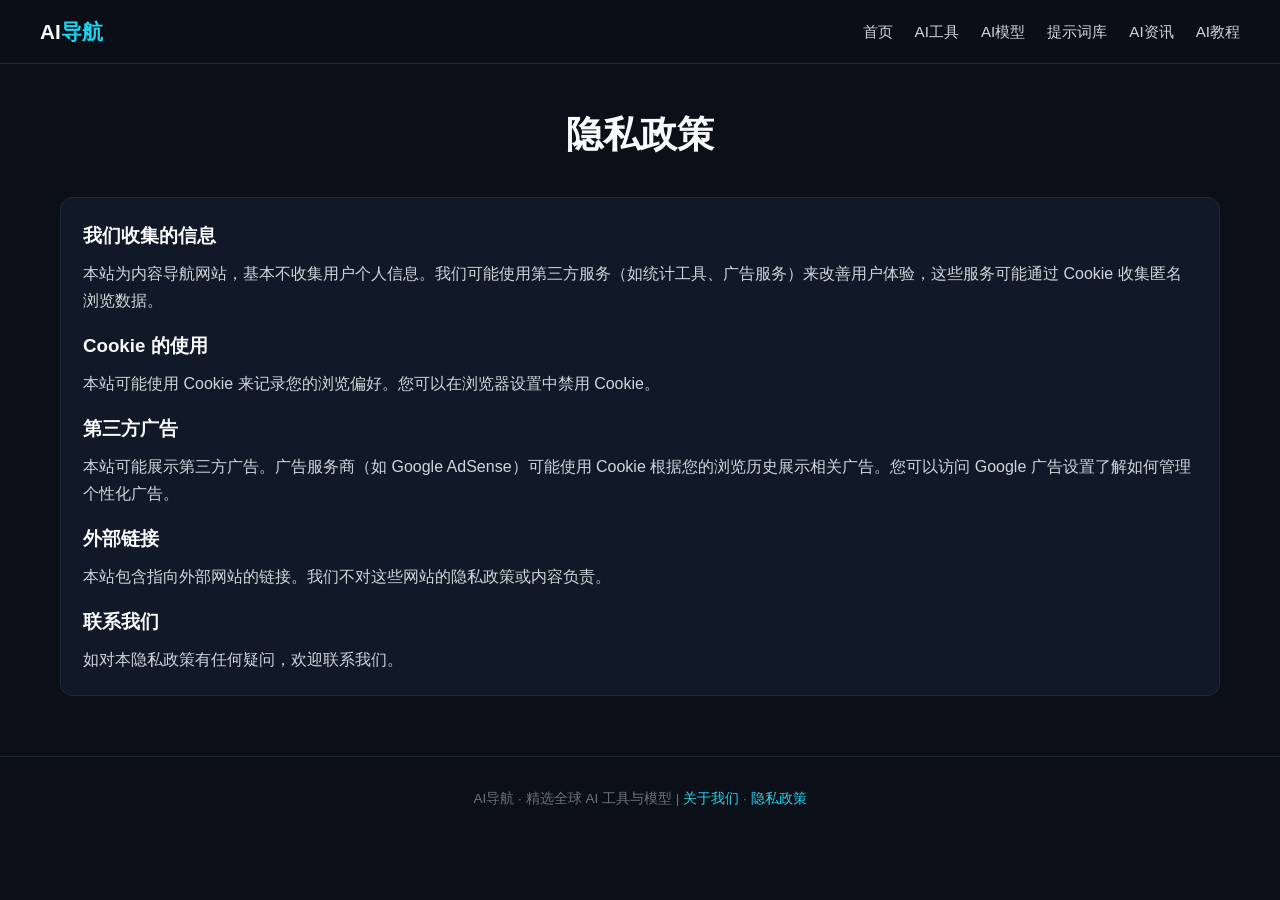
<file: privacy.html>
<!DOCTYPE html>
<html lang="zh-CN">
<head>
<meta charset="UTF-8">
<meta name="viewport" content="width=device-width, initial-scale=1.0">
<title>隐私政策 - AI导航</title>
<link rel="stylesheet" href="css/style.css">
<!-- Google tag (gtag.js) -->
<script async src="https://www.googletagmanager.com/gtag/js?id=G-CKG54MLKJB"></script>
<script>
  window.dataLayer = window.dataLayer || [];
  function gtag(){dataLayer.push(arguments);}
  gtag('js', new Date());
  gtag('config', 'G-CKG54MLKJB');
</script>
</head>
<body>
<header>
  <div class="container nav">
    <div class="logo">AI<span>导航</span></div>
    <nav class="nav-links">
      <a href="index.html">首页</a>
      <a href="tools.html">AI工具</a>
      <a href="models.html">AI模型</a>
      <a href="prompts.html">提示词库</a>
      <a href="news.html">AI资讯</a>
      <a href="learn.html">AI教程</a>
    </nav>
  </div>
</header>
<main class="container">
  <div class="hero" style="padding:40px 0 20px;">
    <h1>隐私政策</h1>
  </div>
  <div class="article">
    <h3>我们收集的信息</h3>
    <p>本站为内容导航网站，基本不收集用户个人信息。我们可能使用第三方服务（如统计工具、广告服务）来改善用户体验，这些服务可能通过 Cookie 收集匿名浏览数据。</p>
    <h3 style="margin-top:16px;">Cookie 的使用</h3>
    <p>本站可能使用 Cookie 来记录您的浏览偏好。您可以在浏览器设置中禁用 Cookie。</p>
    <h3 style="margin-top:16px;">第三方广告</h3>
    <p>本站可能展示第三方广告。广告服务商（如 Google AdSense）可能使用 Cookie 根据您的浏览历史展示相关广告。您可以访问 Google 广告设置了解如何管理个性化广告。</p>
    <h3 style="margin-top:16px;">外部链接</h3>
    <p>本站包含指向外部网站的链接。我们不对这些网站的隐私政策或内容负责。</p>
    <h3 style="margin-top:16px;">联系我们</h3>
    <p>如对本隐私政策有任何疑问，欢迎联系我们。</p>
  </div>
</main>
<footer>
  <div class="container">
    <p>AI导航 · 精选全球 AI 工具与模型 | <a href="about.html">关于我们</a> · <a href="privacy.html">隐私政策</a></p>
  </div>
</footer>
</body>
</html>
</file>
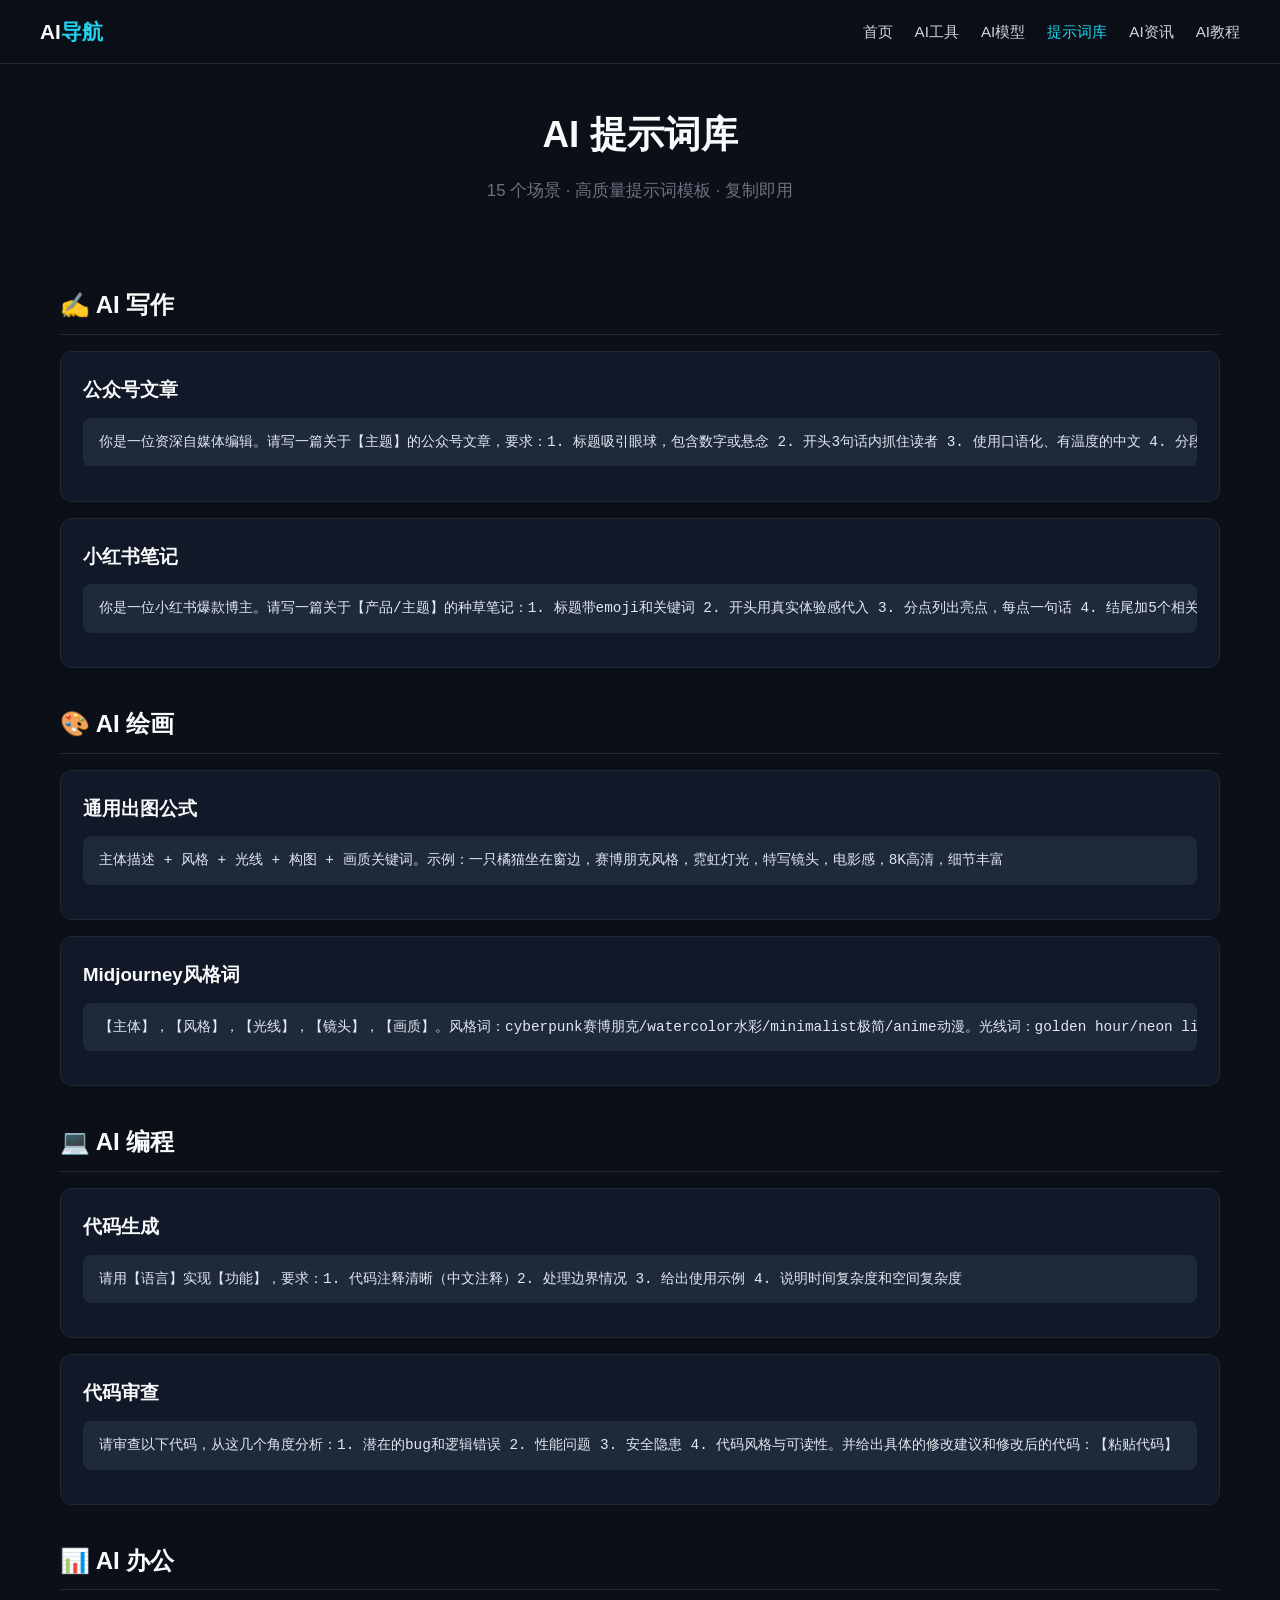
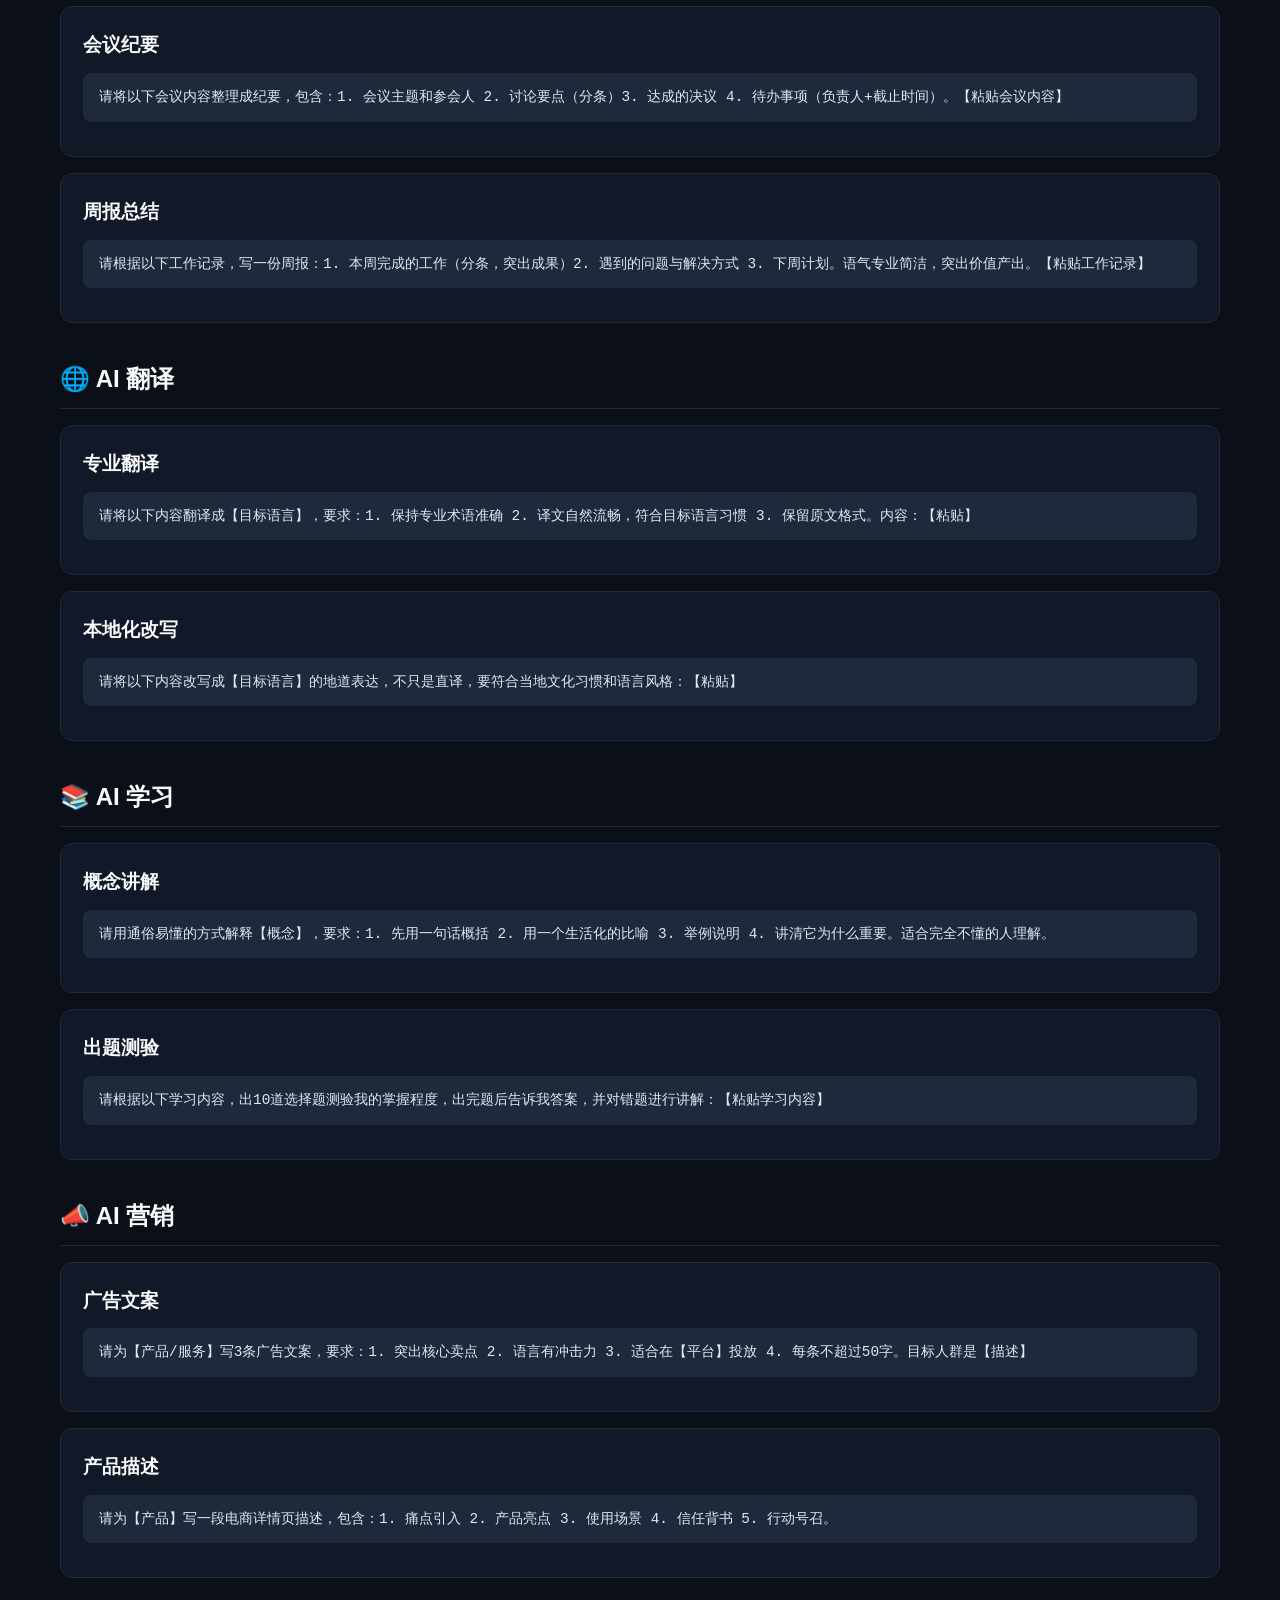
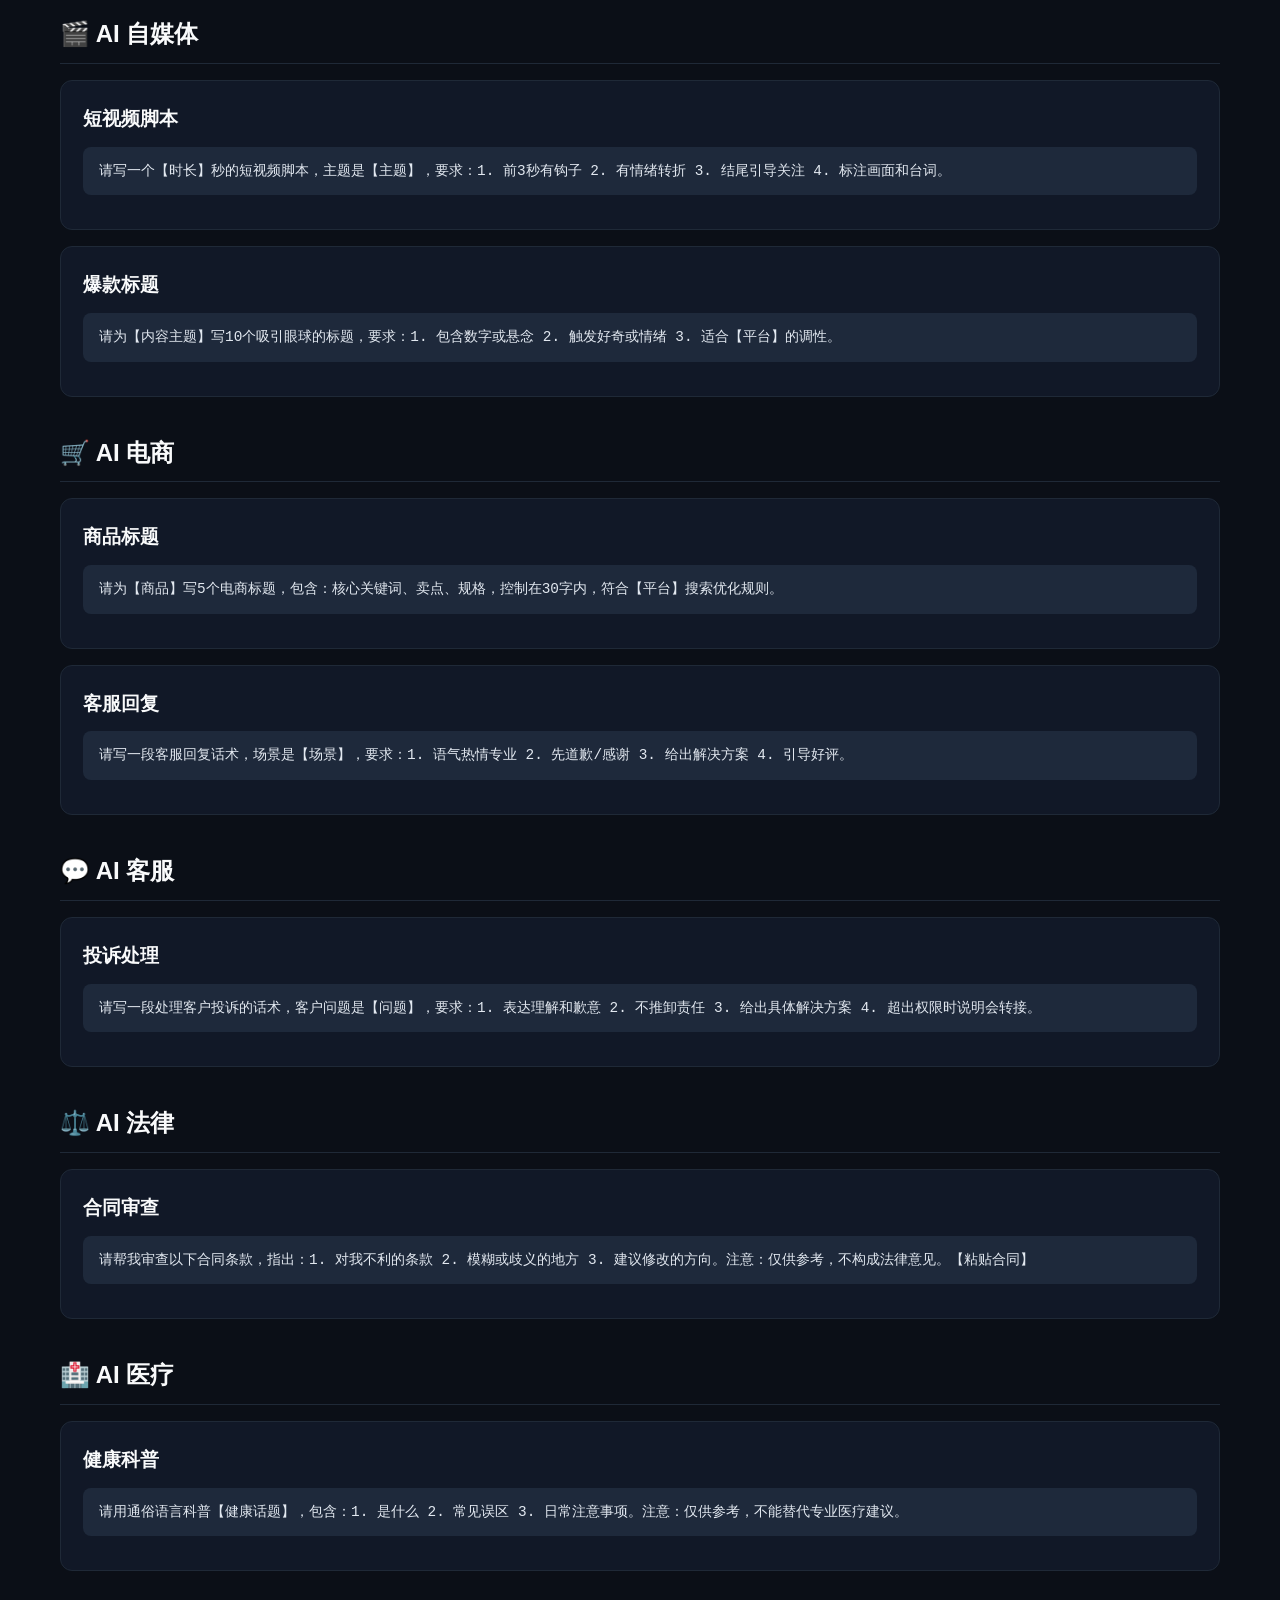
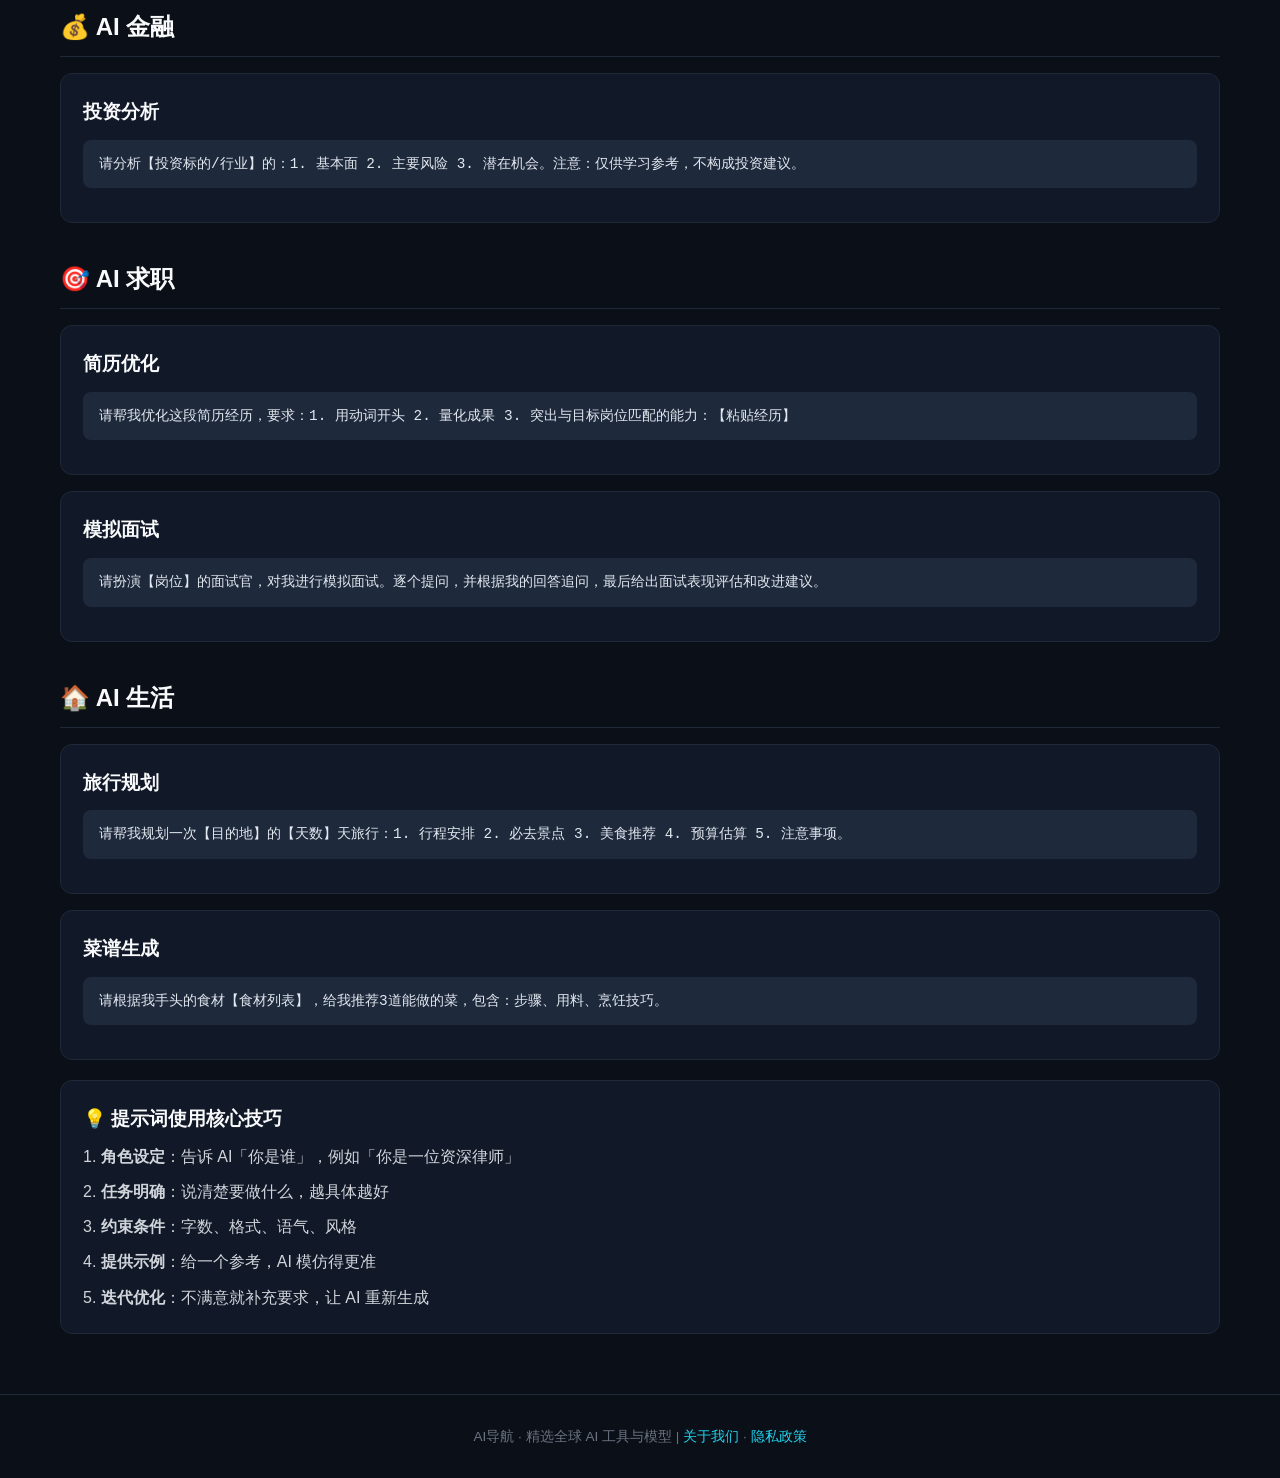
<file: prompts.html>
<!DOCTYPE html>
<html lang="zh-CN">
<head>
<meta charset="UTF-8">
<meta name="viewport" content="width=device-width, initial-scale=1.0">
<title>AI提示词库 - 15个场景的提示词模板 | AI导航</title>
<meta name="description" content="精选AI提示词库：写作、绘画、编程、办公、翻译、学习、营销、自媒体、电商、客服等15个场景的高质量提示词模板，直接复制使用。">
<meta name="keywords" content="AI提示词,prompt,提示词模板,ChatGPT提示词,AI绘画提示词,Midjourney提示词,写作提示词">
<link rel="stylesheet" href="css/style.css">
<!-- Google tag (gtag.js) -->
<script async src="https://www.googletagmanager.com/gtag/js?id=G-CKG54MLKJB"></script>
<script>
  window.dataLayer = window.dataLayer || [];
  function gtag(){dataLayer.push(arguments);}
  gtag('js', new Date());
  gtag('config', 'G-CKG54MLKJB');
</script>
</head>
<body>
<header>
  <div class="container nav">
    <div class="logo">AI<span>导航</span></div>
    <nav class="nav-links">
      <a href="index.html">首页</a>
      <a href="tools.html">AI工具</a>
      <a href="models.html">AI模型</a>
      <a href="prompts.html" class="active">提示词库</a>
      <a href="news.html">AI资讯</a>
      <a href="learn.html">AI教程</a>
    </nav>
  </div>
</header>
<main class="container">
  <div class="hero" style="padding:40px 0 20px;">
    <h1>AI 提示词库</h1>
    <p>15 个场景 · 高质量提示词模板 · 复制即用</p>
  </div>
  <h2 class="section-title">✍️ AI 写作</h2>
  <div class="article">
    <h3>公众号文章</h3>
    <pre><code>你是一位资深自媒体编辑。请写一篇关于【主题】的公众号文章，要求：1. 标题吸引眼球，包含数字或悬念 2. 开头3句话内抓住读者 3. 使用口语化、有温度的中文 4. 分段清晰，每段不超过5行 5. 结尾引导读者互动。字数1500字左右。</code></pre>
  </div>
  <div class="article">
    <h3>小红书笔记</h3>
    <pre><code>你是一位小红书爆款博主。请写一篇关于【产品/主题】的种草笔记：1. 标题带emoji和关键词 2. 开头用真实体验感代入 3. 分点列出亮点，每点一句话 4. 结尾加5个相关话题标签。语气真诚接地气。</code></pre>
  </div>
  <h2 class="section-title">🎨 AI 绘画</h2>
  <div class="article">
    <h3>通用出图公式</h3>
    <pre><code>主体描述 + 风格 + 光线 + 构图 + 画质关键词。示例：一只橘猫坐在窗边，赛博朋克风格，霓虹灯光，特写镜头，电影感，8K高清，细节丰富</code></pre>
  </div>
  <div class="article">
    <h3>Midjourney风格词</h3>
    <pre><code>【主体】，【风格】，【光线】，【镜头】，【画质】。风格词：cyberpunk赛博朋克/watercolor水彩/minimalist极简/anime动漫。光线词：golden hour/neon light/soft light/backlight。画质词：8k, highly detailed, cinematic lighting</code></pre>
  </div>
  <h2 class="section-title">💻 AI 编程</h2>
  <div class="article">
    <h3>代码生成</h3>
    <pre><code>请用【语言】实现【功能】，要求：1. 代码注释清晰（中文注释）2. 处理边界情况 3. 给出使用示例 4. 说明时间复杂度和空间复杂度</code></pre>
  </div>
  <div class="article">
    <h3>代码审查</h3>
    <pre><code>请审查以下代码，从这几个角度分析：1. 潜在的bug和逻辑错误 2. 性能问题 3. 安全隐患 4. 代码风格与可读性。并给出具体的修改建议和修改后的代码：【粘贴代码】</code></pre>
  </div>
  <h2 class="section-title">📊 AI 办公</h2>
  <div class="article">
    <h3>会议纪要</h3>
    <pre><code>请将以下会议内容整理成纪要，包含：1. 会议主题和参会人 2. 讨论要点（分条）3. 达成的决议 4. 待办事项（负责人+截止时间）。【粘贴会议内容】</code></pre>
  </div>
  <div class="article">
    <h3>周报总结</h3>
    <pre><code>请根据以下工作记录，写一份周报：1. 本周完成的工作（分条，突出成果）2. 遇到的问题与解决方式 3. 下周计划。语气专业简洁，突出价值产出。【粘贴工作记录】</code></pre>
  </div>
  <h2 class="section-title">🌐 AI 翻译</h2>
  <div class="article">
    <h3>专业翻译</h3>
    <pre><code>请将以下内容翻译成【目标语言】，要求：1. 保持专业术语准确 2. 译文自然流畅，符合目标语言习惯 3. 保留原文格式。内容：【粘贴】</code></pre>
  </div>
  <div class="article">
    <h3>本地化改写</h3>
    <pre><code>请将以下内容改写成【目标语言】的地道表达，不只是直译，要符合当地文化习惯和语言风格：【粘贴】</code></pre>
  </div>
  <h2 class="section-title">📚 AI 学习</h2>
  <div class="article">
    <h3>概念讲解</h3>
    <pre><code>请用通俗易懂的方式解释【概念】，要求：1. 先用一句话概括 2. 用一个生活化的比喻 3. 举例说明 4. 讲清它为什么重要。适合完全不懂的人理解。</code></pre>
  </div>
  <div class="article">
    <h3>出题测验</h3>
    <pre><code>请根据以下学习内容，出10道选择题测验我的掌握程度，出完题后告诉我答案，并对错题进行讲解：【粘贴学习内容】</code></pre>
  </div>
  <h2 class="section-title">📣 AI 营销</h2>
  <div class="article">
    <h3>广告文案</h3>
    <pre><code>请为【产品/服务】写3条广告文案，要求：1. 突出核心卖点 2. 语言有冲击力 3. 适合在【平台】投放 4. 每条不超过50字。目标人群是【描述】</code></pre>
  </div>
  <div class="article">
    <h3>产品描述</h3>
    <pre><code>请为【产品】写一段电商详情页描述，包含：1. 痛点引入 2. 产品亮点 3. 使用场景 4. 信任背书 5. 行动号召。</code></pre>
  </div>
  <h2 class="section-title">🎬 AI 自媒体</h2>
  <div class="article">
    <h3>短视频脚本</h3>
    <pre><code>请写一个【时长】秒的短视频脚本，主题是【主题】，要求：1. 前3秒有钩子 2. 有情绪转折 3. 结尾引导关注 4. 标注画面和台词。</code></pre>
  </div>
  <div class="article">
    <h3>爆款标题</h3>
    <pre><code>请为【内容主题】写10个吸引眼球的标题，要求：1. 包含数字或悬念 2. 触发好奇或情绪 3. 适合【平台】的调性。</code></pre>
  </div>
  <h2 class="section-title">🛒 AI 电商</h2>
  <div class="article">
    <h3>商品标题</h3>
    <pre><code>请为【商品】写5个电商标题，包含：核心关键词、卖点、规格，控制在30字内，符合【平台】搜索优化规则。</code></pre>
  </div>
  <div class="article">
    <h3>客服回复</h3>
    <pre><code>请写一段客服回复话术，场景是【场景】，要求：1. 语气热情专业 2. 先道歉/感谢 3. 给出解决方案 4. 引导好评。</code></pre>
  </div>
  <h2 class="section-title">💬 AI 客服</h2>
  <div class="article">
    <h3>投诉处理</h3>
    <pre><code>请写一段处理客户投诉的话术，客户问题是【问题】，要求：1. 表达理解和歉意 2. 不推卸责任 3. 给出具体解决方案 4. 超出权限时说明会转接。</code></pre>
  </div>
  <h2 class="section-title">⚖️ AI 法律</h2>
  <div class="article">
    <h3>合同审查</h3>
    <pre><code>请帮我审查以下合同条款，指出：1. 对我不利的条款 2. 模糊或歧义的地方 3. 建议修改的方向。注意：仅供参考，不构成法律意见。【粘贴合同】</code></pre>
  </div>
  <h2 class="section-title">🏥 AI 医疗</h2>
  <div class="article">
    <h3>健康科普</h3>
    <pre><code>请用通俗语言科普【健康话题】，包含：1. 是什么 2. 常见误区 3. 日常注意事项。注意：仅供参考，不能替代专业医疗建议。</code></pre>
  </div>
  <h2 class="section-title">💰 AI 金融</h2>
  <div class="article">
    <h3>投资分析</h3>
    <pre><code>请分析【投资标的/行业】的：1. 基本面 2. 主要风险 3. 潜在机会。注意：仅供学习参考，不构成投资建议。</code></pre>
  </div>
  <h2 class="section-title">🎯 AI 求职</h2>
  <div class="article">
    <h3>简历优化</h3>
    <pre><code>请帮我优化这段简历经历，要求：1. 用动词开头 2. 量化成果 3. 突出与目标岗位匹配的能力：【粘贴经历】</code></pre>
  </div>
  <div class="article">
    <h3>模拟面试</h3>
    <pre><code>请扮演【岗位】的面试官，对我进行模拟面试。逐个提问，并根据我的回答追问，最后给出面试表现评估和改进建议。</code></pre>
  </div>
  <h2 class="section-title">🏠 AI 生活</h2>
  <div class="article">
    <h3>旅行规划</h3>
    <pre><code>请帮我规划一次【目的地】的【天数】天旅行：1. 行程安排 2. 必去景点 3. 美食推荐 4. 预算估算 5. 注意事项。</code></pre>
  </div>
  <div class="article">
    <h3>菜谱生成</h3>
    <pre><code>请根据我手头的食材【食材列表】，给我推荐3道能做的菜，包含：步骤、用料、烹饪技巧。</code></pre>
  </div>

  <div class="article" style="margin-top:20px;">
    <h3>💡 提示词使用核心技巧</h3>
    <p>1. <strong>角色设定</strong>：告诉 AI「你是谁」，例如「你是一位资深律师」</p>
    <p>2. <strong>任务明确</strong>：说清楚要做什么，越具体越好</p>
    <p>3. <strong>约束条件</strong>：字数、格式、语气、风格</p>
    <p>4. <strong>提供示例</strong>：给一个参考，AI 模仿得更准</p>
    <p>5. <strong>迭代优化</strong>：不满意就补充要求，让 AI 重新生成</p>
  </div>
</main>
<footer>
  <div class="container">
    <p>AI导航 · 精选全球 AI 工具与模型 | <a href="about.html">关于我们</a> · <a href="privacy.html">隐私政策</a></p>
  </div>
</footer>
<script src="js/main.js"></script>
</body>
</html>
</file>
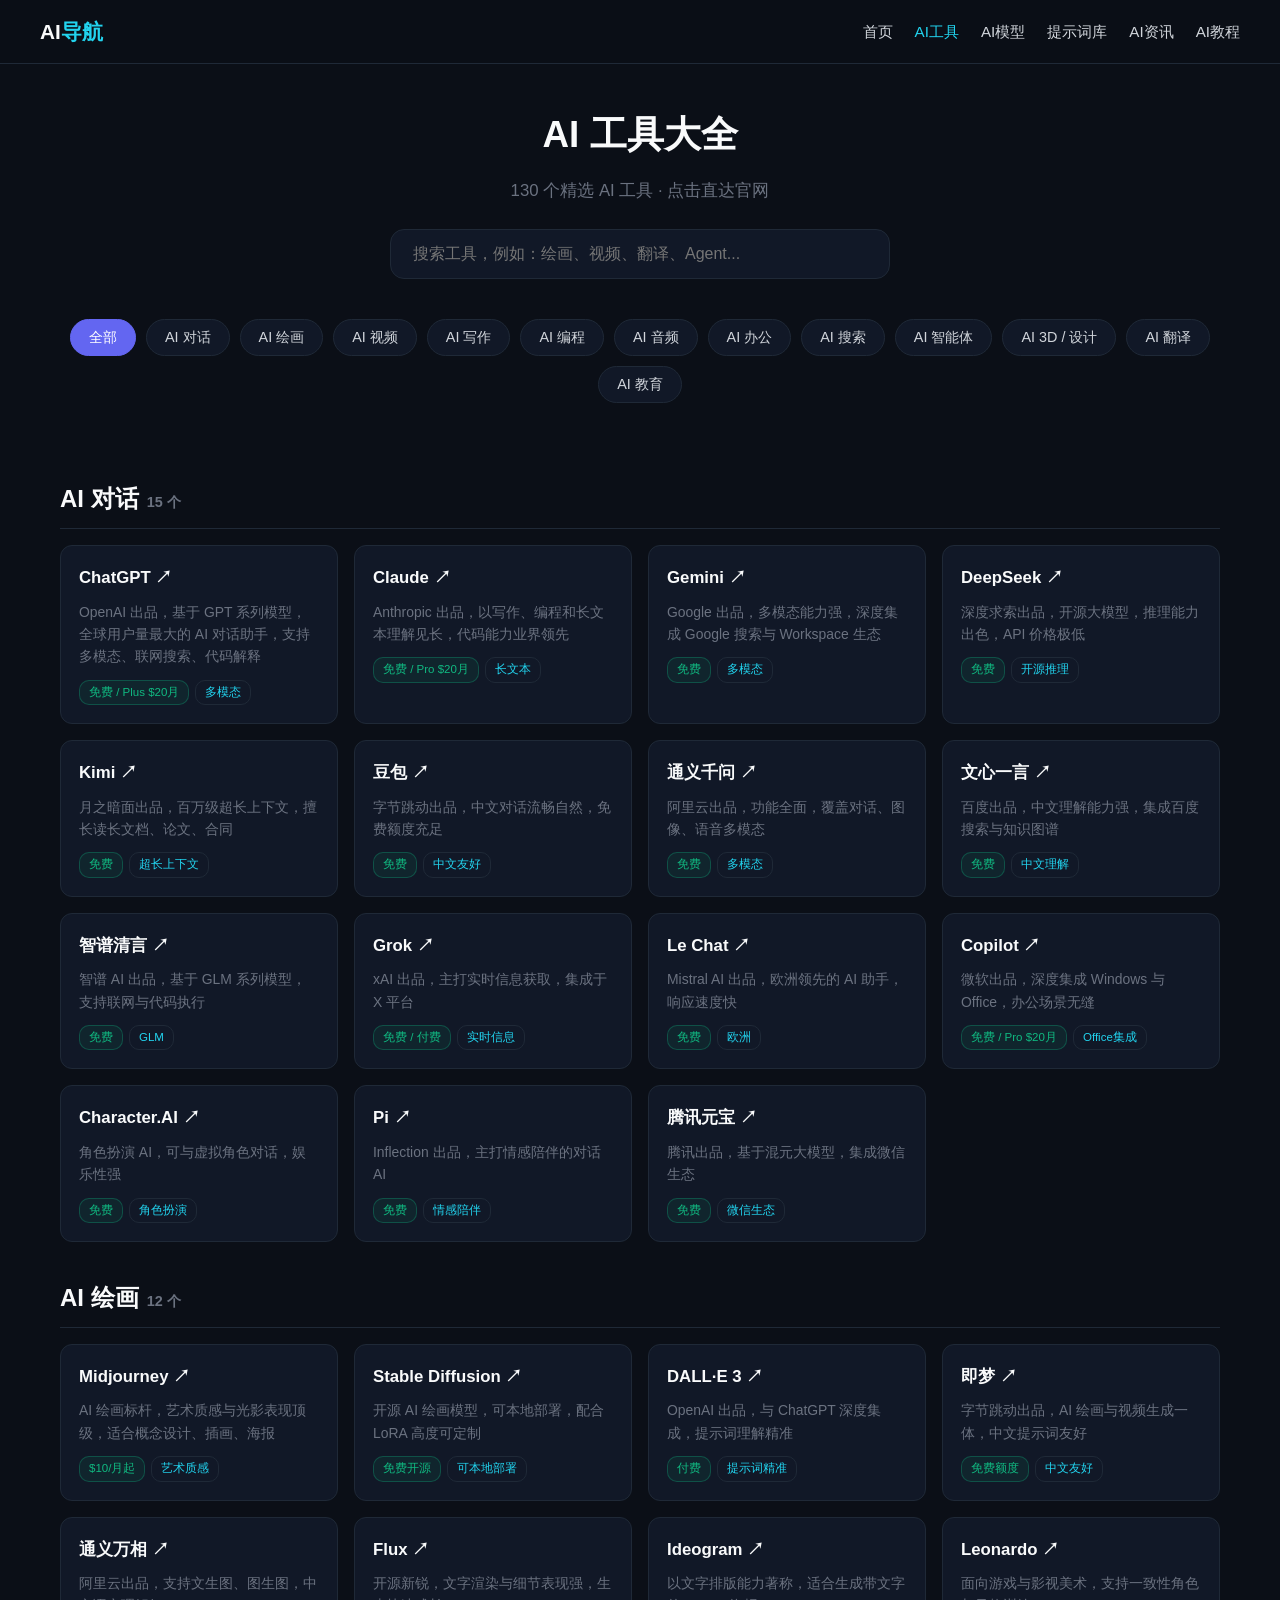
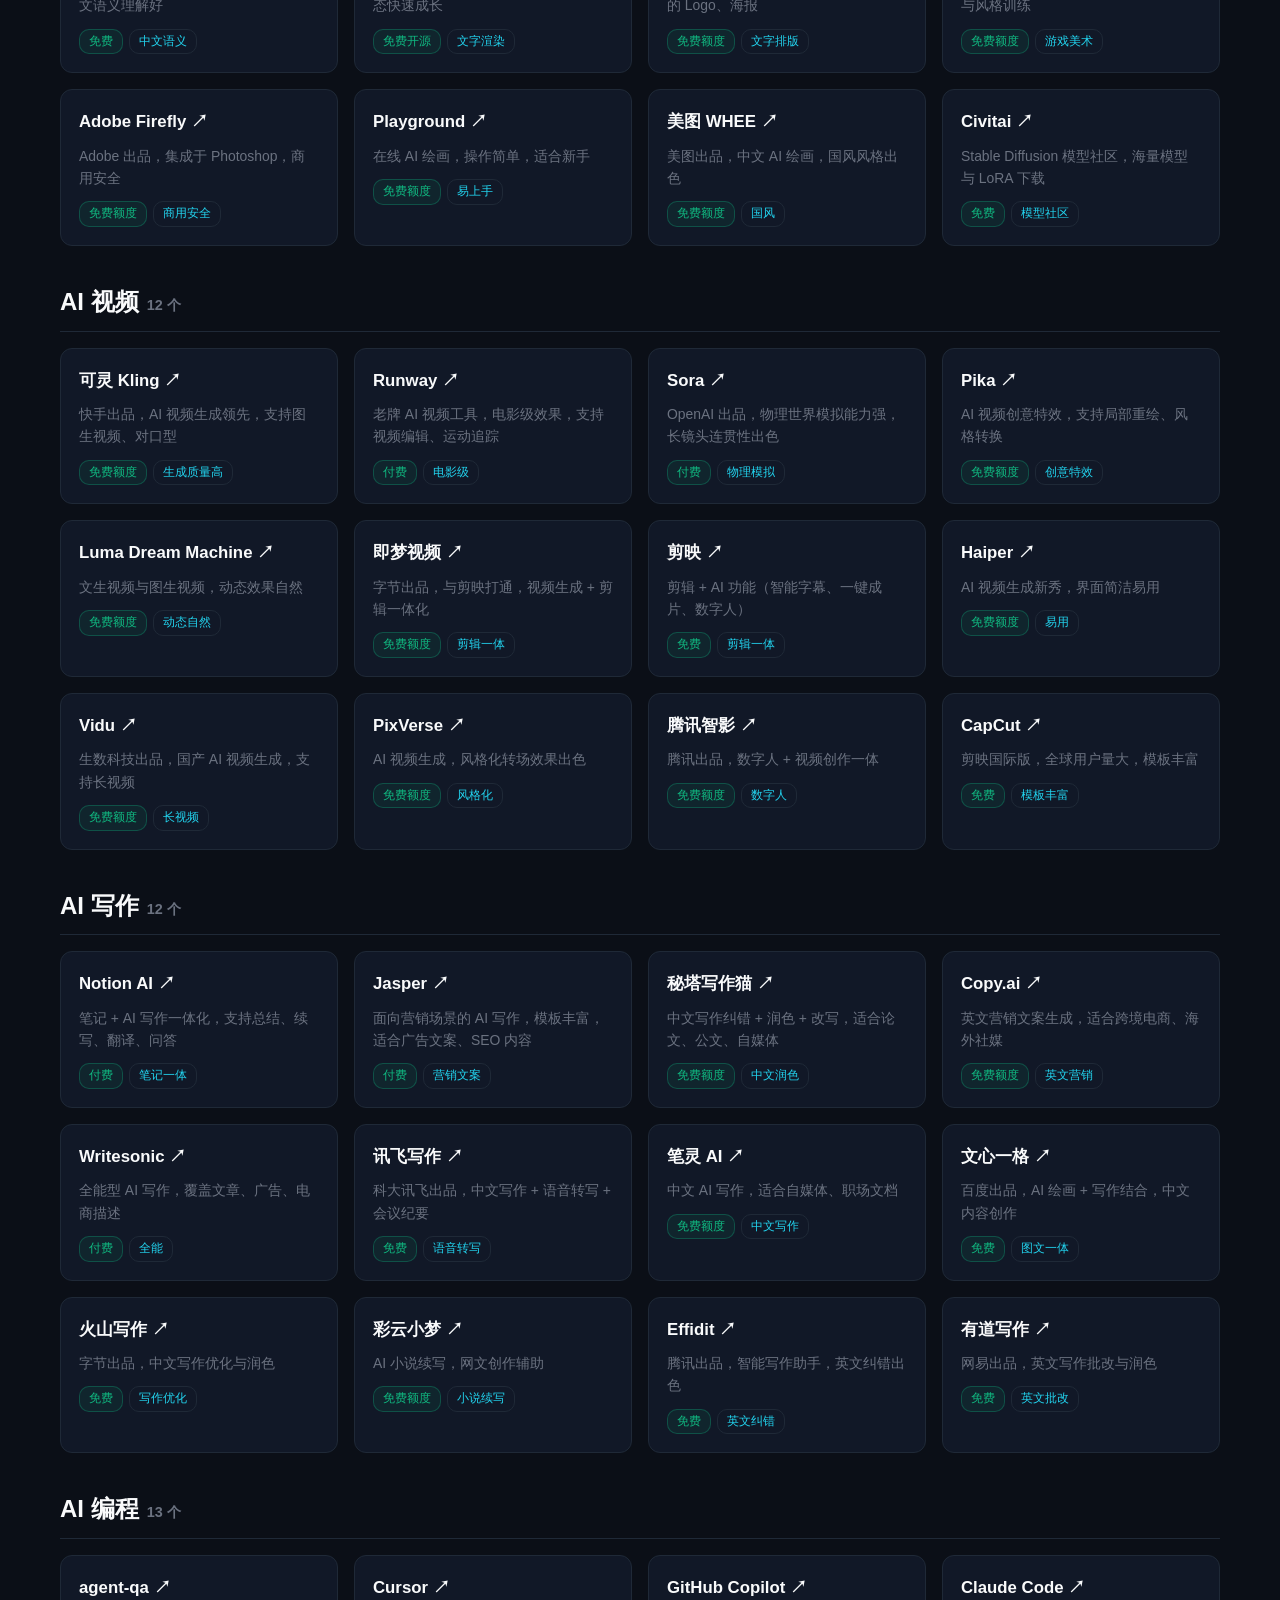
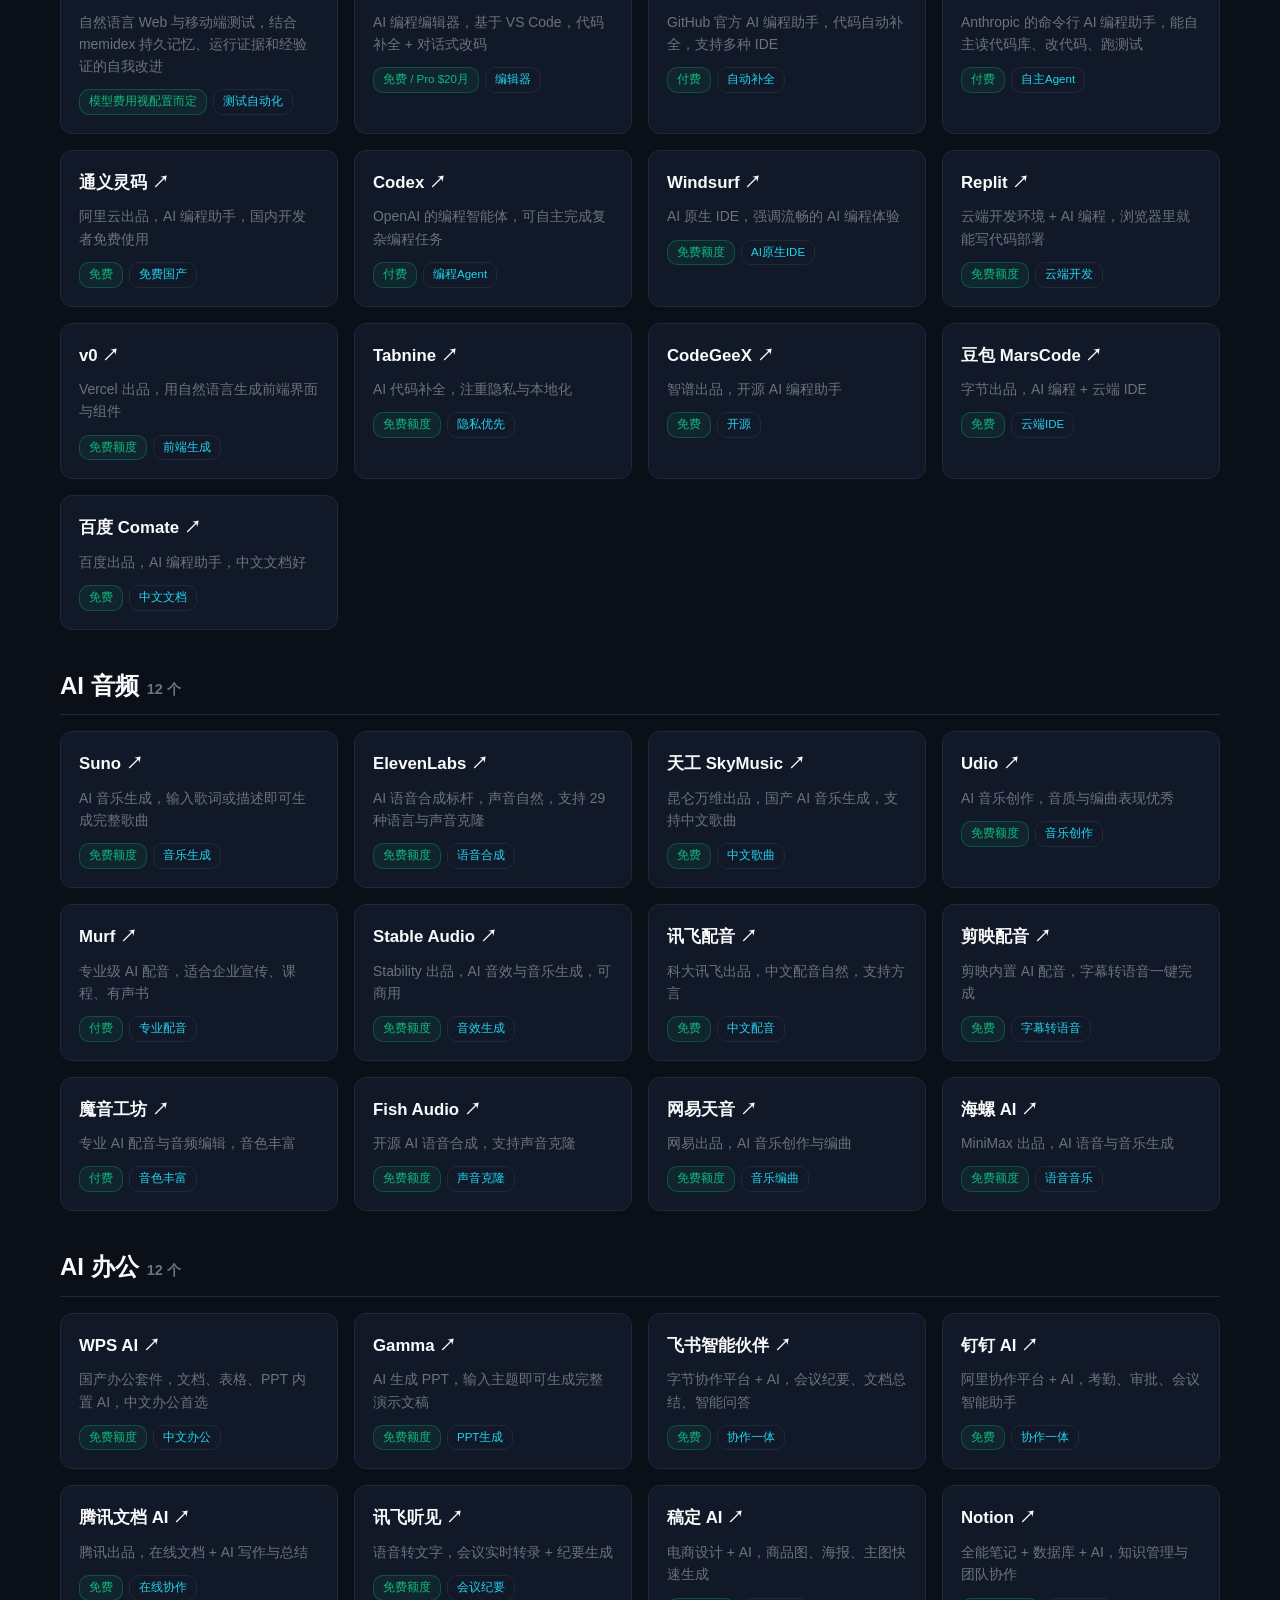
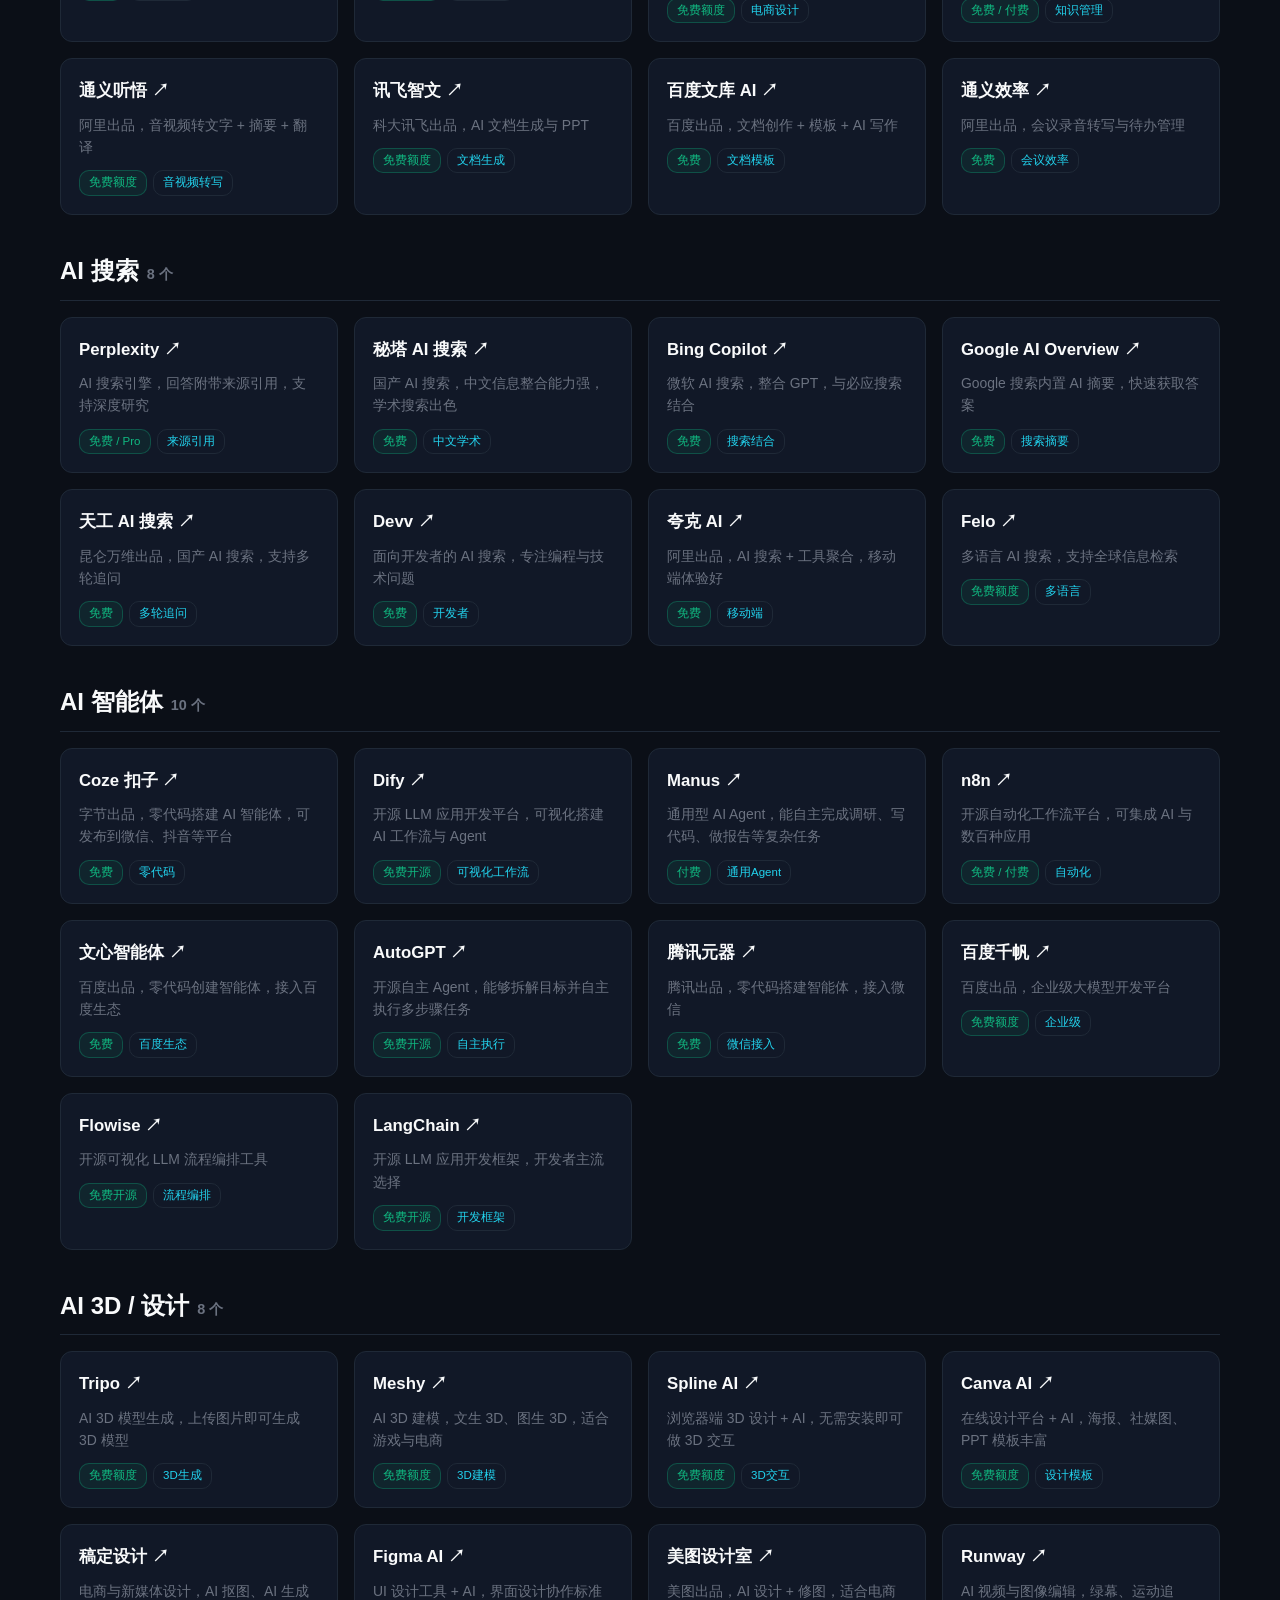
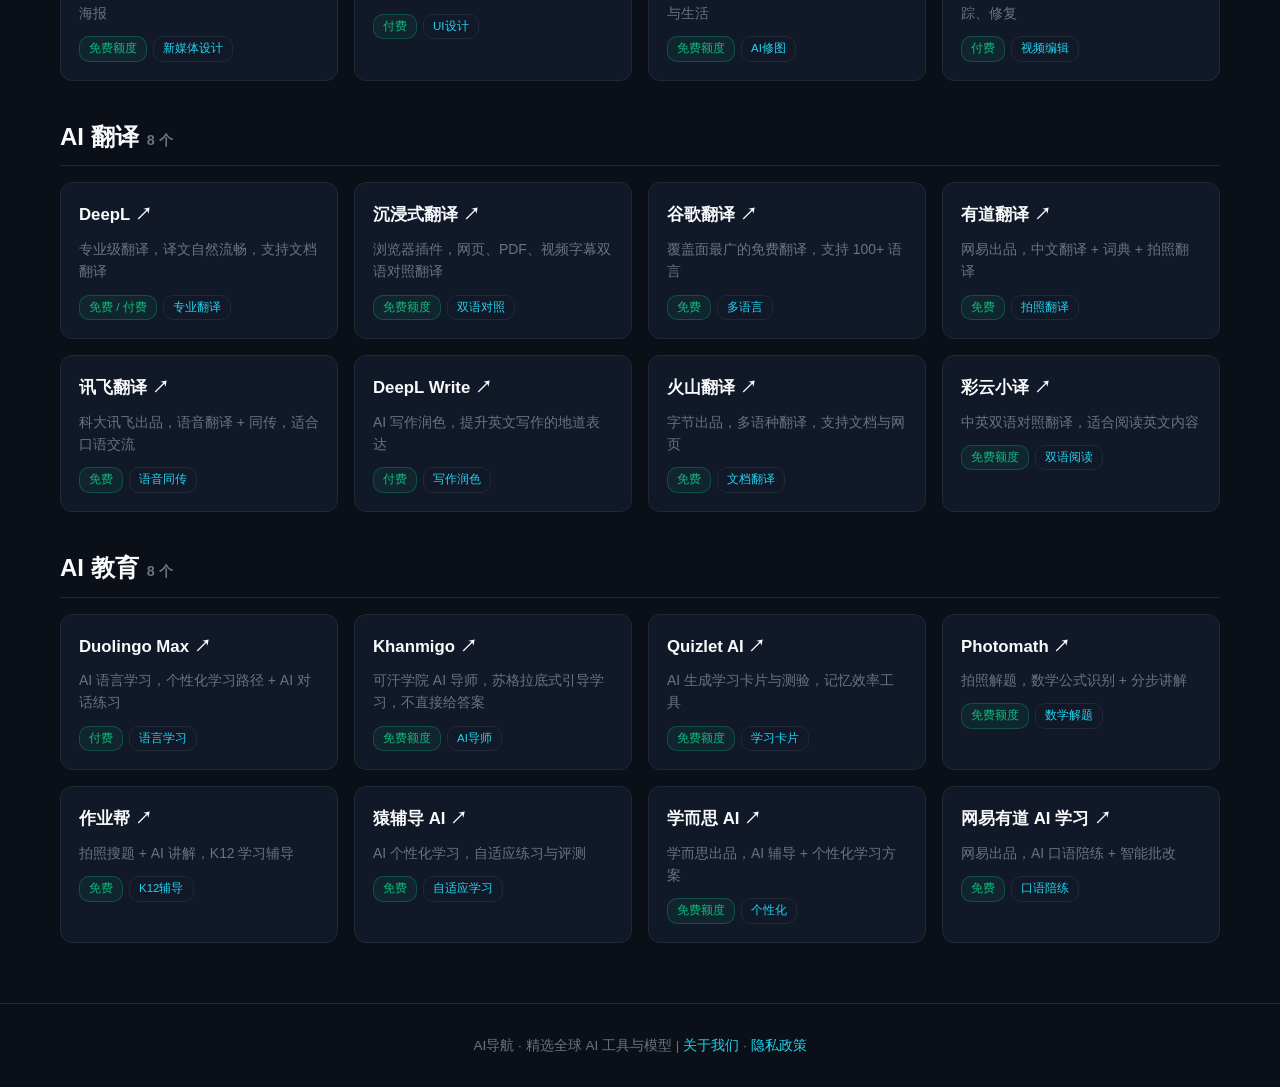
<file: tools.html>
<!DOCTYPE html>
<html lang="zh-CN">
<head>
<meta charset="UTF-8">
<meta name="viewport" content="width=device-width, initial-scale=1.0">
<title>AI工具大全 2026 - 130个精选AI工具分类合集 | AI导航</title>
<meta name="description" content="2026最全AI工具合集：130个精选AI工具，涵盖AI对话、AI绘画、AI视频、AI写作、AI编程、AI智能体、AI音频、AI办公等12大分类，点击直达官网。">
<meta name="keywords" content="AI工具,AI工具大全,AI导航,ChatGPT,AI绘画,AI视频,AI写作,AI编程,AI智能体">
<link rel="stylesheet" href="css/style.css">
<!-- Google tag (gtag.js) -->
<script async src="https://www.googletagmanager.com/gtag/js?id=G-CKG54MLKJB"></script>
<script>
  window.dataLayer = window.dataLayer || [];
  function gtag(){dataLayer.push(arguments);}
  gtag('js', new Date());
  gtag('config', 'G-CKG54MLKJB');
</script>
</head>
<body>
<header>
  <div class="container nav">
    <div class="logo">AI<span>导航</span></div>
    <nav class="nav-links">
      <a href="index.html">首页</a>
      <a href="tools.html" class="active">AI工具</a>
      <a href="models.html">AI模型</a>
      <a href="prompts.html">提示词库</a>
      <a href="news.html">AI资讯</a>
      <a href="learn.html">AI教程</a>
    </nav>
  </div>
</header>
<main class="container">
  <div class="hero" style="padding:40px 0 20px;">
    <h1>AI 工具大全</h1>
    <p>130 个精选 AI 工具 · 点击直达官网</p>
    <div class="search-box" style="max-width:500px;">
      <input type="text" id="searchInput" placeholder="搜索工具，例如：绘画、视频、翻译、Agent...">
    </div>
  </div>

  <div class="cats">
<button class="cat-btn active" data-cat="all">全部</button>
    <button class="cat-btn" data-cat="chat">AI 对话</button>
    <button class="cat-btn" data-cat="image">AI 绘画</button>
    <button class="cat-btn" data-cat="video">AI 视频</button>
    <button class="cat-btn" data-cat="write">AI 写作</button>
    <button class="cat-btn" data-cat="code">AI 编程</button>
    <button class="cat-btn" data-cat="audio">AI 音频</button>
    <button class="cat-btn" data-cat="office">AI 办公</button>
    <button class="cat-btn" data-cat="search">AI 搜索</button>
    <button class="cat-btn" data-cat="agent">AI 智能体</button>
    <button class="cat-btn" data-cat="design3d">AI 3D / 设计</button>
    <button class="cat-btn" data-cat="translate">AI 翻译</button>
    <button class="cat-btn" data-cat="edu">AI 教育</button>

  </div>

  <h2 class="section-title" id="chat">AI 对话<small>15 个</small></h2>
  <div class="grid">
    <a class="card" data-cat="chat" href="https://chatgpt.com" target="_blank" rel="noopener">
      <h3>ChatGPT ↗</h3>
      <p class="desc">OpenAI 出品，基于 GPT 系列模型，全球用户量最大的 AI 对话助手，支持多模态、联网搜索、代码解释</p>
      <div class="meta">
        <span class="price">免费 / Plus $20月</span>
        <span class="tag">多模态</span>
      </div>
    </a>
    <a class="card" data-cat="chat" href="https://claude.ai" target="_blank" rel="noopener">
      <h3>Claude ↗</h3>
      <p class="desc">Anthropic 出品，以写作、编程和长文本理解见长，代码能力业界领先</p>
      <div class="meta">
        <span class="price">免费 / Pro $20月</span>
        <span class="tag">长文本</span>
      </div>
    </a>
    <a class="card" data-cat="chat" href="https://gemini.google.com" target="_blank" rel="noopener">
      <h3>Gemini ↗</h3>
      <p class="desc">Google 出品，多模态能力强，深度集成 Google 搜索与 Workspace 生态</p>
      <div class="meta">
        <span class="price">免费</span>
        <span class="tag">多模态</span>
      </div>
    </a>
    <a class="card" data-cat="chat" href="https://www.deepseek.com" target="_blank" rel="noopener">
      <h3>DeepSeek ↗</h3>
      <p class="desc">深度求索出品，开源大模型，推理能力出色，API 价格极低</p>
      <div class="meta">
        <span class="price">免费</span>
        <span class="tag">开源推理</span>
      </div>
    </a>
    <a class="card" data-cat="chat" href="https://kimi.moonshot.cn" target="_blank" rel="noopener">
      <h3>Kimi ↗</h3>
      <p class="desc">月之暗面出品，百万级超长上下文，擅长读长文档、论文、合同</p>
      <div class="meta">
        <span class="price">免费</span>
        <span class="tag">超长上下文</span>
      </div>
    </a>
    <a class="card" data-cat="chat" href="https://www.doubao.com" target="_blank" rel="noopener">
      <h3>豆包 ↗</h3>
      <p class="desc">字节跳动出品，中文对话流畅自然，免费额度充足</p>
      <div class="meta">
        <span class="price">免费</span>
        <span class="tag">中文友好</span>
      </div>
    </a>
    <a class="card" data-cat="chat" href="https://tongyi.aliyun.com" target="_blank" rel="noopener">
      <h3>通义千问 ↗</h3>
      <p class="desc">阿里云出品，功能全面，覆盖对话、图像、语音多模态</p>
      <div class="meta">
        <span class="price">免费</span>
        <span class="tag">多模态</span>
      </div>
    </a>
    <a class="card" data-cat="chat" href="https://yiyan.baidu.com" target="_blank" rel="noopener">
      <h3>文心一言 ↗</h3>
      <p class="desc">百度出品，中文理解能力强，集成百度搜索与知识图谱</p>
      <div class="meta">
        <span class="price">免费</span>
        <span class="tag">中文理解</span>
      </div>
    </a>
    <a class="card" data-cat="chat" href="https://chatglm.cn" target="_blank" rel="noopener">
      <h3>智谱清言 ↗</h3>
      <p class="desc">智谱 AI 出品，基于 GLM 系列模型，支持联网与代码执行</p>
      <div class="meta">
        <span class="price">免费</span>
        <span class="tag">GLM</span>
      </div>
    </a>
    <a class="card" data-cat="chat" href="https://grok.com" target="_blank" rel="noopener">
      <h3>Grok ↗</h3>
      <p class="desc">xAI 出品，主打实时信息获取，集成于 X 平台</p>
      <div class="meta">
        <span class="price">免费 / 付费</span>
        <span class="tag">实时信息</span>
      </div>
    </a>
    <a class="card" data-cat="chat" href="https://chat.mistral.ai" target="_blank" rel="noopener">
      <h3>Le Chat ↗</h3>
      <p class="desc">Mistral AI 出品，欧洲领先的 AI 助手，响应速度快</p>
      <div class="meta">
        <span class="price">免费</span>
        <span class="tag">欧洲</span>
      </div>
    </a>
    <a class="card" data-cat="chat" href="https://copilot.microsoft.com" target="_blank" rel="noopener">
      <h3>Copilot ↗</h3>
      <p class="desc">微软出品，深度集成 Windows 与 Office，办公场景无缝</p>
      <div class="meta">
        <span class="price">免费 / Pro $20月</span>
        <span class="tag">Office集成</span>
      </div>
    </a>
    <a class="card" data-cat="chat" href="https://character.ai" target="_blank" rel="noopener">
      <h3>Character.AI ↗</h3>
      <p class="desc">角色扮演 AI，可与虚拟角色对话，娱乐性强</p>
      <div class="meta">
        <span class="price">免费</span>
        <span class="tag">角色扮演</span>
      </div>
    </a>
    <a class="card" data-cat="chat" href="https://pi.ai" target="_blank" rel="noopener">
      <h3>Pi ↗</h3>
      <p class="desc">Inflection 出品，主打情感陪伴的对话 AI</p>
      <div class="meta">
        <span class="price">免费</span>
        <span class="tag">情感陪伴</span>
      </div>
    </a>
    <a class="card" data-cat="chat" href="https://yuanbao.tencent.com" target="_blank" rel="noopener">
      <h3>腾讯元宝 ↗</h3>
      <p class="desc">腾讯出品，基于混元大模型，集成微信生态</p>
      <div class="meta">
        <span class="price">免费</span>
        <span class="tag">微信生态</span>
      </div>
    </a>
  </div>
  <h2 class="section-title" id="image">AI 绘画<small>12 个</small></h2>
  <div class="grid">
    <a class="card" data-cat="image" href="https://www.midjourney.com" target="_blank" rel="noopener">
      <h3>Midjourney ↗</h3>
      <p class="desc">AI 绘画标杆，艺术质感与光影表现顶级，适合概念设计、插画、海报</p>
      <div class="meta">
        <span class="price">$10/月起</span>
        <span class="tag">艺术质感</span>
      </div>
    </a>
    <a class="card" data-cat="image" href="https://stability.ai" target="_blank" rel="noopener">
      <h3>Stable Diffusion ↗</h3>
      <p class="desc">开源 AI 绘画模型，可本地部署，配合 LoRA 高度可定制</p>
      <div class="meta">
        <span class="price">免费开源</span>
        <span class="tag">可本地部署</span>
      </div>
    </a>
    <a class="card" data-cat="image" href="https://openai.com/dall-e-3" target="_blank" rel="noopener">
      <h3>DALL·E 3 ↗</h3>
      <p class="desc">OpenAI 出品，与 ChatGPT 深度集成，提示词理解精准</p>
      <div class="meta">
        <span class="price">付费</span>
        <span class="tag">提示词精准</span>
      </div>
    </a>
    <a class="card" data-cat="image" href="https://jimeng.jianying.com" target="_blank" rel="noopener">
      <h3>即梦 ↗</h3>
      <p class="desc">字节跳动出品，AI 绘画与视频生成一体，中文提示词友好</p>
      <div class="meta">
        <span class="price">免费额度</span>
        <span class="tag">中文友好</span>
      </div>
    </a>
    <a class="card" data-cat="image" href="https://tongyi.aliyun.com/wanxiang" target="_blank" rel="noopener">
      <h3>通义万相 ↗</h3>
      <p class="desc">阿里云出品，支持文生图、图生图，中文语义理解好</p>
      <div class="meta">
        <span class="price">免费</span>
        <span class="tag">中文语义</span>
      </div>
    </a>
    <a class="card" data-cat="image" href="https://blackforestlabs.ai" target="_blank" rel="noopener">
      <h3>Flux ↗</h3>
      <p class="desc">开源新锐，文字渲染与细节表现强，生态快速成长</p>
      <div class="meta">
        <span class="price">免费开源</span>
        <span class="tag">文字渲染</span>
      </div>
    </a>
    <a class="card" data-cat="image" href="https://ideogram.ai" target="_blank" rel="noopener">
      <h3>Ideogram ↗</h3>
      <p class="desc">以文字排版能力著称，适合生成带文字的 Logo、海报</p>
      <div class="meta">
        <span class="price">免费额度</span>
        <span class="tag">文字排版</span>
      </div>
    </a>
    <a class="card" data-cat="image" href="https://leonardo.ai" target="_blank" rel="noopener">
      <h3>Leonardo ↗</h3>
      <p class="desc">面向游戏与影视美术，支持一致性角色与风格训练</p>
      <div class="meta">
        <span class="price">免费额度</span>
        <span class="tag">游戏美术</span>
      </div>
    </a>
    <a class="card" data-cat="image" href="https://firefly.adobe.com" target="_blank" rel="noopener">
      <h3>Adobe Firefly ↗</h3>
      <p class="desc">Adobe 出品，集成于 Photoshop，商用安全</p>
      <div class="meta">
        <span class="price">免费额度</span>
        <span class="tag">商用安全</span>
      </div>
    </a>
    <a class="card" data-cat="image" href="https://playground.com" target="_blank" rel="noopener">
      <h3>Playground ↗</h3>
      <p class="desc">在线 AI 绘画，操作简单，适合新手</p>
      <div class="meta">
        <span class="price">免费额度</span>
        <span class="tag">易上手</span>
      </div>
    </a>
    <a class="card" data-cat="image" href="https://www.whee.com" target="_blank" rel="noopener">
      <h3>美图 WHEE ↗</h3>
      <p class="desc">美图出品，中文 AI 绘画，国风风格出色</p>
      <div class="meta">
        <span class="price">免费额度</span>
        <span class="tag">国风</span>
      </div>
    </a>
    <a class="card" data-cat="image" href="https://civitai.com" target="_blank" rel="noopener">
      <h3>Civitai ↗</h3>
      <p class="desc">Stable Diffusion 模型社区，海量模型与 LoRA 下载</p>
      <div class="meta">
        <span class="price">免费</span>
        <span class="tag">模型社区</span>
      </div>
    </a>
  </div>
  <h2 class="section-title" id="video">AI 视频<small>12 个</small></h2>
  <div class="grid">
    <a class="card" data-cat="video" href="https://kling.kuaishou.com" target="_blank" rel="noopener">
      <h3>可灵 Kling ↗</h3>
      <p class="desc">快手出品，AI 视频生成领先，支持图生视频、对口型</p>
      <div class="meta">
        <span class="price">免费额度</span>
        <span class="tag">生成质量高</span>
      </div>
    </a>
    <a class="card" data-cat="video" href="https://runwayml.com" target="_blank" rel="noopener">
      <h3>Runway ↗</h3>
      <p class="desc">老牌 AI 视频工具，电影级效果，支持视频编辑、运动追踪</p>
      <div class="meta">
        <span class="price">付费</span>
        <span class="tag">电影级</span>
      </div>
    </a>
    <a class="card" data-cat="video" href="https://sora.com" target="_blank" rel="noopener">
      <h3>Sora ↗</h3>
      <p class="desc">OpenAI 出品，物理世界模拟能力强，长镜头连贯性出色</p>
      <div class="meta">
        <span class="price">付费</span>
        <span class="tag">物理模拟</span>
      </div>
    </a>
    <a class="card" data-cat="video" href="https://pika.art" target="_blank" rel="noopener">
      <h3>Pika ↗</h3>
      <p class="desc">AI 视频创意特效，支持局部重绘、风格转换</p>
      <div class="meta">
        <span class="price">免费额度</span>
        <span class="tag">创意特效</span>
      </div>
    </a>
    <a class="card" data-cat="video" href="https://lumalabs.ai" target="_blank" rel="noopener">
      <h3>Luma Dream Machine ↗</h3>
      <p class="desc">文生视频与图生视频，动态效果自然</p>
      <div class="meta">
        <span class="price">免费额度</span>
        <span class="tag">动态自然</span>
      </div>
    </a>
    <a class="card" data-cat="video" href="https://jimeng.jianying.com" target="_blank" rel="noopener">
      <h3>即梦视频 ↗</h3>
      <p class="desc">字节出品，与剪映打通，视频生成 + 剪辑一体化</p>
      <div class="meta">
        <span class="price">免费额度</span>
        <span class="tag">剪辑一体</span>
      </div>
    </a>
    <a class="card" data-cat="video" href="https://www.capcut.cn" target="_blank" rel="noopener">
      <h3>剪映 ↗</h3>
      <p class="desc">剪辑 + AI 功能（智能字幕、一键成片、数字人）</p>
      <div class="meta">
        <span class="price">免费</span>
        <span class="tag">剪辑一体</span>
      </div>
    </a>
    <a class="card" data-cat="video" href="https://haiper.ai" target="_blank" rel="noopener">
      <h3>Haiper ↗</h3>
      <p class="desc">AI 视频生成新秀，界面简洁易用</p>
      <div class="meta">
        <span class="price">免费额度</span>
        <span class="tag">易用</span>
      </div>
    </a>
    <a class="card" data-cat="video" href="https://www.vidu.com" target="_blank" rel="noopener">
      <h3>Vidu ↗</h3>
      <p class="desc">生数科技出品，国产 AI 视频生成，支持长视频</p>
      <div class="meta">
        <span class="price">免费额度</span>
        <span class="tag">长视频</span>
      </div>
    </a>
    <a class="card" data-cat="video" href="https://pixverse.ai" target="_blank" rel="noopener">
      <h3>PixVerse ↗</h3>
      <p class="desc">AI 视频生成，风格化转场效果出色</p>
      <div class="meta">
        <span class="price">免费额度</span>
        <span class="tag">风格化</span>
      </div>
    </a>
    <a class="card" data-cat="video" href="https://zenvideo.qq.com" target="_blank" rel="noopener">
      <h3>腾讯智影 ↗</h3>
      <p class="desc">腾讯出品，数字人 + 视频创作一体</p>
      <div class="meta">
        <span class="price">免费额度</span>
        <span class="tag">数字人</span>
      </div>
    </a>
    <a class="card" data-cat="video" href="https://www.capcut.com" target="_blank" rel="noopener">
      <h3>CapCut ↗</h3>
      <p class="desc">剪映国际版，全球用户量大，模板丰富</p>
      <div class="meta">
        <span class="price">免费</span>
        <span class="tag">模板丰富</span>
      </div>
    </a>
  </div>
  <h2 class="section-title" id="write">AI 写作<small>12 个</small></h2>
  <div class="grid">
    <a class="card" data-cat="write" href="https://www.notion.so" target="_blank" rel="noopener">
      <h3>Notion AI ↗</h3>
      <p class="desc">笔记 + AI 写作一体化，支持总结、续写、翻译、问答</p>
      <div class="meta">
        <span class="price">付费</span>
        <span class="tag">笔记一体</span>
      </div>
    </a>
    <a class="card" data-cat="write" href="https://www.jasper.ai" target="_blank" rel="noopener">
      <h3>Jasper ↗</h3>
      <p class="desc">面向营销场景的 AI 写作，模板丰富，适合广告文案、SEO 内容</p>
      <div class="meta">
        <span class="price">付费</span>
        <span class="tag">营销文案</span>
      </div>
    </a>
    <a class="card" data-cat="write" href="https://xiezuocat.com" target="_blank" rel="noopener">
      <h3>秘塔写作猫 ↗</h3>
      <p class="desc">中文写作纠错 + 润色 + 改写，适合论文、公文、自媒体</p>
      <div class="meta">
        <span class="price">免费额度</span>
        <span class="tag">中文润色</span>
      </div>
    </a>
    <a class="card" data-cat="write" href="https://www.copy.ai" target="_blank" rel="noopener">
      <h3>Copy.ai ↗</h3>
      <p class="desc">英文营销文案生成，适合跨境电商、海外社媒</p>
      <div class="meta">
        <span class="price">免费额度</span>
        <span class="tag">英文营销</span>
      </div>
    </a>
    <a class="card" data-cat="write" href="https://writesonic.com" target="_blank" rel="noopener">
      <h3>Writesonic ↗</h3>
      <p class="desc">全能型 AI 写作，覆盖文章、广告、电商描述</p>
      <div class="meta">
        <span class="price">付费</span>
        <span class="tag">全能</span>
      </div>
    </a>
    <a class="card" data-cat="write" href="https://xinghuo.xfyun.cn" target="_blank" rel="noopener">
      <h3>讯飞写作 ↗</h3>
      <p class="desc">科大讯飞出品，中文写作 + 语音转写 + 会议纪要</p>
      <div class="meta">
        <span class="price">免费</span>
        <span class="tag">语音转写</span>
      </div>
    </a>
    <a class="card" data-cat="write" href="https://www.bilingai.com" target="_blank" rel="noopener">
      <h3>笔灵 AI ↗</h3>
      <p class="desc">中文 AI 写作，适合自媒体、职场文档</p>
      <div class="meta">
        <span class="price">免费额度</span>
        <span class="tag">中文写作</span>
      </div>
    </a>
    <a class="card" data-cat="write" href="https://yige.baidu.com" target="_blank" rel="noopener">
      <h3>文心一格 ↗</h3>
      <p class="desc">百度出品，AI 绘画 + 写作结合，中文内容创作</p>
      <div class="meta">
        <span class="price">免费</span>
        <span class="tag">图文一体</span>
      </div>
    </a>
    <a class="card" data-cat="write" href="https://writing.volcengine.com" target="_blank" rel="noopener">
      <h3>火山写作 ↗</h3>
      <p class="desc">字节出品，中文写作优化与润色</p>
      <div class="meta">
        <span class="price">免费</span>
        <span class="tag">写作优化</span>
      </div>
    </a>
    <a class="card" data-cat="write" href="https://if.caiyunai.com" target="_blank" rel="noopener">
      <h3>彩云小梦 ↗</h3>
      <p class="desc">AI 小说续写，网文创作辅助</p>
      <div class="meta">
        <span class="price">免费额度</span>
        <span class="tag">小说续写</span>
      </div>
    </a>
    <a class="card" data-cat="write" href="https://effidit.qq.com" target="_blank" rel="noopener">
      <h3>Effidit ↗</h3>
      <p class="desc">腾讯出品，智能写作助手，英文纠错出色</p>
      <div class="meta">
        <span class="price">免费</span>
        <span class="tag">英文纠错</span>
      </div>
    </a>
    <a class="card" data-cat="write" href="https://write.youdao.com" target="_blank" rel="noopener">
      <h3>有道写作 ↗</h3>
      <p class="desc">网易出品，英文写作批改与润色</p>
      <div class="meta">
        <span class="price">免费</span>
        <span class="tag">英文批改</span>
      </div>
    </a>
  </div>
  <h2 class="section-title" id="code">AI 编程<small>13 个</small></h2>
  <div class="grid">
    <a class="card" data-cat="code" href="https://vostride.com" target="_blank" rel="noopener">
      <h3>agent-qa ↗</h3>
      <p class="desc">自然语言 Web 与移动端测试，结合 memidex 持久记忆、运行证据和经验证的自我改进</p>
      <div class="meta">
        <span class="price">模型费用视配置而定</span>
        <span class="tag">测试自动化</span>
      </div>
    </a>
    <a class="card" data-cat="code" href="https://cursor.com" target="_blank" rel="noopener">
      <h3>Cursor ↗</h3>
      <p class="desc">AI 编程编辑器，基于 VS Code，代码补全 + 对话式改码</p>
      <div class="meta">
        <span class="price">免费 / Pro $20月</span>
        <span class="tag">编辑器</span>
      </div>
    </a>
    <a class="card" data-cat="code" href="https://github.com/features/copilot" target="_blank" rel="noopener">
      <h3>GitHub Copilot ↗</h3>
      <p class="desc">GitHub 官方 AI 编程助手，代码自动补全，支持多种 IDE</p>
      <div class="meta">
        <span class="price">付费</span>
        <span class="tag">自动补全</span>
      </div>
    </a>
    <a class="card" data-cat="code" href="https://claude.com" target="_blank" rel="noopener">
      <h3>Claude Code ↗</h3>
      <p class="desc">Anthropic 的命令行 AI 编程助手，能自主读代码库、改代码、跑测试</p>
      <div class="meta">
        <span class="price">付费</span>
        <span class="tag">自主Agent</span>
      </div>
    </a>
    <a class="card" data-cat="code" href="https://lingma.aliyun.com" target="_blank" rel="noopener">
      <h3>通义灵码 ↗</h3>
      <p class="desc">阿里云出品，AI 编程助手，国内开发者免费使用</p>
      <div class="meta">
        <span class="price">免费</span>
        <span class="tag">免费国产</span>
      </div>
    </a>
    <a class="card" data-cat="code" href="https://openai.com/codex" target="_blank" rel="noopener">
      <h3>Codex ↗</h3>
      <p class="desc">OpenAI 的编程智能体，可自主完成复杂编程任务</p>
      <div class="meta">
        <span class="price">付费</span>
        <span class="tag">编程Agent</span>
      </div>
    </a>
    <a class="card" data-cat="code" href="https://windsurf.com" target="_blank" rel="noopener">
      <h3>Windsurf ↗</h3>
      <p class="desc">AI 原生 IDE，强调流畅的 AI 编程体验</p>
      <div class="meta">
        <span class="price">免费额度</span>
        <span class="tag">AI原生IDE</span>
      </div>
    </a>
    <a class="card" data-cat="code" href="https://replit.com" target="_blank" rel="noopener">
      <h3>Replit ↗</h3>
      <p class="desc">云端开发环境 + AI 编程，浏览器里就能写代码部署</p>
      <div class="meta">
        <span class="price">免费额度</span>
        <span class="tag">云端开发</span>
      </div>
    </a>
    <a class="card" data-cat="code" href="https://v0.dev" target="_blank" rel="noopener">
      <h3>v0 ↗</h3>
      <p class="desc">Vercel 出品，用自然语言生成前端界面与组件</p>
      <div class="meta">
        <span class="price">免费额度</span>
        <span class="tag">前端生成</span>
      </div>
    </a>
    <a class="card" data-cat="code" href="https://www.tabnine.com" target="_blank" rel="noopener">
      <h3>Tabnine ↗</h3>
      <p class="desc">AI 代码补全，注重隐私与本地化</p>
      <div class="meta">
        <span class="price">免费额度</span>
        <span class="tag">隐私优先</span>
      </div>
    </a>
    <a class="card" data-cat="code" href="https://codegeex.cn" target="_blank" rel="noopener">
      <h3>CodeGeeX ↗</h3>
      <p class="desc">智谱出品，开源 AI 编程助手</p>
      <div class="meta">
        <span class="price">免费</span>
        <span class="tag">开源</span>
      </div>
    </a>
    <a class="card" data-cat="code" href="https://www.marscode.cn" target="_blank" rel="noopener">
      <h3>豆包 MarsCode ↗</h3>
      <p class="desc">字节出品，AI 编程 + 云端 IDE</p>
      <div class="meta">
        <span class="price">免费</span>
        <span class="tag">云端IDE</span>
      </div>
    </a>
    <a class="card" data-cat="code" href="https://comate.baidu.com" target="_blank" rel="noopener">
      <h3>百度 Comate ↗</h3>
      <p class="desc">百度出品，AI 编程助手，中文文档好</p>
      <div class="meta">
        <span class="price">免费</span>
        <span class="tag">中文文档</span>
      </div>
    </a>
  </div>
  <h2 class="section-title" id="audio">AI 音频<small>12 个</small></h2>
  <div class="grid">
    <a class="card" data-cat="audio" href="https://suno.com" target="_blank" rel="noopener">
      <h3>Suno ↗</h3>
      <p class="desc">AI 音乐生成，输入歌词或描述即可生成完整歌曲</p>
      <div class="meta">
        <span class="price">免费额度</span>
        <span class="tag">音乐生成</span>
      </div>
    </a>
    <a class="card" data-cat="audio" href="https://elevenlabs.io" target="_blank" rel="noopener">
      <h3>ElevenLabs ↗</h3>
      <p class="desc">AI 语音合成标杆，声音自然，支持 29 种语言与声音克隆</p>
      <div class="meta">
        <span class="price">免费额度</span>
        <span class="tag">语音合成</span>
      </div>
    </a>
    <a class="card" data-cat="audio" href="https://music.tiangong.cn" target="_blank" rel="noopener">
      <h3>天工 SkyMusic ↗</h3>
      <p class="desc">昆仑万维出品，国产 AI 音乐生成，支持中文歌曲</p>
      <div class="meta">
        <span class="price">免费</span>
        <span class="tag">中文歌曲</span>
      </div>
    </a>
    <a class="card" data-cat="audio" href="https://www.udio.com" target="_blank" rel="noopener">
      <h3>Udio ↗</h3>
      <p class="desc">AI 音乐创作，音质与编曲表现优秀</p>
      <div class="meta">
        <span class="price">免费额度</span>
        <span class="tag">音乐创作</span>
      </div>
    </a>
    <a class="card" data-cat="audio" href="https://murf.ai" target="_blank" rel="noopener">
      <h3>Murf ↗</h3>
      <p class="desc">专业级 AI 配音，适合企业宣传、课程、有声书</p>
      <div class="meta">
        <span class="price">付费</span>
        <span class="tag">专业配音</span>
      </div>
    </a>
    <a class="card" data-cat="audio" href="https://stableaudio.com" target="_blank" rel="noopener">
      <h3>Stable Audio ↗</h3>
      <p class="desc">Stability 出品，AI 音效与音乐生成，可商用</p>
      <div class="meta">
        <span class="price">免费额度</span>
        <span class="tag">音效生成</span>
      </div>
    </a>
    <a class="card" data-cat="audio" href="https://peiyin.xunfei.cn" target="_blank" rel="noopener">
      <h3>讯飞配音 ↗</h3>
      <p class="desc">科大讯飞出品，中文配音自然，支持方言</p>
      <div class="meta">
        <span class="price">免费</span>
        <span class="tag">中文配音</span>
      </div>
    </a>
    <a class="card" data-cat="audio" href="https://www.capcut.cn" target="_blank" rel="noopener">
      <h3>剪映配音 ↗</h3>
      <p class="desc">剪映内置 AI 配音，字幕转语音一键完成</p>
      <div class="meta">
        <span class="price">免费</span>
        <span class="tag">字幕转语音</span>
      </div>
    </a>
    <a class="card" data-cat="audio" href="https://www.moyin.com" target="_blank" rel="noopener">
      <h3>魔音工坊 ↗</h3>
      <p class="desc">专业 AI 配音与音频编辑，音色丰富</p>
      <div class="meta">
        <span class="price">付费</span>
        <span class="tag">音色丰富</span>
      </div>
    </a>
    <a class="card" data-cat="audio" href="https://fish.audio" target="_blank" rel="noopener">
      <h3>Fish Audio ↗</h3>
      <p class="desc">开源 AI 语音合成，支持声音克隆</p>
      <div class="meta">
        <span class="price">免费额度</span>
        <span class="tag">声音克隆</span>
      </div>
    </a>
    <a class="card" data-cat="audio" href="https://tianyin.music.163.com" target="_blank" rel="noopener">
      <h3>网易天音 ↗</h3>
      <p class="desc">网易出品，AI 音乐创作与编曲</p>
      <div class="meta">
        <span class="price">免费额度</span>
        <span class="tag">音乐编曲</span>
      </div>
    </a>
    <a class="card" data-cat="audio" href="https://hailuoai.com" target="_blank" rel="noopener">
      <h3>海螺 AI ↗</h3>
      <p class="desc">MiniMax 出品，AI 语音与音乐生成</p>
      <div class="meta">
        <span class="price">免费额度</span>
        <span class="tag">语音音乐</span>
      </div>
    </a>
  </div>
  <h2 class="section-title" id="office">AI 办公<small>12 个</small></h2>
  <div class="grid">
    <a class="card" data-cat="office" href="https://www.wps.cn" target="_blank" rel="noopener">
      <h3>WPS AI ↗</h3>
      <p class="desc">国产办公套件，文档、表格、PPT 内置 AI，中文办公首选</p>
      <div class="meta">
        <span class="price">免费额度</span>
        <span class="tag">中文办公</span>
      </div>
    </a>
    <a class="card" data-cat="office" href="https://gamma.app" target="_blank" rel="noopener">
      <h3>Gamma ↗</h3>
      <p class="desc">AI 生成 PPT，输入主题即可生成完整演示文稿</p>
      <div class="meta">
        <span class="price">免费额度</span>
        <span class="tag">PPT生成</span>
      </div>
    </a>
    <a class="card" data-cat="office" href="https://www.feishu.cn" target="_blank" rel="noopener">
      <h3>飞书智能伙伴 ↗</h3>
      <p class="desc">字节协作平台 + AI，会议纪要、文档总结、智能问答</p>
      <div class="meta">
        <span class="price">免费</span>
        <span class="tag">协作一体</span>
      </div>
    </a>
    <a class="card" data-cat="office" href="https://www.dingtalk.com" target="_blank" rel="noopener">
      <h3>钉钉 AI ↗</h3>
      <p class="desc">阿里协作平台 + AI，考勤、审批、会议智能助手</p>
      <div class="meta">
        <span class="price">免费</span>
        <span class="tag">协作一体</span>
      </div>
    </a>
    <a class="card" data-cat="office" href="https://docs.qq.com" target="_blank" rel="noopener">
      <h3>腾讯文档 AI ↗</h3>
      <p class="desc">腾讯出品，在线文档 + AI 写作与总结</p>
      <div class="meta">
        <span class="price">免费</span>
        <span class="tag">在线协作</span>
      </div>
    </a>
    <a class="card" data-cat="office" href="https://www.iflyrec.com" target="_blank" rel="noopener">
      <h3>讯飞听见 ↗</h3>
      <p class="desc">语音转文字，会议实时转录 + 纪要生成</p>
      <div class="meta">
        <span class="price">免费额度</span>
        <span class="tag">会议纪要</span>
      </div>
    </a>
    <a class="card" data-cat="office" href="https://www.gaoding.com" target="_blank" rel="noopener">
      <h3>稿定 AI ↗</h3>
      <p class="desc">电商设计 + AI，商品图、海报、主图快速生成</p>
      <div class="meta">
        <span class="price">免费额度</span>
        <span class="tag">电商设计</span>
      </div>
    </a>
    <a class="card" data-cat="office" href="https://www.notion.so" target="_blank" rel="noopener">
      <h3>Notion ↗</h3>
      <p class="desc">全能笔记 + 数据库 + AI，知识管理与团队协作</p>
      <div class="meta">
        <span class="price">免费 / 付费</span>
        <span class="tag">知识管理</span>
      </div>
    </a>
    <a class="card" data-cat="office" href="https://tingwu.aliyun.com" target="_blank" rel="noopener">
      <h3>通义听悟 ↗</h3>
      <p class="desc">阿里出品，音视频转文字 + 摘要 + 翻译</p>
      <div class="meta">
        <span class="price">免费额度</span>
        <span class="tag">音视频转写</span>
      </div>
    </a>
    <a class="card" data-cat="office" href="https://zhiwen.xfyun.cn" target="_blank" rel="noopener">
      <h3>讯飞智文 ↗</h3>
      <p class="desc">科大讯飞出品，AI 文档生成与 PPT</p>
      <div class="meta">
        <span class="price">免费额度</span>
        <span class="tag">文档生成</span>
      </div>
    </a>
    <a class="card" data-cat="office" href="https://wenku.baidu.com" target="_blank" rel="noopener">
      <h3>百度文库 AI ↗</h3>
      <p class="desc">百度出品，文档创作 + 模板 + AI 写作</p>
      <div class="meta">
        <span class="price">免费</span>
        <span class="tag">文档模板</span>
      </div>
    </a>
    <a class="card" data-cat="office" href="https://tongyi.aliyun.com/efficiency" target="_blank" rel="noopener">
      <h3>通义效率 ↗</h3>
      <p class="desc">阿里出品，会议录音转写与待办管理</p>
      <div class="meta">
        <span class="price">免费</span>
        <span class="tag">会议效率</span>
      </div>
    </a>
  </div>
  <h2 class="section-title" id="search">AI 搜索<small>8 个</small></h2>
  <div class="grid">
    <a class="card" data-cat="search" href="https://www.perplexity.ai" target="_blank" rel="noopener">
      <h3>Perplexity ↗</h3>
      <p class="desc">AI 搜索引擎，回答附带来源引用，支持深度研究</p>
      <div class="meta">
        <span class="price">免费 / Pro</span>
        <span class="tag">来源引用</span>
      </div>
    </a>
    <a class="card" data-cat="search" href="https://metaso.cn" target="_blank" rel="noopener">
      <h3>秘塔 AI 搜索 ↗</h3>
      <p class="desc">国产 AI 搜索，中文信息整合能力强，学术搜索出色</p>
      <div class="meta">
        <span class="price">免费</span>
        <span class="tag">中文学术</span>
      </div>
    </a>
    <a class="card" data-cat="search" href="https://www.bing.com/chat" target="_blank" rel="noopener">
      <h3>Bing Copilot ↗</h3>
      <p class="desc">微软 AI 搜索，整合 GPT，与必应搜索结合</p>
      <div class="meta">
        <span class="price">免费</span>
        <span class="tag">搜索结合</span>
      </div>
    </a>
    <a class="card" data-cat="search" href="https://www.google.com" target="_blank" rel="noopener">
      <h3>Google AI Overview ↗</h3>
      <p class="desc">Google 搜索内置 AI 摘要，快速获取答案</p>
      <div class="meta">
        <span class="price">免费</span>
        <span class="tag">搜索摘要</span>
      </div>
    </a>
    <a class="card" data-cat="search" href="https://search.tiangong.cn" target="_blank" rel="noopener">
      <h3>天工 AI 搜索 ↗</h3>
      <p class="desc">昆仑万维出品，国产 AI 搜索，支持多轮追问</p>
      <div class="meta">
        <span class="price">免费</span>
        <span class="tag">多轮追问</span>
      </div>
    </a>
    <a class="card" data-cat="search" href="https://devv.ai" target="_blank" rel="noopener">
      <h3>Devv ↗</h3>
      <p class="desc">面向开发者的 AI 搜索，专注编程与技术问题</p>
      <div class="meta">
        <span class="price">免费</span>
        <span class="tag">开发者</span>
      </div>
    </a>
    <a class="card" data-cat="search" href="https://quark.sm.cn" target="_blank" rel="noopener">
      <h3>夸克 AI ↗</h3>
      <p class="desc">阿里出品，AI 搜索 + 工具聚合，移动端体验好</p>
      <div class="meta">
        <span class="price">免费</span>
        <span class="tag">移动端</span>
      </div>
    </a>
    <a class="card" data-cat="search" href="https://felo.ai" target="_blank" rel="noopener">
      <h3>Felo ↗</h3>
      <p class="desc">多语言 AI 搜索，支持全球信息检索</p>
      <div class="meta">
        <span class="price">免费额度</span>
        <span class="tag">多语言</span>
      </div>
    </a>
  </div>
  <h2 class="section-title" id="agent">AI 智能体<small>10 个</small></h2>
  <div class="grid">
    <a class="card" data-cat="agent" href="https://www.coze.cn" target="_blank" rel="noopener">
      <h3>Coze 扣子 ↗</h3>
      <p class="desc">字节出品，零代码搭建 AI 智能体，可发布到微信、抖音等平台</p>
      <div class="meta">
        <span class="price">免费</span>
        <span class="tag">零代码</span>
      </div>
    </a>
    <a class="card" data-cat="agent" href="https://dify.ai" target="_blank" rel="noopener">
      <h3>Dify ↗</h3>
      <p class="desc">开源 LLM 应用开发平台，可视化搭建 AI 工作流与 Agent</p>
      <div class="meta">
        <span class="price">免费开源</span>
        <span class="tag">可视化工作流</span>
      </div>
    </a>
    <a class="card" data-cat="agent" href="https://manus.im" target="_blank" rel="noopener">
      <h3>Manus ↗</h3>
      <p class="desc">通用型 AI Agent，能自主完成调研、写代码、做报告等复杂任务</p>
      <div class="meta">
        <span class="price">付费</span>
        <span class="tag">通用Agent</span>
      </div>
    </a>
    <a class="card" data-cat="agent" href="https://n8n.io" target="_blank" rel="noopener">
      <h3>n8n ↗</h3>
      <p class="desc">开源自动化工作流平台，可集成 AI 与数百种应用</p>
      <div class="meta">
        <span class="price">免费 / 付费</span>
        <span class="tag">自动化</span>
      </div>
    </a>
    <a class="card" data-cat="agent" href="https://agents.baidu.com" target="_blank" rel="noopener">
      <h3>文心智能体 ↗</h3>
      <p class="desc">百度出品，零代码创建智能体，接入百度生态</p>
      <div class="meta">
        <span class="price">免费</span>
        <span class="tag">百度生态</span>
      </div>
    </a>
    <a class="card" data-cat="agent" href="https://autogpt.net" target="_blank" rel="noopener">
      <h3>AutoGPT ↗</h3>
      <p class="desc">开源自主 Agent，能够拆解目标并自主执行多步骤任务</p>
      <div class="meta">
        <span class="price">免费开源</span>
        <span class="tag">自主执行</span>
      </div>
    </a>
    <a class="card" data-cat="agent" href="https://yuanqi.tencent.com" target="_blank" rel="noopener">
      <h3>腾讯元器 ↗</h3>
      <p class="desc">腾讯出品，零代码搭建智能体，接入微信</p>
      <div class="meta">
        <span class="price">免费</span>
        <span class="tag">微信接入</span>
      </div>
    </a>
    <a class="card" data-cat="agent" href="https://qianfan.cloud.baidu.com" target="_blank" rel="noopener">
      <h3>百度千帆 ↗</h3>
      <p class="desc">百度出品，企业级大模型开发平台</p>
      <div class="meta">
        <span class="price">免费额度</span>
        <span class="tag">企业级</span>
      </div>
    </a>
    <a class="card" data-cat="agent" href="https://flowiseai.com" target="_blank" rel="noopener">
      <h3>Flowise ↗</h3>
      <p class="desc">开源可视化 LLM 流程编排工具</p>
      <div class="meta">
        <span class="price">免费开源</span>
        <span class="tag">流程编排</span>
      </div>
    </a>
    <a class="card" data-cat="agent" href="https://www.langchain.com" target="_blank" rel="noopener">
      <h3>LangChain ↗</h3>
      <p class="desc">开源 LLM 应用开发框架，开发者主流选择</p>
      <div class="meta">
        <span class="price">免费开源</span>
        <span class="tag">开发框架</span>
      </div>
    </a>
  </div>
  <h2 class="section-title" id="design3d">AI 3D / 设计<small>8 个</small></h2>
  <div class="grid">
    <a class="card" data-cat="design3d" href="https://www.tripo3d.ai" target="_blank" rel="noopener">
      <h3>Tripo ↗</h3>
      <p class="desc">AI 3D 模型生成，上传图片即可生成 3D 模型</p>
      <div class="meta">
        <span class="price">免费额度</span>
        <span class="tag">3D生成</span>
      </div>
    </a>
    <a class="card" data-cat="design3d" href="https://www.meshy.ai" target="_blank" rel="noopener">
      <h3>Meshy ↗</h3>
      <p class="desc">AI 3D 建模，文生 3D、图生 3D，适合游戏与电商</p>
      <div class="meta">
        <span class="price">免费额度</span>
        <span class="tag">3D建模</span>
      </div>
    </a>
    <a class="card" data-cat="design3d" href="https://spline.design" target="_blank" rel="noopener">
      <h3>Spline AI ↗</h3>
      <p class="desc">浏览器端 3D 设计 + AI，无需安装即可做 3D 交互</p>
      <div class="meta">
        <span class="price">免费额度</span>
        <span class="tag">3D交互</span>
      </div>
    </a>
    <a class="card" data-cat="design3d" href="https://www.canva.com" target="_blank" rel="noopener">
      <h3>Canva AI ↗</h3>
      <p class="desc">在线设计平台 + AI，海报、社媒图、PPT 模板丰富</p>
      <div class="meta">
        <span class="price">免费额度</span>
        <span class="tag">设计模板</span>
      </div>
    </a>
    <a class="card" data-cat="design3d" href="https://www.gaoding.com" target="_blank" rel="noopener">
      <h3>稿定设计 ↗</h3>
      <p class="desc">电商与新媒体设计，AI 抠图、AI 生成海报</p>
      <div class="meta">
        <span class="price">免费额度</span>
        <span class="tag">新媒体设计</span>
      </div>
    </a>
    <a class="card" data-cat="design3d" href="https://www.figma.com" target="_blank" rel="noopener">
      <h3>Figma AI ↗</h3>
      <p class="desc">UI 设计工具 + AI，界面设计协作标准</p>
      <div class="meta">
        <span class="price">付费</span>
        <span class="tag">UI设计</span>
      </div>
    </a>
    <a class="card" data-cat="design3d" href="https://www.x-design.com" target="_blank" rel="noopener">
      <h3>美图设计室 ↗</h3>
      <p class="desc">美图出品，AI 设计 + 修图，适合电商与生活</p>
      <div class="meta">
        <span class="price">免费额度</span>
        <span class="tag">AI修图</span>
      </div>
    </a>
    <a class="card" data-cat="design3d" href="https://runwayml.com" target="_blank" rel="noopener">
      <h3>Runway ↗</h3>
      <p class="desc">AI 视频与图像编辑，绿幕、运动追踪、修复</p>
      <div class="meta">
        <span class="price">付费</span>
        <span class="tag">视频编辑</span>
      </div>
    </a>
  </div>
  <h2 class="section-title" id="translate">AI 翻译<small>8 个</small></h2>
  <div class="grid">
    <a class="card" data-cat="translate" href="https://www.deepl.com" target="_blank" rel="noopener">
      <h3>DeepL ↗</h3>
      <p class="desc">专业级翻译，译文自然流畅，支持文档翻译</p>
      <div class="meta">
        <span class="price">免费 / 付费</span>
        <span class="tag">专业翻译</span>
      </div>
    </a>
    <a class="card" data-cat="translate" href="https://immersivetranslate.com" target="_blank" rel="noopener">
      <h3>沉浸式翻译 ↗</h3>
      <p class="desc">浏览器插件，网页、PDF、视频字幕双语对照翻译</p>
      <div class="meta">
        <span class="price">免费额度</span>
        <span class="tag">双语对照</span>
      </div>
    </a>
    <a class="card" data-cat="translate" href="https://translate.google.com" target="_blank" rel="noopener">
      <h3>谷歌翻译 ↗</h3>
      <p class="desc">覆盖面最广的免费翻译，支持 100+ 语言</p>
      <div class="meta">
        <span class="price">免费</span>
        <span class="tag">多语言</span>
      </div>
    </a>
    <a class="card" data-cat="translate" href="https://fanyi.youdao.com" target="_blank" rel="noopener">
      <h3>有道翻译 ↗</h3>
      <p class="desc">网易出品，中文翻译 + 词典 + 拍照翻译</p>
      <div class="meta">
        <span class="price">免费</span>
        <span class="tag">拍照翻译</span>
      </div>
    </a>
    <a class="card" data-cat="translate" href="https://fanyi.xunfei.cn" target="_blank" rel="noopener">
      <h3>讯飞翻译 ↗</h3>
      <p class="desc">科大讯飞出品，语音翻译 + 同传，适合口语交流</p>
      <div class="meta">
        <span class="price">免费</span>
        <span class="tag">语音同传</span>
      </div>
    </a>
    <a class="card" data-cat="translate" href="https://www.deepl.com/write" target="_blank" rel="noopener">
      <h3>DeepL Write ↗</h3>
      <p class="desc">AI 写作润色，提升英文写作的地道表达</p>
      <div class="meta">
        <span class="price">付费</span>
        <span class="tag">写作润色</span>
      </div>
    </a>
    <a class="card" data-cat="translate" href="https://translate.volcengine.com" target="_blank" rel="noopener">
      <h3>火山翻译 ↗</h3>
      <p class="desc">字节出品，多语种翻译，支持文档与网页</p>
      <div class="meta">
        <span class="price">免费</span>
        <span class="tag">文档翻译</span>
      </div>
    </a>
    <a class="card" data-cat="translate" href="https://fanyi.caiyunapp.com" target="_blank" rel="noopener">
      <h3>彩云小译 ↗</h3>
      <p class="desc">中英双语对照翻译，适合阅读英文内容</p>
      <div class="meta">
        <span class="price">免费额度</span>
        <span class="tag">双语阅读</span>
      </div>
    </a>
  </div>
  <h2 class="section-title" id="edu">AI 教育<small>8 个</small></h2>
  <div class="grid">
    <a class="card" data-cat="edu" href="https://www.duolingo.com" target="_blank" rel="noopener">
      <h3>Duolingo Max ↗</h3>
      <p class="desc">AI 语言学习，个性化学习路径 + AI 对话练习</p>
      <div class="meta">
        <span class="price">付费</span>
        <span class="tag">语言学习</span>
      </div>
    </a>
    <a class="card" data-cat="edu" href="https://www.khanmigo.ai" target="_blank" rel="noopener">
      <h3>Khanmigo ↗</h3>
      <p class="desc">可汗学院 AI 导师，苏格拉底式引导学习，不直接给答案</p>
      <div class="meta">
        <span class="price">免费额度</span>
        <span class="tag">AI导师</span>
      </div>
    </a>
    <a class="card" data-cat="edu" href="https://quizlet.com" target="_blank" rel="noopener">
      <h3>Quizlet AI ↗</h3>
      <p class="desc">AI 生成学习卡片与测验，记忆效率工具</p>
      <div class="meta">
        <span class="price">免费额度</span>
        <span class="tag">学习卡片</span>
      </div>
    </a>
    <a class="card" data-cat="edu" href="https://photomath.com" target="_blank" rel="noopener">
      <h3>Photomath ↗</h3>
      <p class="desc">拍照解题，数学公式识别 + 分步讲解</p>
      <div class="meta">
        <span class="price">免费额度</span>
        <span class="tag">数学解题</span>
      </div>
    </a>
    <a class="card" data-cat="edu" href="https://www.zuoyebang.com" target="_blank" rel="noopener">
      <h3>作业帮 ↗</h3>
      <p class="desc">拍照搜题 + AI 讲解，K12 学习辅导</p>
      <div class="meta">
        <span class="price">免费</span>
        <span class="tag">K12辅导</span>
      </div>
    </a>
    <a class="card" data-cat="edu" href="https://www.yuanfudao.com" target="_blank" rel="noopener">
      <h3>猿辅导 AI ↗</h3>
      <p class="desc">AI 个性化学习，自适应练习与评测</p>
      <div class="meta">
        <span class="price">免费</span>
        <span class="tag">自适应学习</span>
      </div>
    </a>
    <a class="card" data-cat="edu" href="https://www.xueersi.com" target="_blank" rel="noopener">
      <h3>学而思 AI ↗</h3>
      <p class="desc">学而思出品，AI 辅导 + 个性化学习方案</p>
      <div class="meta">
        <span class="price">免费额度</span>
        <span class="tag">个性化</span>
      </div>
    </a>
    <a class="card" data-cat="edu" href="https://dict.youdao.com" target="_blank" rel="noopener">
      <h3>网易有道 AI 学习 ↗</h3>
      <p class="desc">网易出品，AI 口语陪练 + 智能批改</p>
      <div class="meta">
        <span class="price">免费</span>
        <span class="tag">口语陪练</span>
      </div>
    </a>
  </div>
</main>
<footer>
  <div class="container">
    <p>AI导航 · 精选全球 AI 工具与模型 | <a href="about.html">关于我们</a> · <a href="privacy.html">隐私政策</a></p>
  </div>
</footer>
<script src="js/main.js"></script>
</body>
</html>
</file>
<file: css/style.css>
/* AI导航站 - 全站样式 */
:root {
  --bg: #0b0f17; --card: #111827; --border: #1f2937; --text: #d1d5db;
  --heading: #f9fafb; --accent: #6366f1; --accent2: #22d3ee; --green: #10b981;
  --muted: #6b7280;
}
* { margin:0; padding:0; box-sizing:border-box; }
body { background:var(--bg); color:var(--text); font-family:-apple-system,"Microsoft YaHei","PingFang SC",sans-serif; line-height:1.7; }
a { color:inherit; text-decoration:none; }
.container { max-width:1200px; margin:0 auto; padding:0 20px; }

header { background:rgba(11,15,23,0.9); backdrop-filter:blur(10px); border-bottom:1px solid var(--border); position:sticky; top:0; z-index:100; }
.nav { display:flex; align-items:center; justify-content:space-between; padding:14px 0; }
.logo { font-size:1.3em; font-weight:700; color:var(--heading); }
.logo span { color:var(--accent2); }
.nav-links { display:flex; gap:22px; }
.nav-links a { color:var(--text); font-size:0.95em; }
.nav-links a:hover, .nav-links a.active { color:var(--accent2); }

.hero { text-align:center; padding:56px 0 26px; }
.hero h1 { font-size:2.3em; color:var(--heading); margin-bottom:10px; }
.hero p { color:var(--muted); margin-bottom:24px; font-size:1.05em; }
.search-box { max-width:620px; margin:0 auto; position:relative; }
.search-box input { width:100%; padding:15px 22px; border-radius:14px; border:1px solid var(--border); background:var(--card); color:var(--heading); font-size:1em; outline:none; }
.search-box input:focus { border-color:var(--accent); }

.cats { display:flex; flex-wrap:wrap; gap:10px; justify-content:center; padding:20px 0 40px; }
.cat-btn { padding:8px 18px; border-radius:20px; border:1px solid var(--border); background:var(--card); color:var(--text); cursor:pointer; font-size:0.9em; }
.cat-btn:hover, .cat-btn.active { background:var(--accent); color:#fff; border-color:var(--accent); }

.section-title { font-size:1.5em; color:var(--heading); margin:36px 0 16px; padding-bottom:8px; border-bottom:1px solid var(--border); }
.section-title small { color:var(--muted); font-size:0.6em; margin-left:8px; }
.grid { display:grid; grid-template-columns:repeat(auto-fill,minmax(260px,1fr)); gap:16px; }
.card { background:var(--card); border:1px solid var(--border); border-radius:12px; padding:18px; transition:transform .15s, border-color .15s; display:block; }
.card:hover { transform:translateY(-3px); border-color:var(--accent); }
.card h3 { color:var(--heading); font-size:1.05em; margin-bottom:8px; }
.card .desc { color:var(--muted); font-size:0.87em; margin-bottom:12px; line-height:1.6; }
.card .meta { display:flex; flex-wrap:wrap; gap:6px; }
.card .price { font-size:0.72em; color:var(--green); border:1px solid rgba(16,185,129,0.3); background:rgba(16,185,129,0.08); padding:2px 9px; border-radius:10px; }
.card .tag { font-size:0.72em; color:var(--accent2); border:1px solid var(--border); padding:2px 9px; border-radius:10px; }

table { width:100%; border-collapse:collapse; background:var(--card); border-radius:12px; overflow:hidden; margin:16px 0; }
th, td { padding:12px 16px; text-align:left; border-bottom:1px solid var(--border); font-size:0.92em; }
th { background:#1a2234; color:var(--heading); }
tr:hover td { background:#141b2b; }

.article { background:var(--card); border:1px solid var(--border); border-radius:12px; padding:22px; margin-bottom:16px; }
.article h3 { color:var(--heading); margin-bottom:8px; }
.article .date { color:var(--muted); font-size:0.8em; }
.article p { color:var(--text); margin-top:8px; }
.article pre { background:#1e293b; color:#e2e8f0; padding:12px 16px; border-radius:8px; overflow-x:auto; margin:12px 0; }
.article pre code { font-family:"Consolas","SF Mono",monospace; font-size:0.9em; }

footer { border-top:1px solid var(--border); margin-top:60px; padding:30px 0; text-align:center; color:var(--muted); font-size:0.85em; }
footer a { color:var(--accent2); }

@media (max-width:640px) {
  .hero h1 { font-size:1.6em; }
  .nav-links { gap:12px; }
  .nav-links a { font-size:0.85em; }
}
</file>
